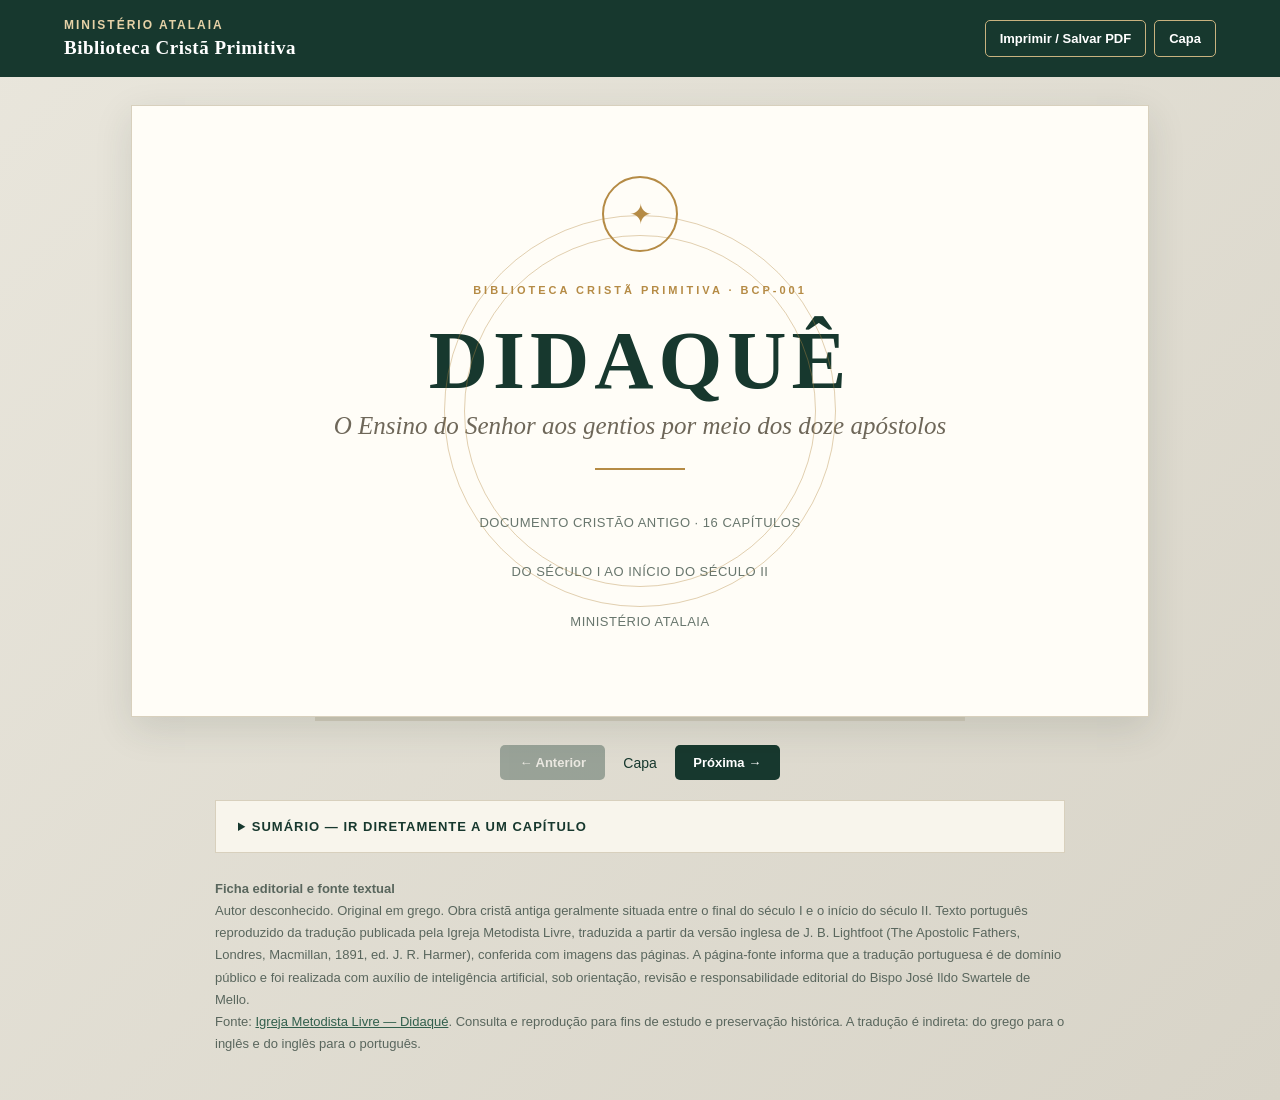
<file: flipbooks/BCP-001_Didaque_O_Ensino_dos_Doze_Apostolos.html>
<!DOCTYPE html>
<html lang="pt-BR">
<head>
<meta charset="UTF-8">
<meta name="viewport" content="width=device-width, initial-scale=1.0">
<meta name="theme-color" content="#172b25">
<title>BCP-001 — Didaquê | Biblioteca Cristã Primitiva</title>
<style>
:root{--ink:#1e2b25;--muted:#68766d;--gold:#b58b45;--paper:#fffdf7;--bg:#e9e6dc;--green:#17382e}
*{box-sizing:border-box}body{margin:0;background:linear-gradient(135deg,#e9e6dc,#d8d4c8);color:var(--ink);font-family:Georgia,'Times New Roman',serif}
header{background:var(--green);color:#fff;padding:18px 5vw;display:flex;justify-content:space-between;align-items:center;gap:16px;flex-wrap:wrap}
.brand{font:600 12px Arial,sans-serif;letter-spacing:2px;color:#e6d2a7}.brand b{display:block;font:700 19px Georgia,serif;letter-spacing:.5px;color:#fff;margin-top:5px}
.tools{display:flex;gap:8px;flex-wrap:wrap}.tools button,.nav button{border:1px solid #c8b27f;background:transparent;color:inherit;padding:10px 14px;border-radius:5px;cursor:pointer;font:600 13px Arial}
.tools button:hover{background:#ffffff18}
main{max-width:1050px;margin:28px auto;padding:0 16px}
.cover,.page{background:var(--paper);box-shadow:0 12px 35px #29372c20;border:1px solid #d8d0bd}
.cover{min-height:610px;padding:70px 9%;display:flex;flex-direction:column;justify-content:center;text-align:center;position:relative;overflow:hidden}
.cover:before,.cover:after{content:"";position:absolute;border:1px solid #b58b4566;border-radius:50%;width:390px;height:390px;left:50%;top:50%;transform:translate(-50%,-50%);pointer-events:none}
.cover:after{width:350px;height:350px}
.seal{width:76px;height:76px;border:2px solid var(--gold);border-radius:50%;display:grid;place-items:center;margin:0 auto 32px;color:var(--gold);font-size:28px}
.kicker{font:700 11px Arial,sans-serif;letter-spacing:3px;color:var(--gold);text-transform:uppercase}
h1{font-size:clamp(48px,9vw,82px);letter-spacing:5px;margin:18px 0 4px;color:var(--green)}
.subtitle{font-size:clamp(18px,3vw,25px);font-style:italic;color:#6e6759}
.rule{width:90px;height:2px;background:var(--gold);margin:28px auto}
.cover p{font:13px/1.8 Arial,sans-serif;color:var(--muted);letter-spacing:.5px}
.page{display:none;min-height:610px;padding:55px clamp(24px,7vw,82px) 42px;line-height:1.85;font-size:19px}
.page.active{display:block;animation:fade .25s ease}@keyframes fade{from{opacity:.5;transform:translateY(5px)}to{opacity:1;transform:none}}
.page h2{font-size:30px;color:var(--green);margin:0 0 8px}.page .eyebrow{font:700 11px Arial,sans-serif;letter-spacing:2px;color:var(--gold);text-transform:uppercase}
.page p{margin:0 0 16px}.page .verse{padding-left:18px;border-left:2px solid #d6bd88;margin:18px 0}
.page .poem{margin:14px 0 20px 22px;line-height:1.65;font-style:italic}
.page .pagefoot{margin-top:34px;border-top:1px solid #e3ddcf;padding-top:12px;font:12px Arial,sans-serif;color:#8a8b7d;display:flex;justify-content:space-between}
.nav{display:flex;align-items:center;justify-content:center;gap:18px;margin:20px auto;color:var(--green);font:14px Arial,sans-serif}
.nav button{background:var(--green);color:#fff;border:0;min-width:105px}.nav button:disabled{opacity:.35;cursor:not-allowed}
.progress{height:4px;background:#cfc9b9;max-width:650px;margin:0 auto 24px}.progress span{display:block;height:100%;width:0;background:var(--gold);transition:width .2s}
.toc{background:#f8f5ec;border:1px solid #d8d0bd;padding:18px 22px;margin:0 auto 20px;max-width:850px}
.toc summary{cursor:pointer;font:700 13px Arial,sans-serif;letter-spacing:1px;color:var(--green)}
.tocgrid{display:grid;grid-template-columns:repeat(auto-fit,minmax(150px,1fr));gap:7px;margin-top:14px}
.tocgrid button{background:#fff;border:1px solid #ddd4c2;padding:9px;text-align:left;border-radius:3px;cursor:pointer;color:var(--ink);font:13px Arial}
.tocgrid button:hover{border-color:var(--gold)}
.source{max-width:850px;margin:25px auto 45px;color:#59665d;font:13px/1.7 Arial,sans-serif}
.source a{color:#315f4c}
@media(max-width:600px){header{padding:14px}.cover{min-height:570px;padding:55px 8%}.page{padding:34px 23px;min-height:570px;font-size:17px}.page h2{font-size:25px}.nav{gap:8px}.nav button{min-width:85px;padding:10px 9px}}
@media print{body{background:white}.tools,.nav,.progress,.toc,header{display:none!important}main{margin:0;padding:0}.cover,.page{display:block!important;box-shadow:none;border:0;min-height:0;page-break-after:always;padding:25mm 20mm}.page{font-size:12pt}.pagefoot{display:none!important}}
</style>
</head>
<body>
<header><div class="brand">MINISTÉRIO ATALAIA<b>Biblioteca Cristã Primitiva</b></div>
<div class="tools"><button onclick="window.print()">Imprimir / Salvar PDF</button><button onclick="goCover()">Capa</button></div></header>
<main>
<section class="cover" id="cover">
<div class="seal">✦</div><div class="kicker">Biblioteca Cristã Primitiva · BCP-001</div>
<h1>DIDAQUÊ</h1><div class="subtitle">O Ensino do Senhor aos gentios por meio dos doze apóstolos</div>
<div class="rule"></div><p>DOCUMENTO CRISTÃO ANTIGO · 16 CAPÍTULOS</p><p>DO SÉCULO I AO INÍCIO DO SÉCULO II</p><p>MINISTÉRIO ATALAIA</p>
</section>
<div class="progress"><span id="bar"></span></div>
<div class="nav"><button id="prev" onclick="move(-1)">← Anterior</button><span id="counter">Capa</span><button id="next" onclick="move(1)">Próxima →</button></div>
<details class="toc"><summary>SUMÁRIO — IR DIRETAMENTE A UM CAPÍTULO</summary><div class="tocgrid" id="toc"></div></details>
<div id="pages">
<section class="page"><div class="eyebrow">Didaquê · Capítulo 1</div><h2>Os dois caminhos</h2>
<p>1. Há dois caminhos, um da vida e um da morte, e há grande diferença entre os dois caminhos. O caminho da vida é este. Primeiro: amarás o Deus que te criou; segundo: o teu próximo como a ti mesmo (Mt 22.37-39). E tudo o que não queres que te aconteça, também tu não o faças a outro.</p>
<p>Ora, o ensino destas palavras é este. Abençoem os que os amaldiçoam (Lc 6.28), orem pelos seus inimigos e jejuem pelos que os perseguem (Mt 5.44); pois que mérito há, se vocês amam os que os amam? Os gentios também não fazem o mesmo (Mt 5.46-47)? Vocês, porém, amem os que os odeiam (Lc 6.27), e não terão inimigo.</p>
<p>Abstém-te dos desejos carnais e corporais. Se alguém te der um tapa na face direita, oferece-lhe também a outra (Mt 5.39), e serás perfeito; se alguém te obrigar a andar uma milha, vai com ele duas (Mt 5.41); se alguém te tirar a capa, dá-lhe também a túnica (Lc 6.29); se alguém te tomar o que é teu, não o peças de volta (Lc 6.30), pois nem sequer és capaz disso.</p>
<p>Dá a todo o que te pedir e não peças de volta (Lc 6.30); pois o Pai deseja que se dê a todos dos seus próprios dons. Bem-aventurado o que dá segundo o mandamento, pois é inocente. Ai daquele que recebe; pois, se alguém recebe tendo necessidade, é inocente; mas quem não tem necessidade prestará contas de por que e para que recebeu; e, posto na prisão, será interrogado sobre o que fez, e não sairá dali enquanto não devolver o último centavo (Mt 5.26).</p>
<p>Mas também a esse respeito foi dito: Que a tua esmola sue nas tuas mãos, até que saibas a quem dar.</p></section>

<section class="page"><div class="eyebrow">Didaquê · Capítulo 2</div><h2>O segundo mandamento</h2>
<p>2. E este é o segundo mandamento do ensino. Não matarás, não adulterarás, não corromperás meninos, não praticarás a imoralidade sexual, não furtarás, não praticarás magia, não praticarás feitiçaria, não matarás a criança por aborto nem a matarás depois de nascida, não cobiçarás os bens do teu próximo, não cometerás perjúrio, não darás falso testemunho, não falarás mal de ninguém, não guardarás rancor, não terás duplicidade de pensamento nem de língua; pois a língua dupla é laço de morte.</p>
<p>A tua palavra não será falsa nem vazia, mas cumprida em obras. Não serás avarento, nem saqueador, nem hipócrita, nem de mau gênio, nem soberbo. Não tramarás o mal contra o teu próximo.</p>
<p>Não odiarás ninguém; mas a uns repreenderás, por outros orarás, e a outros amarás mais do que a tua própria vida.</p></section>

<section class="page"><div class="eyebrow">Didaquê · Capítulo 3</div><h2>Fugir do mal e praticar o bem</h2>
<p>3. Meu filho, foge de todo mal e de tudo o que se parece com ele. Não sejas irascível, pois a ira leva ao homicídio; nem ciumento, nem briguento, nem colérico; pois de todas essas coisas nascem os homicídios.</p>
<p>Meu filho, não sejas lascivo, pois a lascívia leva à imoralidade; nem de fala obscena, nem de olhar altivo; pois de todas essas coisas nascem os adultérios.</p>
<p>Meu filho, não pratiques agouros, pois isso leva à idolatria; nem sejas encantador, nem astrólogo, nem mago, nem queiras ver essas coisas; pois de todas elas nasce a idolatria.</p>
<p>Meu filho, não sejas mentiroso, pois a mentira leva ao furto; nem avarento, nem vaidoso; pois de todas essas coisas nascem os furtos.</p>
<p>Meu filho, não sejas murmurador, pois isso leva à blasfêmia; nem arrogante, nem de maus pensamentos; pois de todas essas coisas nascem as blasfêmias.</p>
<p>Mas sê manso, pois os mansos herdarão a terra (Sl 37.11; Mt 5.5). Sê paciente, misericordioso, sem malícia, tranquilo e bondoso, temendo sempre as palavras que ouviste.</p>
<p>Não exaltarás a ti mesmo, nem darás lugar ao atrevimento na tua alma. A tua alma não se unirá aos soberbos, mas andarás com os justos e humildes. Receberás como bens os acontecimentos que te sobrevierem, sabendo que nada acontece sem Deus.</p></section>

<section class="page"><div class="eyebrow">Didaquê · Capítulo 4</div><h2>Deveres na comunidade</h2>
<p>4. Meu filho, noite e dia te lembrarás daquele que te fala a palavra de Deus e o honrarás como ao Senhor; pois onde se fala do senhorio, ali está o Senhor. Além disso, buscarás dia após dia a presença dos santos, para encontrares descanso nas palavras deles.</p>
<p>Não provocarás divisão, mas pacificarás os que contendem; julgarás com justiça; não farás acepção de pessoas ao repreender as transgressões. Não ficarás em dúvida se uma coisa acontecerá ou não.</p>
<p>Não sejas encontrado estendendo as mãos para receber e recolhendo-as na hora de dar. Se tiveres algo que passe pelas tuas mãos, darás um resgate pelos teus pecados. Não hesitarás em dar, nem murmurarás ao dar; pois saberás quem é o bom pagador da tua recompensa.</p>
<p>Não te afastarás de quem passa necessidade, mas repartirás tudo com o teu irmão e não dirás que coisa alguma é tua. Pois, se vocês são participantes em comum do que é imperecível, quanto mais das coisas perecíveis?</p>
<p>Não retirarás a mão do teu filho ou da tua filha, mas desde a juventude lhes ensinarás o temor de Deus. Não darás ordens com amargura ao teu servo ou à tua serva, que esperam no mesmo Deus que tu, para que não deixem de temer o Deus que está acima de ambos; pois ele não vem chamar os homens fazendo acepção de pessoas, mas vem para aqueles que o Espírito preparou.</p>
<p>E vocês, servos, sejam submissos aos seus senhores, como a uma imagem de Deus, com pudor e temor.</p>
<p>Odiarás toda hipocrisia e tudo o que não agrada ao Senhor. Nunca abandonarás os mandamentos do Senhor, mas guardarás o que recebeste, sem nada lhe acrescentar nem tirar. Na igreja, confessarás as tuas transgressões e não irás à oração com má consciência. Este é o caminho da vida.</p></section>

<section class="page"><div class="eyebrow">Didaquê · Capítulo 5</div><h2>O caminho da morte</h2>
<p>5. Mas o caminho da morte é este.</p>
<p>Antes de tudo, é mau e cheio de maldição: homicídios, adultérios, desejos impuros, imoralidades, furtos, idolatrias, artes mágicas, feitiçarias, roubos, falsos testemunhos, hipocrisias, duplicidade de coração, traição, soberba, malícia, obstinação, avareza, linguagem obscena, ciúme, atrevimento, altivez, jactância; perseguidores dos bons, que odeiam a verdade, amam a mentira, não reconhecem a recompensa da justiça, não se apegam ao bem nem ao juízo justo, vigilantes não para o bem, mas para o mal; dos quais estão longe a mansidão e a paciência; que amam as coisas vãs, buscam recompensa, não se compadecem do pobre, não se afadigam pelo oprimido de fadigas, não reconhecem aquele que os criou; assassinos de crianças, corruptores das criaturas de Deus, que se afastam do necessitado, oprimem o aflito, advogados dos ricos, juízes injustos dos pobres, inteiramente pecadores.</p>
<p>Que vocês sejam livrados, meus filhos, de todas essas coisas.</p></section>

<section class="page"><div class="eyebrow">Didaquê · Capítulo 6</div><h2>Fidelidade ao ensino</h2>
<p>6. Cuidem para que ninguém os desvie deste caminho da justiça, pois esse tal te ensina à parte de Deus. Pois, se és capaz de carregar todo o jugo do Senhor, serás perfeito; mas, se não és capaz, faze o que puderes. Quanto à comida, suporta o que puderes; mas abstém-te de modo absoluto da carne sacrificada aos ídolos, pois é culto a deuses mortos.</p></section>

<section class="page"><div class="eyebrow">Didaquê · Capítulo 7</div><h2>Sobre o batismo</h2>
<p>7. Quanto ao batismo, batizem assim. Tendo primeiro exposto todas estas coisas, batizem em nome do Pai e do Filho e do Espírito Santo (Mt 28.19), em água viva (corrente). Mas, se não tiveres água viva, batiza em outra água; e, se não puderes em água fria, em água morna. Mas, se não tiveres nem uma nem outra, derrama água sobre a cabeça três vezes, em nome do Pai e do Filho e do Espírito Santo.</p>
<p>E, antes do batismo, jejuem o que batiza e o que é batizado, e alguns outros que puderem; e ordenarás ao que vai ser batizado que jejue um ou dois dias antes.</p></section>

<section class="page"><div class="eyebrow">Didaquê · Capítulo 8</div><h2>Jejum e oração</h2>
<p>8. E que os seus jejuns não sejam com os hipócritas, pois eles jejuam no segundo e no quinto dia da semana; mas vocês jejuem no quarto dia e no dia da preparação (o sexto).</p>
<p>Nem orem como os hipócritas, mas, como o Senhor ordenou no seu evangelho, orem assim:</p>
<div class="poem">Pai nosso, que estás no céu,<br>santificado seja o teu nome;<br>venha o teu Reino;<br>seja feita a tua vontade,<br>assim no céu como na terra;<br>o pão nosso de cada dia nos dá hoje;<br>e perdoa-nos a nossa dívida,<br>assim como nós também perdoamos aos nossos devedores;<br>e não nos deixes cair em tentação,<br>mas livra-nos do maligno;<br>pois teu é o poder e a glória para todo o sempre (Mt 6.9-13).</div>
<p>Orem assim três vezes por dia.</p></section>

<section class="page"><div class="eyebrow">Didaquê · Capítulo 9</div><h2>A ação de graças eucarística</h2>
<p>9. Quanto à ação de graças eucarística, deem graças assim. Primeiro, quanto ao cálice:</p>
<div class="poem">Nós te damos graças, ó nosso Pai,<br>pela santa videira de Davi, teu filho,<br>que nos deste a conhecer<br>por meio de Jesus, teu Filho;<br>tua é a glória para todo o sempre.</div>
<p>Depois, quanto ao pão partido:</p>
<div class="poem">Nós te damos graças, ó nosso Pai,<br>pela vida e pelo conhecimento<br>que nos deste a conhecer<br>por meio de Jesus, teu Filho;<br>tua é a glória para todo o sempre.<br>Assim como este pão partido estava disperso sobre os montes<br>e, reunido, tornou-se um só,<br>assim seja reunida a tua igreja<br>desde os confins da terra no teu reino;<br>pois tua é a glória e o poder,<br>por meio de Jesus Cristo, para todo o sempre.</div>
<p>Mas ninguém coma nem beba desta ação de graças eucarística, senão os que foram batizados em nome do Senhor; pois também a respeito disso o Senhor disse: Não deem aos cães o que é santo (Mt 7.6).</p></section>

<section class="page"><div class="eyebrow">Didaquê · Capítulo 10</div><h2>Ação de graças depois da refeição</h2>
<p>10. E, depois de saciados, deem graças assim:</p>
<div class="poem">Nós te damos graças, Pai santo,<br>pelo teu santo nome,<br>que fizeste habitar em nossos corações,<br>e pelo conhecimento, pela fé e pela imortalidade<br>que nos deste a conhecer<br>por meio de Jesus, teu Filho;<br>tua é a glória para todo o sempre.</div>
<p>Tu, Soberano Todo-Poderoso, criaste todas as coisas por causa do teu nome e deste aos homens comida e bebida para que as desfrutassem, a fim de que te rendessem graças; mas a nós concedeste comida e bebida espirituais e a vida eterna por meio do teu Filho.</p>
<p>Acima de tudo, nós te damos graças porque és poderoso; tua é a glória para todo o sempre.</p>
<div class="poem">Lembra-te, Senhor, da tua igreja,<br>para livrá-la de todo mal<br>e aperfeiçoá-la no teu amor;<br>e reúne-a dos quatro ventos,<br>a igreja que foi santificada,<br>no teu reino, que lhe preparaste;<br>pois teu é o poder e a glória para todo o sempre.</div>
<div class="poem">Venha a graça, e passe este mundo.<br>Hosana ao Deus de Davi.<br>Se alguém é santo, venha;<br>se alguém não é, arrependa-se.<br>Maranata. Amém.</div>
<p>Mas permitam aos profetas dar graças quanto quiserem.</p></section>

<section class="page"><div class="eyebrow">Didaquê · Capítulo 11</div><h2>Apóstolos e profetas</h2>
<p>11. Portanto, quem vier e lhes ensinar todas estas coisas que foram ditas acima, recebam-no; mas, se o próprio mestre se desviar e ensinar outra doutrina, para destruir esta, não o ouçam; mas, se for para aumentar a justiça e o conhecimento do Senhor, recebam-no como ao Senhor.</p>
<p>Quanto aos apóstolos e profetas, procedam segundo a ordem do evangelho. Todo apóstolo que vier a vocês seja recebido como o Senhor; mas não ficará mais de um só dia, ou, se houver necessidade, também um segundo; mas, se ficar três dias, é falso profeta.</p>
<p>E, quando partir, o apóstolo não receba nada além de pão, até encontrar abrigo; mas, se pedir dinheiro, é falso profeta.</p>
<p>E nenhum profeta que fala no Espírito vocês devem pôr à prova nem julgar; pois todo pecado será perdoado, mas este pecado não será perdoado (Mt 12.31).</p>
<p>Contudo, nem todo aquele que fala no Espírito é profeta, mas somente se tiver os costumes do Senhor. Pelos seus costumes, portanto, serão reconhecidos o falso profeta e o profeta.</p>
<p>E nenhum profeta que, no Espírito, mandar preparar uma mesa comerá dela; do contrário, é falso profeta. E todo profeta que ensina a verdade, se não pratica o que ensina, é falso profeta.</p>
<p>E todo profeta aprovado e verdadeiro, que faz algo como mistério visível que representa a igreja, mas não ensina vocês a fazer tudo o que ele mesmo faz, não será julgado por vocês; ele tem o seu julgamento diante de Deus; pois do mesmo modo fizeram também os profetas antigos.</p>
<p>E, se alguém disser no Espírito: Dê-me dinheiro ou qualquer outra coisa, não o ouçam; mas, se mandar dar em favor de outros que estão em necessidade, ninguém o julgue.</p></section>

<section class="page"><div class="eyebrow">Didaquê · Capítulo 12</div><h2>Acolhimento dos viajantes</h2>
<p>12. Mas todo aquele que vier em nome do Senhor seja recebido; e depois, tendo-o posto à prova, vocês o conhecerão, pois terão discernimento à direita e à esquerda.</p>
<p>Se quem chega é um viajante, ajudem-no quanto puderem; mas ele não ficará com vocês mais de dois ou três dias, se for necessário.</p>
<p>Mas, se quiser estabelecer-se entre vocês e for artesão, trabalhe e coma o seu pão. Mas, se não tiver ofício, providenciem, segundo a sabedoria de vocês, como viverá entre vocês como cristão, mas não na ociosidade.</p>
<p>Se não quiser fazer isso, está fazendo comércio de Cristo. Guardem-se de tais pessoas.</p></section>

<section class="page"><div class="eyebrow">Didaquê · Capítulo 13</div><h2>Sustento dos profetas e mestres</h2>
<p>13. Mas todo verdadeiro profeta que quiser estabelecer-se entre vocês é digno do seu alimento. Do mesmo modo, também o verdadeiro mestre é digno, como o trabalhador, do seu alimento (Mt 10.10).</p>
<p>Tomarás, pois, todas as primícias dos produtos do lagar e da eira, dos teus bois e das tuas ovelhas, e as darás como primícias aos profetas; pois eles são os seus sumos sacerdotes. Mas, se vocês não tiverem profeta, deem-nas aos pobres.</p>
<p>Se fizeres pão, toma as primícias e dá segundo o mandamento. Do mesmo modo, quando abrires uma jarra de vinho ou de azeite, toma as primícias e dá aos profetas; e também do dinheiro, das roupas e de todo bem, toma as primícias, como te parecer bem, e dá segundo o mandamento.</p></section>

<section class="page"><div class="eyebrow">Didaquê · Capítulo 14</div><h2>A reunião no dia do Senhor</h2>
<p>14. E no dia do Senhor reúnam-se, partam o pão e deem graças, depois de confessarem as suas transgressões, para que o sacrifício de vocês seja puro.</p>
<p>E ninguém que tenha desavença com o seu companheiro se junte à assembleia de vocês, até que se reconciliem, para que o sacrifício de vocês não seja profanado; pois este é o sacrifício de que o Senhor falou: Em todo lugar e em todo tempo, ofereçam-me um sacrifício puro; porque eu sou grande Rei, diz o Senhor, e o meu nome é admirável entre as nações (Ml 1.11, 14).</p></section>

<section class="page"><div class="eyebrow">Didaquê · Capítulo 15</div><h2>Bispos, diáconos e correção fraterna</h2>
<p>15. Escolham, pois, para si bispos e diáconos dignos do Senhor, homens mansos, que não amem o dinheiro, verdadeiros e aprovados; pois também eles prestam a vocês o serviço dos profetas e mestres. Portanto, não os desprezem; pois eles são, entre vocês, os honrados, juntamente com os profetas e mestres.</p>
<p>E repreendam-se uns aos outros, não com ira, mas em paz, como encontram no evangelho; e ninguém fale com quem tiver ofendido o seu próximo, nem ouça uma palavra de vocês, até que se arrependa. Quanto às suas orações, às suas esmolas e a todas as suas ações, façam-nas como encontram no evangelho de nosso Senhor.</p></section>

<section class="page"><div class="eyebrow">Didaquê · Capítulo 16</div><h2>Vigilância e a vinda do Senhor</h2>
<p>16. Vigiem pela vida de vocês; que as suas lâmpadas não se apaguem e os seus lombos não estejam descingidos (Lc 12.35), mas estejam preparados; pois vocês não sabem a hora em que vem o nosso Senhor (Mt 24.42). E reúnam-se com frequência, buscando o que convém às suas almas; pois todo o tempo da fé de vocês de nada lhes aproveitará, se não forem aperfeiçoados no último tempo.</p>
<p>Pois nos últimos dias os falsos profetas e os corruptores se multiplicarão, as ovelhas se transformarão em lobos, e o amor se transformará em ódio. Pois, aumentando a iniquidade, odiarão uns aos outros, perseguirão e trairão (Mt 24.10-12). E então o enganador do mundo aparecerá como filho de Deus, e fará sinais e prodígios, e a terra será entregue nas suas mãos, e ele cometerá iniquidades que nunca houve desde o princípio do mundo.</p>
<p>Então toda a humanidade criada virá ao fogo da prova, e muitos se escandalizarão e perecerão; mas os que perseverarem na sua fé serão salvos pela própria Maldição.</p>
<p>E então aparecerão os sinais da verdade: primeiro, o sinal de uma abertura no céu; depois, o sinal do som de trombeta; e, em terceiro lugar, a ressurreição dos mortos; não de todos, porém, mas como foi dito: Virá o Senhor, e todos os santos com ele (Zc 14.5). Então o mundo verá o Senhor vindo sobre as nuvens do céu (Mt 24.30).</p></section>
</div>
<div class="source">
<strong>Ficha editorial e fonte textual</strong><br>
Autor desconhecido. Original em grego. Obra cristã antiga geralmente situada entre o final do século I e o início do século II. Texto português reproduzido da tradução publicada pela Igreja Metodista Livre, traduzida a partir da versão inglesa de J. B. Lightfoot (The Apostolic Fathers, Londres, Macmillan, 1891, ed. J. R. Harmer), conferida com imagens das páginas. A página-fonte informa que a tradução portuguesa é de domínio público e foi realizada com auxílio de inteligência artificial, sob orientação, revisão e responsabilidade editorial do Bispo José Ildo Swartele de Mello.<br>
Fonte: <a href="https://metodistalivre.org.br/pais-apostolicos-didaque/" target="_blank" rel="noopener">Igreja Metodista Livre — Didaqué</a>. Consulta e reprodução para fins de estudo e preservação histórica. A tradução é indireta: do grego para o inglês e do inglês para o português.
</div>
</main>
<script>
const cover=document.getElementById('cover'), pages=[...document.querySelectorAll('.page')], total=pages.length;
let current=-1;
const titles=['Os dois caminhos','O segundo mandamento','Fugir do mal e praticar o bem','Deveres na comunidade','O caminho da morte','Fidelidade ao ensino','Sobre o batismo','Jejum e oração','A ação de graças eucarística','Ação de graças depois da refeição','Apóstolos e profetas','Acolhimento dos viajantes','Sustento dos profetas e mestres','A reunião no dia do Senhor','Bispos, diáconos e correção fraterna','Vigilância e a vinda do Senhor'];
const toc=document.getElementById('toc');
titles.forEach((t,i)=>{const b=document.createElement('button');b.textContent=`${String(i+1).padStart(2,'0')} · ${t}`;b.onclick=()=>show(i);toc.appendChild(b)});
function show(n){current=n;cover.style.display=n===-1?'flex':'none';pages.forEach((p,i)=>p.classList.toggle('active',i===n));document.getElementById('counter').textContent=n===-1?'Capa':`Capítulo ${n+1} de ${total}`;document.getElementById('prev').disabled=n===-1;document.getElementById('next').disabled=n===total-1;document.getElementById('next').textContent=n===total-1?'Fim':'Próxima →';document.getElementById('bar').style.width=(n<0?0:(n+1)/total*100)+'%';window.scrollTo({top:0,behavior:'smooth'})}
function move(d){if(current===-1&&d>0)show(0);else show(Math.max(-1,Math.min(total-1,current+d)))}
function goCover(){show(-1)}
document.addEventListener('keydown',e=>{if(e.key==='ArrowRight')move(1);if(e.key==='ArrowLeft')move(-1)});
show(-1);
</script>
</body></html>
</file>
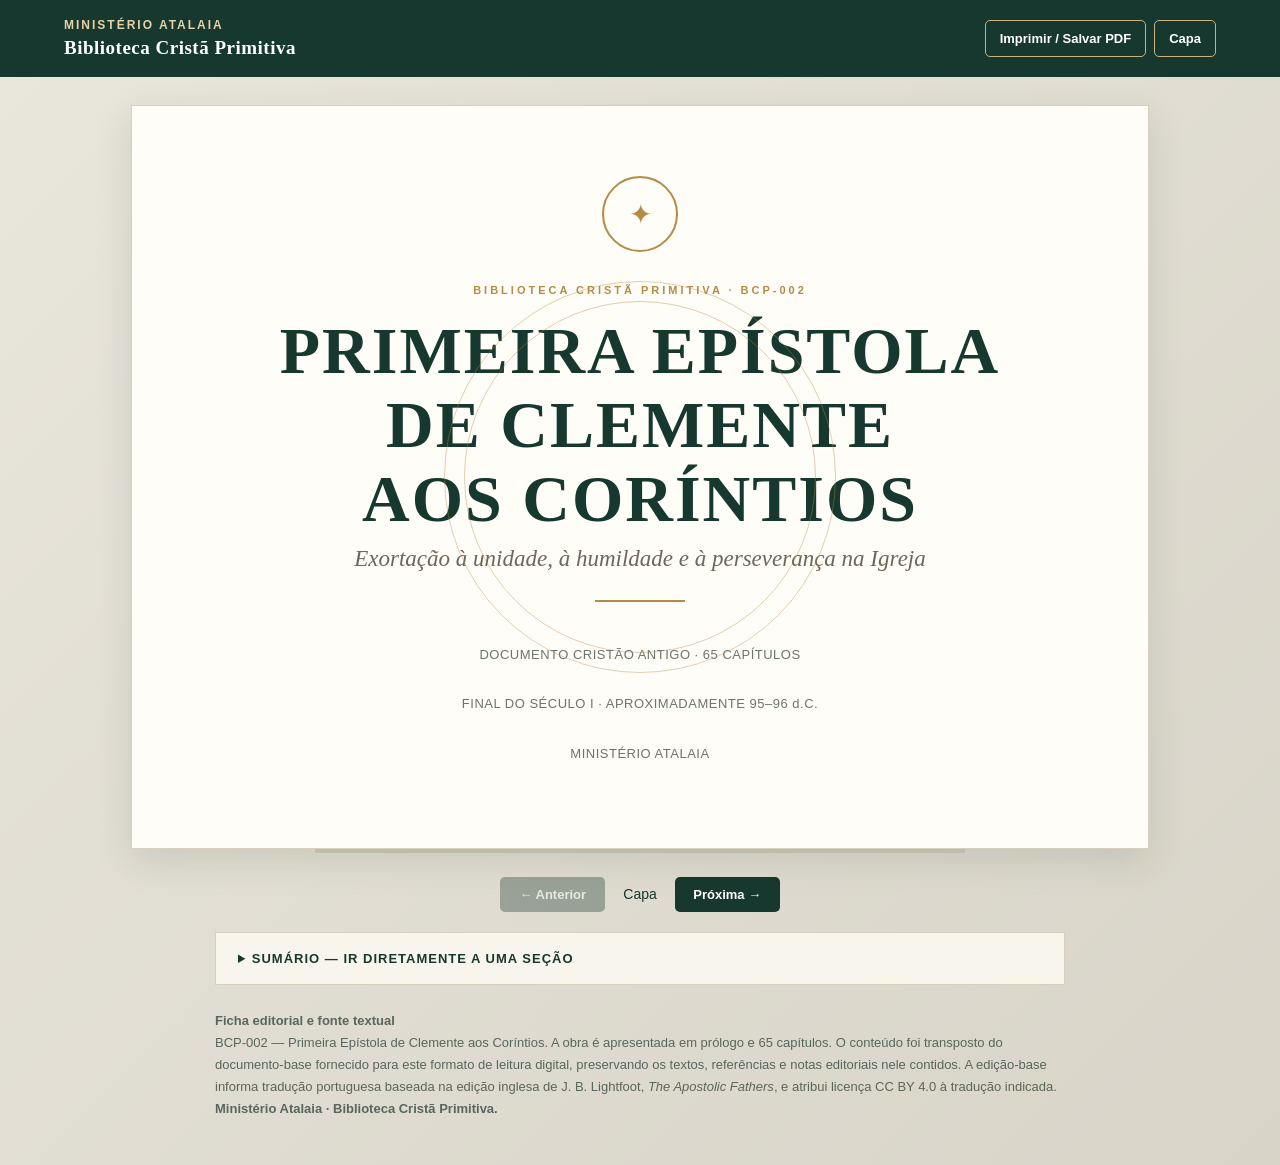
<file: flipbooks/BCP-002_Primeira_Epistola_de_Clemente.html>
<!DOCTYPE html>
<html lang="pt-BR">
<head>
<meta charset="UTF-8">
<meta name="viewport" content="width=device-width, initial-scale=1.0">
<meta name="theme-color" content="#172b25">
<title>BCP-002 — Primeira Epístola de Clemente aos Coríntios | Biblioteca Cristã Primitiva</title>
<style>
:root{--ink:#1e2b25;--muted:#68766d;--gold:#b58b45;--paper:#fffdf7;--bg:#e9e6dc;--green:#17382e}
*{box-sizing:border-box}body{margin:0;background:linear-gradient(135deg,#e9e6dc,#d8d4c8);color:var(--ink);font-family:Georgia,'Times New Roman',serif}
header{background:var(--green);color:#fff;padding:18px 5vw;display:flex;justify-content:space-between;align-items:center;gap:16px;flex-wrap:wrap}
.brand{font:600 12px Arial,sans-serif;letter-spacing:2px;color:#e6d2a7}.brand b{display:block;font:700 19px Georgia,serif;letter-spacing:.5px;color:#fff;margin-top:5px}
.tools{display:flex;gap:8px;flex-wrap:wrap}.tools button,.nav button{border:1px solid #c8b27f;background:transparent;color:inherit;padding:10px 14px;border-radius:5px;cursor:pointer;font:600 13px Arial}
.tools button:hover{background:#ffffff18}
main{max-width:1050px;margin:28px auto;padding:0 16px}
.cover,.page{background:var(--paper);box-shadow:0 12px 35px #29372c20;border:1px solid #d8d0bd}
.cover{min-height:610px;padding:70px 9%;display:flex;flex-direction:column;justify-content:center;text-align:center;position:relative;overflow:hidden}
.cover:before,.cover:after{content:"";position:absolute;border:1px solid #b58b4566;border-radius:50%;width:390px;height:390px;left:50%;top:50%;transform:translate(-50%,-50%);pointer-events:none}
.cover:after{width:350px;height:350px}
.seal{width:76px;height:76px;border:2px solid var(--gold);border-radius:50%;display:grid;place-items:center;margin:0 auto 32px;color:var(--gold);font-size:28px}
.kicker{font:700 11px Arial,sans-serif;letter-spacing:3px;color:var(--gold);text-transform:uppercase}
h1{font-size:clamp(34px,7vw,66px);letter-spacing:2px;line-height:1.12;margin:18px 0 10px;color:var(--green)}
.subtitle{font-size:clamp(17px,2.8vw,23px);font-style:italic;color:#6e6759}
.rule{width:90px;height:2px;background:var(--gold);margin:28px auto}
.cover p{font:13px/1.8 Arial,sans-serif;color:var(--muted);letter-spacing:.5px}
.page{display:none;min-height:610px;padding:55px clamp(24px,7vw,82px) 42px;line-height:1.85;font-size:18px}
.page.active{display:block;animation:fade .25s ease}@keyframes fade{from{opacity:.5;transform:translateY(5px)}to{opacity:1;transform:none}}
.page h2{font-size:30px;line-height:1.25;color:var(--green);margin:0 0 18px}.page h3{font-size:20px;color:#6e6759;font-weight:normal;font-style:italic;margin:0 0 20px}
.page .eyebrow{font:700 11px Arial,sans-serif;letter-spacing:2px;color:var(--gold);text-transform:uppercase;margin-bottom:10px}
.page p{margin:0 0 16px}.page .note{background:#f8f5ec;border-left:2px solid #d6bd88;padding:10px 14px;font-size:.92em;color:#59665d}
.page .pagefoot{margin-top:34px;border-top:1px solid #e3ddcf;padding-top:12px;font:12px Arial,sans-serif;color:#8a8b7d;display:flex;justify-content:space-between}
.nav{display:flex;align-items:center;justify-content:center;gap:18px;margin:20px auto;color:var(--green);font:14px Arial,sans-serif}
.nav button{background:var(--green);color:#fff;border:0;min-width:105px}.nav button:disabled{opacity:.35;cursor:not-allowed}
.progress{height:4px;background:#cfc9b9;max-width:650px;margin:0 auto 24px}.progress span{display:block;height:100%;width:0;background:var(--gold);transition:width .2s}
.toc{background:#f8f5ec;border:1px solid #d8d0bd;padding:18px 22px;margin:0 auto 20px;max-width:850px}
.toc summary{cursor:pointer;font:700 13px Arial,sans-serif;letter-spacing:1px;color:var(--green)}
.tocgrid{display:grid;grid-template-columns:repeat(auto-fit,minmax(190px,1fr));gap:7px;margin-top:14px}
.tocgrid button{background:#fff;border:1px solid #ddd4c2;padding:9px;text-align:left;border-radius:3px;cursor:pointer;color:var(--ink);font:13px Arial}
.tocgrid button:hover{border-color:var(--gold)}
.source{max-width:850px;margin:25px auto 45px;color:#59665d;font:13px/1.7 Arial,sans-serif}
.source a{color:#315f4c}
@media(max-width:600px){header{padding:14px}.cover{min-height:570px;padding:55px 8%}.page{padding:34px 23px;min-height:570px;font-size:17px}.page h2{font-size:25px}.nav{gap:8px}.nav button{min-width:85px;padding:10px 9px}}
@media print{body{background:white}.tools,.nav,.progress,.toc,header{display:none!important}main{margin:0;padding:0}.cover,.page{display:block!important;box-shadow:none;border:0;min-height:0;page-break-after:always;padding:25mm 20mm}.page{font-size:12pt}.pagefoot{display:none!important}}
</style>
</head>
<body>
<header><div class="brand">MINISTÉRIO ATALAIA<b>Biblioteca Cristã Primitiva</b></div>
<div class="tools"><button onclick="window.print()">Imprimir / Salvar PDF</button><button onclick="goCover()">Capa</button></div></header>
<main>
<section class="cover" id="cover">
<div class="seal">✦</div><div class="kicker">Biblioteca Cristã Primitiva · BCP-002</div>
<h1>PRIMEIRA EPÍSTOLA<br>DE CLEMENTE<br>AOS CORÍNTIOS</h1>
<div class="subtitle">Exortação à unidade, à humildade e à perseverança na Igreja</div>
<div class="rule"></div><p>DOCUMENTO CRISTÃO ANTIGO · 65 CAPÍTULOS</p><p>FINAL DO SÉCULO I · APROXIMADAMENTE 95–96 d.C.</p><p>MINISTÉRIO ATALAIA</p>
</section>
<div class="progress"><span id="bar"></span></div>
<div class="nav"><button id="prev" onclick="move(-1)">← Anterior</button><span id="counter">Capa</span><button id="next" onclick="move(1)">Próxima →</button></div>
<details class="toc"><summary>SUMÁRIO — IR DIRETAMENTE A UMA SEÇÃO</summary><div class="tocgrid" id="toc"></div></details>
<div id="pages">

<section class="page">
  <div class="eyebrow">BCP-002 · Apresentação</div>
  <h2>Prólogo</h2>
  <h3>Saudação da Igreja de Roma à Igreja de Corinto</h3>
  <p>A Igreja de Deus que peregrina em Roma, à Igreja de Deus que peregrina em Corinto, aos chamados e santificados pela vontade de Deus por meio de nosso Senhor Jesus Cristo. A graça e a paz de Deus Todo-Poderoso, por meio de Jesus Cristo, vos sejam multiplicadas.</p>
  <p>Identificação histórica</p><p>● Autor tradicional: Clemente de Roma. ● Data aproximada: 95–96 d.C. ● Destinatários: Igreja de Corinto. ● Idioma original: Grego. ● Natureza: Carta cristã da literatura patrística.</p><p>Fonte e crédito da tradução: Didasteia, tradução portuguesa baseada na edição inglesa de J. B. Lightfoot, The Apostolic Fathers. Licença CC BY 4.0.</p><p>Consultar a edição integral no Didasteia.</p>
  <div class="pagefoot"><span>Biblioteca Cristã Primitiva</span><span>BCP-002</span></div>
</section>


<section class="page">
  <div class="eyebrow">Primeira Epístola de Clemente · Capítulo 1</div>
  <h2>A antiga condição da Igreja de Corinto</h2>
  <p>Por causa das calamidades e reveses súbitos e sucessivos que nos sobrevieram, irmãos, julgamos ter sido um tanto lentos em atender às questões disputadas entre vós, caríssimos, e à sedição detestável e ímpia, tão alheia e estranha aos eleitos de Deus, que umas poucas pessoas temerárias e obstinadas acenderam a tal ponto de loucura que o vosso nome, outrora venerado, famoso e amado por todos os homens, foi gravemente injuriado.</p><p>Pois quem, tendo estado entre vós, não aprovou a vossa fé tão virtuosa e firme? Quem não admirou a vossa piedade sóbria e moderada em Cristo? Quem não divulgou a vossa magnífica disposição para a hospitalidade? Quem não vos felicitou pelo vosso conhecimento perfeito e seguro?</p><p>Pois fazíeis tudo sem acepção de pessoas e andáveis segundo as ordenanças de Deus, submetendo-vos aos vossos chefes e prestando aos anciãos que estão entre vós a honra que lhes é devida.</p><p>Aos jovens recomendáveis pensamentos moderados e dignos; e às mulheres ordenáveis que cumprissem todos os seus deveres com consciência irrepreensível, digna e pura, amando os seus maridos como convém; e lhes ensináveis a manter-se na regra da obediência e a governar com dignidade os assuntos da casa, com toda a discrição.</p><p class="note"><strong>Referência histórica:</strong> Clemente de Roma, Primeira Epístola aos Coríntios, capítulo 1.</p><p class="note"><strong>Fonte da tradução:</strong> Didasteia, baseada em J. B. Lightfoot, The Apostolic Fathers. Licença CC BY 4.0.</p>
  <div class="pagefoot"><span>Ministério Atalaia · BCP-002</span><span>Capítulo 1</span></div>
</section>
<section class="page">
  <div class="eyebrow">Primeira Epístola de Clemente · Capítulo 2</div>
  <h2>A antiga virtude da comunidade</h2>
  <p>Vós éreis todos humildes de espírito e livres de arrogância, mais dispostos a obedecer do que a ordenar, mais alegres em dar do que em receber. Contentáveis-vos com as provisões que Deus vos concedia e guardáveis cuidadosamente as palavras de Cristo em vosso coração.</p><p>A sua paixão estava diante dos vossos olhos. Assim, uma paz profunda e gloriosa havia sido concedida a todos, juntamente com um desejo insaciável de fazer o bem. Uma abundante efusão do Espírito Santo estava sobre todos vós.</p><p>Cheios de santa determinação, estendíeis as mãos para o Deus Todo-Poderoso, suplicando-lhe misericórdia caso tivésseis cometido alguma falta involuntária.</p><p>Dia e noite, lutáveis por toda a comunidade dos irmãos, para que o número dos seus escolhidos fosse preservado com misericórdia e consciência tranquila.</p><p>Éreis sinceros e simples uns para com os outros, sem guardar ressentimentos. Toda rebelião e toda divisão eram abomináveis para vós.</p><p>Choráveis pelas faltas dos vossos próximos, considerando as suas deficiências como se fossem vossas.</p><p>Não vos arrependíeis de fazer o bem, mas estáveis prontos para toda boa obra.</p><p>Adornados por uma vida virtuosa e honrada, realizáveis todas as coisas no temor de Deus. Os mandamentos e os ensinamentos do Senhor estavam escritos nas tábuas do vosso coração.</p><p class="note"><strong>Nota editorial</strong> : texto em português apresentado em redação de leitura, não como transcrição literal certificada de uma tradução específica.</p><p>Referência: 1 Clemente, capítulo 2.</p>
  <div class="pagefoot"><span>Ministério Atalaia · BCP-002</span><span>Capítulo 2</span></div>
</section>
<section class="page">
  <div class="eyebrow">Primeira Epístola de Clemente · Capítulo 3</div>
  <h2>O triste estado da Igreja de Corinto após o surgimento da inveja e da rivalidade</h2>
  <p>Toda honra e felicidade vos haviam sido concedidas. Então se cumpriu aquilo que está escrito:</p><p>“Meu amado comeu, bebeu, cresceu e engordou, e deu coices.”</p><p>Por isso surgiram a rivalidade e a inveja, as contendas e as divisões, as perseguições e a desordem, a guerra e o cativeiro.</p><p>Assim, os indignos se levantaram contra os honrados; os de pouca reputação contra os respeitados; os insensatos contra os sábios; e os jovens contra os mais velhos.</p><p>Por essa razão, a justiça e a paz se afastaram de vós. Cada um abandonou o temor de Deus e se tornou enfraquecido na fé; já não caminhava segundo os mandamentos estabelecidos por Ele, nem vivia de maneira digna de Cristo.</p><p>Em vez disso, cada um passou a seguir os desejos perversos do próprio coração, alimentando uma inveja injusta e ímpia, pela qual também a morte entrou no mundo.</p><p>Referência bíblica mencionada: Deuteronômio 32:15; Sabedoria 2:24.</p><p class="note"><strong>Ensinamento central:</strong> A inveja e a rivalidade destroem a comunhão. Quando o orgulho toma o lugar da humildade, a paz e a justiça deixam de governar a comunidade cristã.</p><p>Texto em português organizado em redação de leitura, com base no texto antigo de 1 Clemente. Não é transcrição literal de uma edição portuguesa específica.</p><p class="note"><strong>Fonte de conferência:</strong> 1 Clemente — Capítulo 3.</p><p>Ad Fontes Library+1</p>
  <div class="pagefoot"><span>Ministério Atalaia · BCP-002</span><span>Capítulo 3</span></div>
</section>
<section class="page">
  <div class="eyebrow">Primeira Epístola de Clemente · Capítulo 4</div>
  <h2>Os exemplos da inveja nos tempos antigos</h2>
  <p>Pois assim está escrito: E aconteceu, depois de alguns dias, que Caim ofereceu a Deus um sacrifício dos frutos da terra, e Abel também ofereceu dos primogênitos das ovelhas e da sua gordura.</p><p>E Deus olhou para Abel e para os seus dons, mas para Caim e para os seus sacrifícios não atentou.</p><p>E Caim entristeceu-se muito, e o seu rosto decaiu.</p><p>E Deus disse a Caim: Por que estás tão triste e por que decaiu o teu rosto? Se ofereceste corretamente, mas não repartiste corretamente, não pecaste? Fica em paz.</p><p>Para ti se voltará o seu desejo, e tu o dominarás.</p><p>E Caim disse a Abel, seu irmão: Vamos à planície. E aconteceu que, estando eles na planície, Caim se levantou contra Abel, seu irmão, e o matou.</p><p>Vedes, irmãos: o ciúme e a inveja produziram um fratricídio.</p><p>Por causa do ciúme, nosso pai Jacó fugiu da presença de Esaú, seu irmão.</p><p>O ciúme fez José ser perseguido até a morte e chegar à escravidão.</p><p>O ciúme obrigou Moisés a fugir da presença do faraó, rei do Egito, quando um homem do seu próprio povo lhe disse: Quem te constituiu juiz ou árbitro sobre nós? Queres matar-me, como ontem mataste o egípcio?</p><p>Por causa do ciúme, Aarão e Maria tiveram de ficar fora do acampamento.</p><p>O ciúme fez Datã e Abirão descerem vivos à morada dos mortos, porque se sublevaram contra Moisés, o servo de Deus.</p><p>Por causa do ciúme, Davi foi invejado não só pelos filisteus, mas também perseguido por Saul, rei de Israel.</p><p class="note"><strong>Ensinamento central:</strong> A inveja não é um sentimento inofensivo. Quando alimentada, pode transformar-se em rivalidade, perseguição e até violência. Clemente usa exemplos das Escrituras para advertir a Igreja contra esse mal.</p><p>Fonte: Didasteia, 1 Clemente, capítulo 4. Tradução baseada em J. B. Lightfoot, sob licença CC BY 4.0. Consultar texto e licença da edição.</p>
  <div class="pagefoot"><span>Ministério Atalaia · BCP-002</span><span>Capítulo 4</span></div>
</section>
<section class="page">
  <div class="eyebrow">Primeira Epístola de Clemente · Capítulo 5</div>
  <h2>Os exemplos dos apóstolos Pedro e Paulo</h2>
  <p>Deixando agora os exemplos dos tempos antigos, aproximemo-nos daqueles que viveram mais perto de nós. Consideremos os nobres exemplos pertencentes à nossa própria geração.</p><p>Por causa da inveja e do ciúme, os maiores e mais justos pilares da Igreja foram perseguidos e chegaram até à morte.</p><p>Consideremos os bons apóstolos:</p><p>Pedro, que, por causa de uma inveja injusta, suportou não apenas um ou dois, mas numerosos sofrimentos. Depois de dar testemunho da sua fé, partiu para o lugar de glória que lhe estava preparado.</p><p>Paulo, por causa da inveja e das contendas, apresentou por seu exemplo o prêmio da perseverança.</p><p>Depois de ter sido preso sete vezes, obrigado a fugir, apedrejado e de ter anunciado o Evangelho tanto no Oriente como no Ocidente, alcançou a nobre recompensa da sua fé.</p><p>Ensinou a justiça ao mundo inteiro e chegou aos limites extremos do Ocidente. Depois de dar testemunho diante das autoridades, deixou este mundo e foi para o lugar santo, tornando-se um notável exemplo de perseverança.</p><p>Vede como, em pouco tempo, o fruto da perseverança amadurece.</p><p>Ensinamento central</p><p>Clemente apresenta Pedro e Paulo como exemplos de fidelidade a Cristo diante das perseguições. A verdadeira fé não é demonstrada apenas em tempos de tranquilidade, mas também na perseverança diante do sofrimento.</p><p>Referência: 1 Clemente 5:1–6.</p><p class="note"><strong>Fonte de conferência:</strong> J. B. Lightfoot, The Apostolic Fathers, tradução histórica em domínio público. Texto apresentado em português em redação de leitura.</p>
  <div class="pagefoot"><span>Ministério Atalaia · BCP-002</span><span>Capítulo 5</span></div>
</section>
<section class="page">
  <div class="eyebrow">Primeira Epístola de Clemente · Capítulo 6</div>
  <h2>Outros exemplos de perseguição e fidelidade</h2>
  <p>A estes homens de vida santa juntou-se uma grande multidão dos eleitos, os quais, tendo suportado muitas afrontas e tormentos, por causa da inveja deram entre nós um exemplo extraordinário de perseverança.</p><p>Por causa da inveja, mulheres foram perseguidas e, depois de sofrerem insultos cruéis e indignos, como as Danaides e Dirces, alcançaram com segurança o objetivo da corrida da fé e receberam uma nobre recompensa, embora fossem frágeis em seu corpo.</p><p>A inveja afastou esposas de seus maridos e alterou aquela declaração de nosso pai Adão:</p><p>&quot;Esta é agora osso dos meus ossos e carne da minha carne.&quot;</p><p>A inveja e a contenda derrubaram grandes cidades e arrancaram povos inteiros de seus lugares.</p><p>Ensinamento central</p><p>Clemente mostra que a inveja não destrói apenas relacionamentos individuais. Ela pode atingir famílias, comunidades e até nações inteiras.</p><p>O testemunho daqueles que sofreram perseguições demonstra que a fidelidade a Deus deve permanecer firme mesmo diante das maiores dificuldades.</p><p>Referência: 1 Clemente 6:1–4. Texto em português em redação de leitura, baseado na tradução histórica de J. B. Lightfoot.</p><p>Fonte para conferência: 1 Clemente — Capítulo 6, CCEL.</p><p>Christian Classics Ethereal Library+1</p>
  <div class="pagefoot"><span>Ministério Atalaia · BCP-002</span><span>Capítulo 6</span></div>
</section>
<section class="page">
  <div class="eyebrow">Primeira Epístola de Clemente · Capítulo 7</div>
  <h2>O chamado ao arrependimento</h2>
  <p>Amados irmãos, escrevemos estas coisas não apenas para vos advertir, mas também para recordar a nós mesmos. Pois estamos na mesma arena, e a mesma luta está diante de todos nós.</p><p>Portanto, abandonemos os cuidados inúteis e vãos e aproximemo-nos da gloriosa e venerável regra da nossa santa vocação.</p><p>Voltemos nossa atenção para aquilo que é bom, agradável e aceitável aos olhos daquele que nos criou.</p><p>Fixemos os nossos olhos no sangue de Cristo e compreendamos quão precioso ele é diante de Deus. Esse sangue, derramado para nossa salvação, abriu ao mundo inteiro o caminho da graça do arrependimento.</p><p>Voltemos nossa atenção para todas as gerações passadas e aprendamos que, de geração em geração, o Senhor concedeu oportunidade de arrependimento a todos aqueles que desejavam voltar-se para Ele.</p><p>Noé pregou o arrependimento, e todos os que lhe deram ouvidos foram salvos.</p><p>Jonas anunciou a destruição aos habitantes de Nínive. Entretanto, eles se arrependeram de seus pecados, buscaram a Deus em oração e alcançaram a salvação, embora fossem estrangeiros em relação à aliança de Deus.</p><p>Ensinamento central</p><p>O arrependimento não é apenas reconhecer que pecamos. É voltar-se para Deus, abandonar o caminho errado e buscar sua misericórdia.</p><p>Clemente recorda que Deus, ao longo das gerações, sempre concedeu oportunidade para que os homens se arrependessem.</p><p class="note"><strong>Referências bíblicas</strong> : Gênesis 7; Jonas 3; 1 Pedro 3:20; 2 Pedro 2:5.</p><p>Texto em português em redação de leitura, baseado na tradução histórica de J. B. Lightfoot. Não é transcrição literal de uma edição portuguesa.</p><p class="note"><strong>Fonte de conferência:</strong> Christian Classics Ethereal Library — Chapter VII.</p><p>Christian Classics Ethereal Library+1</p>
  <div class="pagefoot"><span>Ministério Atalaia · BCP-002</span><span>Capítulo 7</span></div>
</section>
<section class="page">
  <div class="eyebrow">Primeira Epístola de Clemente · Capítulo 8</div>
  <h2>A continuação sobre o arrependimento</h2>
  <p>Os ministros da graça de Deus falaram, por meio do Espírito Santo, a respeito do arrependimento. E o próprio Senhor de todas as coisas declarou, com juramento, a respeito dele:</p><p>“Tão certo como eu vivo, diz o Senhor, não desejo a morte do pecador, mas antes que ele se arrependa.”</p><p>E acrescentou esta declaração de misericórdia:</p><p>“Arrepende-te, ó casa de Israel, da tua iniquidade.”</p><p>Diz também aos filhos do seu povo:</p><p>Ainda que os vossos pecados alcancem da terra até o céu, e sejam mais vermelhos que o escarlate e mais escuros que o pano de saco, se vos voltardes para mim de todo o coração e disserdes: “Pai!”, eu vos ouvirei como a um povo santo.</p><p>E em outro lugar declara:</p><p>“Lavai-vos e purificai-vos. Tirai de diante dos meus olhos a maldade das vossas almas. Deixai de praticar o mal e aprendei a fazer o bem. Buscai a justiça, socorrei os oprimidos, fazei justiça ao órfão e defendei a causa da viúva.</p><p>Vinde, pois, e arrazoemos, diz o Senhor. Ainda que os vossos pecados sejam como o carmesim, tornar-se-ão brancos como a neve; ainda que sejam vermelhos como o escarlate, tornar-se-ão como a lã.</p><p>Se quiserdes e me ouvirdes, comereis o melhor desta terra. Mas, se recusardes e não escutardes, sereis consumidos pela espada, porque a boca do Senhor falou.”</p><p>Assim, desejando que todos os seus amados participassem do arrependimento, Deus estabeleceu essas promessas por sua vontade todo-poderosa.</p><p>Ensinamento central</p><p>Deus não deseja a destruição do pecador, mas seu arrependimento. A misericórdia divina oferece oportunidade de mudança, mas exige uma resposta sincera: abandonar o mal, praticar a justiça e voltar-se para Deus de todo o coração.</p><p class="note"><strong>Referências bíblicas</strong> : Ezequiel 18:30; Ezequiel 33:11; Isaías 1:16-20.</p><p>Texto em português em redação de leitura, baseado no texto grego e em traduções históricas. Não é transcrição literal de uma edição portuguesa específica.</p><p>Fontes de conferência:</p><p>Christian Classics Ethereal Library+2</p>
  <div class="pagefoot"><span>Ministério Atalaia · BCP-002</span><span>Capítulo 8</span></div>
</section>
<section class="page">
  <div class="eyebrow">Primeira Epístola de Clemente · Capítulo 9</div>
  <h2>Exemplos dos santos</h2>
  <p>Portanto, obedeçamos à vontade excelente e gloriosa de Deus. Implorando sua misericórdia e bondade, aproximemo-nos dele com humildade e voltemo-nos para sua compaixão.</p><p>Abandonemos todo trabalho inútil, as contendas e a inveja que conduzem à morte.</p><p>Fixemos atentamente os nossos olhos naqueles que serviram perfeitamente à sua gloriosa vontade.</p><p>Consideremos Enoque, que foi encontrado justo por causa de sua obediência. Por isso, foi trasladado, e não se encontrou nele a morte.</p><p>Consideremos também Noé. Encontrado fiel, anunciou ao mundo uma nova geração por meio de seu ministério; e o Senhor preservou, por intermédio dele, os animais que entraram juntos na arca.</p><p>Assim, Clemente apresenta esses homens como exemplos de obediência, fidelidade e confiança em Deus.</p><p>Ensinamento central</p><p>A Igreja deve abandonar a inveja e as disputas e voltar-se para Deus. A vida de Enoque e Noé demonstra que a fidelidade e a obediência são caminhos dignos de serem imitados.</p><p class="note"><strong>Referências bíblicas</strong> : Gênesis 5:24; Gênesis 6–9; Hebreus 11:5,7.</p><p>Texto em português em redação de leitura, baseado no texto de 1 Clemente. Não é transcrição literal de uma edição portuguesa específica.</p><p>Fontes de conferência: 1 Clemente — Ad Fontes Library · Texto grego — Capítulo 9.</p><p>Ad Fontes Library+1</p>
  <div class="pagefoot"><span>Ministério Atalaia · BCP-002</span><span>Capítulo 9</span></div>
</section>
<section class="page">
  <div class="eyebrow">Primeira Epístola de Clemente · Capítulo 10</div>
  <h2>Abraão, o amigo de Deus</h2>
  <p>Abraão, chamado amigo de Deus, foi considerado fiel porque obedeceu às palavras do Senhor.</p><p>Por meio da obediência, deixou sua terra, seus parentes e a casa de seu pai, para que, abandonando uma pequena região, uma família limitada e uma casa humilde, pudesse receber as promessas de Deus.</p><p>Pois o Senhor lhe disse:</p><p>«Sai da tua terra, do meio dos teus parentes e da casa de teu pai, e vai para a terra que eu te mostrarei.</p><p>Farei de ti uma grande nação, abençoar-te-ei e tornarei grande o teu nome, e tu serás uma bênção.</p><p>Abençoarei os que te abençoarem e amaldiçoarei os que te amaldiçoarem; e em ti serão benditas todas as famílias da terra.»</p><p>E novamente, quando Abraão se separou de Ló, Deus lhe disse:</p><p>«Levanta os teus olhos e olha desde o lugar onde estás, para o norte, para o sul, para o oriente e para o ocidente. Toda a terra que vês darei a ti e à tua descendência para sempre.</p><p>Farei a tua descendência como o pó da terra. Se alguém puder contar o pó da terra, também poderá contar a tua descendência.»</p><p>E ainda disse a Escritura:</p><p>Deus conduziu Abraão para fora e lhe disse:</p><p>«Olha para o céu e conta as estrelas, se és capaz de contá-las. Assim será a tua descendência.»</p><p>E Abraão creu em Deus, e isso lhe foi atribuído como justiça.</p><p>Por causa de sua fé e hospitalidade, recebeu um filho em sua velhice. E, demonstrando obediência, ofereceu esse filho em sacrifício a Deus sobre um dos montes que o Senhor lhe havia indicado.</p><p>Ensinamento central</p><p>Abraão é apresentado como exemplo de fé, hospitalidade e obediência. Sua confiança em Deus foi demonstrada não apenas por palavras, mas por atitudes concretas.</p><p class="note"><strong>Referências bíblicas</strong> : Gênesis 12:1-3; 13:14-16; 15:5-6; 22:1-18; Tiago 2:23.</p><p>Texto em português em redação de leitura, baseado na tradução histórica de J. B. Lightfoot. Não é transcrição literal de uma edição portuguesa específica.</p><p>Fontes de conferência:</p><p>Ad Fontes Library+2</p>
  <div class="pagefoot"><span>Ministério Atalaia · BCP-002</span><span>Capítulo 10</span></div>
</section>
<section class="page">
  <div class="eyebrow">Primeira Epístola de Clemente · Capítulo 11</div>
  <h2>Ló e sua esposa</h2>
  <p>Por causa de sua hospitalidade e piedade, Ló foi salvo de Sodoma, quando toda a região ao redor foi castigada pelo fogo e pelo enxofre.</p><p>Assim, o Senhor demonstrou claramente que não abandona aqueles que depositam nele sua esperança, mas reserva punição e sofrimento para aqueles que se desviam de seus caminhos.</p><p>A esposa de Ló saiu da cidade com ele, mas tinha uma disposição diferente e não permaneceu em concordância com a orientação recebida. Por isso, tornou-se um sinal: foi transformada em uma coluna de sal até os nossos dias.</p><p>Isso aconteceu para que todos compreendessem que aqueles que têm o coração dividido e duvidam do poder de Deus atraem julgamento sobre si mesmos e se tornam advertência para todas as gerações.</p><p>Ensinamento central</p><p>Clemente utiliza o exemplo de Ló para ensinar sobre hospitalidade, piedade, confiança e perseverança.</p><p>A esposa de Ló é apresentada como advertência contra a instabilidade e a falta de confiança naquilo que Deus ordena.</p><p class="note"><strong>Referências bíblicas</strong> : Gênesis 19:1-26; 2 Pedro 2:6-9; Lucas 17:32.</p><p>Texto em português em redação de leitura, baseado no texto antigo. Não é transcrição literal de uma edição portuguesa específica.</p><p>Fontes históricas para conferência: 1 Clemente — Capítulo 11, Wikisource · J. B. Lightfoot — Apostolic Fathers.</p><p>Wikisource, the free online library+1</p>
  <div class="pagefoot"><span>Ministério Atalaia · BCP-002</span><span>Capítulo 11</span></div>
</section>
<section class="page">
  <div class="eyebrow">Primeira Epístola de Clemente · Capítulo 12</div>
  <h2>A fé e a hospitalidade de Raabe</h2>
  <p>Por causa de sua fé e hospitalidade, Raabe, a prostituta, foi salva.</p><p>Quando Josué, filho de Num, enviou os espias a Jericó, o rei daquela terra soube que eles haviam chegado para investigar o território. Então enviou homens para capturá-los, a fim de que fossem mortos quando fossem encontrados.</p><p>Entretanto, Raabe recebeu os espias com hospitalidade e os escondeu no terraço de sua casa, debaixo de hastes de linho.</p><p>Quando os mensageiros do rei chegaram e disseram:</p><p>— Os espias de nossa terra entraram em tua casa. Entrega-os, pois assim ordena o rei.</p><p>Ela respondeu:</p><p>— Os homens que procurais realmente vieram até mim, mas partiram rapidamente e seguiram seu caminho.</p><p>Assim, não revelou o esconderijo dos espias e indicou aos perseguidores outro caminho.</p><p>Depois, disse aos homens:</p><p>— Sei com certeza que o Senhor, vosso Deus, entregará esta cidade em vossas mãos, pois o medo de vós tomou conta de seus habitantes. Portanto, quando conquistardes a cidade, preservai a mim e à casa de meu pai.</p><p>Eles responderam:</p><p>— Assim será, conforme pediste. Quando perceberes que estamos chegando, reúne toda a tua família debaixo do teu teto, e todos serão preservados. Mas aqueles que forem encontrados fora da casa perecerão.</p><p>Também lhe deram um sinal: ela deveria pendurar na janela de sua casa um cordão vermelho, para que fosse reconhecida e protegida.</p><p>Clemente interpreta esse sinal como uma figura da redenção pelo sangue do Senhor, concedida a todos os que creem e esperam em Deus.</p><p>Vedes, amados, que naquela mulher não havia somente fé, mas também uma figura profética.</p><p>Ensinamento central</p><p>Raabe demonstra que a fé verdadeira se manifesta em atitudes. Sua hospitalidade, coragem e confiança no Deus de Israel tornaram-se exemplos para a Igreja.</p><p>Clemente também interpreta o cordão vermelho como símbolo da redenção pelo sangue de Cristo.</p><p class="note"><strong>Referências bíblicas</strong> : Josué 2:1-21; Josué 6:22-25; Hebreus 11:31; Tiago 2:25.</p><p>Texto em português em redação de leitura, baseado no texto histórico de 1 Clemente. Não é transcrição literal de uma edição portuguesa específica.</p><p>Fontes de conferência:</p><p>● Christian Classics Ethereal Library — Capítulo 12 ● Ad Fontes Library — Primeiro Clemente</p>
  <div class="pagefoot"><span>Ministério Atalaia · BCP-002</span><span>Capítulo 12</span></div>
</section>
<section class="page">
  <div class="eyebrow">Primeira Epístola de Clemente · Capítulo 13</div>
  <h2>Exortação à humildade</h2>
  <p>Portanto, irmãos, sejamos humildes de coração, abandonando toda arrogância, orgulho, insensatez e ira. Pratiquemos aquilo que está escrito.</p><p>Pois o Espírito Santo declara:</p><p>“Não se glorie o sábio na sua sabedoria, nem o forte na sua força, nem o rico nas suas riquezas; mas aquele que se gloria, glorie-se no Senhor, buscando-o e praticando o juízo e a justiça.”</p><p>Lembremo-nos especialmente das palavras do Senhor Jesus, que ensinou a mansidão, a paciência e a longanimidade.</p><p>Pois Ele disse:</p><p>“Sede misericordiosos, para que alcanceis misericórdia; perdoai, para que também vos seja perdoado. Assim como fizerdes, assim vos será feito. Assim como derdes, assim vos será dado. Assim como julgardes, assim sereis julgados. Assim como demonstrardes bondade, assim também vos será demonstrada bondade. Com a medida com que medirdes, também sereis medidos.”</p><p>Firmemo-nos, portanto, neste mandamento e nestes ensinamentos, para que caminhemos em obediência às suas santas palavras, com humildade de coração.</p><p>Pois a palavra santa declara:</p><p>“A quem contemplarei, senão àquele que é humilde, pacífico e que teme as minhas palavras?”</p><p>Ensinamento central</p><p>Clemente ensina que a humildade deve substituir o orgulho, a ira e a arrogância. O cristão deve demonstrar sua fé por meio da misericórdia, do perdão, da bondade e da obediência às palavras de Jesus.</p><p class="note"><strong>Referências bíblicas</strong> : Jeremias 9:23-24; Mateus 5:7; Mateus 6:14-15; Mateus 7:1-2; Isaías 66:2.</p><p>Texto em português em redação de leitura, baseado na tradução histórica de J. B. Lightfoot. Não é transcrição literal de uma edição portuguesa específica.</p><p>Fontes de conferência: 1 Clemente 13 — Wikisource · J. B. Lightfoot — Christian Classics Ethereal Library.</p><p>Wikisource, the free online library+1</p>
  <div class="pagefoot"><span>Ministério Atalaia · BCP-002</span><span>Capítulo 13</span></div>
</section>
<section class="page">
  <div class="eyebrow">Primeira Epístola de Clemente · Capítulo 14</div>
  <h2>Devemos obedecer a Deus, e não aos autores das divisões</h2>
  <p>É justo e santo, irmãos, que obedeçamos antes a Deus do que seguirmos aqueles que, por orgulho e insubordinação, se colocaram como líderes de uma rivalidade detestável.</p><p>Pois não sofreremos um prejuízo pequeno, mas um grande perigo, se nos entregarmos imprudentemente à vontade de homens que promovem contendas e divisões, procurando afastar-nos daquilo que é correto.</p><p>Sejamos bondosos uns para com os outros, seguindo o exemplo da misericórdia e da benignidade daquele que nos criou.</p><p>Pois está escrito:</p><p>“Os bons habitarão a terra, e os inocentes permanecerão nela; mas os transgressores serão exterminados da terra.”</p><p>E novamente está escrito:</p><p>“Vi o ímpio grandemente exaltado, elevado como os cedros do Líbano. Passei, e eis que já não estava ali; procurei o seu lugar, mas não o encontrei. Conserva a inocência e observa a retidão, pois haverá um futuro de paz para o homem pacífico.”</p><p>Ensinamento central</p><p>A fidelidade a Deus deve estar acima da submissão a pessoas que promovem orgulho, rivalidade e divisões.</p><p>Clemente adverte que a Igreja não deve seguir líderes que conduzem os irmãos à discórdia, mas cultivar bondade, justiça e paz.</p><p class="note"><strong>Referências bíblicas</strong> : Atos 5:29; Provérbios 2:21-22; Salmo 37:35-37.</p><p>Texto em português em redação de leitura, baseado na tradução histórica de J. B. Lightfoot. Não é transcrição literal de uma edição portuguesa específica.</p><p class="note"><strong>Fonte de conferência:</strong> J. B. Lightfoot — 1 Clemente, capítulo 14.</p><p>Ad Fontes Library+1</p>
  <div class="pagefoot"><span>Ministério Atalaia · BCP-002</span><span>Capítulo 14</span></div>
</section>
<section class="page">
  <div class="eyebrow">Primeira Epístola de Clemente · Capítulo 15</div>
  <h2>A verdadeira paz e a sinceridade do coração</h2>
  <p>Portanto, apeguemo-nos àqueles que praticam a paz com piedade, e não àqueles que desejam a paz apenas de maneira fingida.</p><p>Pois está escrito:</p><p>“Este povo honra-me com os lábios, mas o seu coração está longe de mim.”</p><p>E também:</p><p>“Eles o bendiziam com a boca, mas o amaldiçoavam em seu coração.”</p><p>E ainda:</p><p>“Amavam-no com a boca e mentiam-lhe com a língua; seu coração não era firme para com ele, nem permaneciam fiéis à sua aliança.”</p><p>Por essa razão, sejam silenciados os lábios enganadores que falam injustamente contra o justo.</p><p>E novamente está escrito:</p><p>“Que o Senhor destrua todos os lábios enganadores e a língua que profere arrogâncias; aqueles que dizem: Engrandeceremos nossa língua; nossos lábios nos pertencem. Quem é senhor sobre nós?”</p><p>E o Senhor declara:</p><p>“Por causa da aflição dos necessitados e do gemido dos pobres, agora me levantarei, diz o Senhor. Porei em segurança aquele que por ela suspira.”</p><p>Ensinamento central</p><p>A verdadeira paz não pode existir onde há falsidade, hipocrisia e maldade escondida no coração.</p><p>Clemente ensina que a sinceridade diante de Deus deve acompanhar nossas palavras e atitudes. Não basta falar de paz; é necessário praticá-la com piedade e verdade.</p><p class="note"><strong>Referências bíblicas</strong> : Isaías 29:13; Salmo 12:2-5; Mateus 15:8.</p><p>Texto em português em redação de leitura, baseado na tradução histórica de J. B. Lightfoot. Não é transcrição literal de uma edição portuguesa específica.</p><p>Fonte histórica: J. B. Lightfoot, The Apostolic Fathers, 1 Clemente, capítulo 15.</p><p>Christian Classics Ethereal Library+1</p>
  <div class="pagefoot"><span>Ministério Atalaia · BCP-002</span><span>Capítulo 15</span></div>
</section>
<section class="page">
  <div class="eyebrow">Primeira Epístola de Clemente · Capítulo 16</div>
  <h2>Cristo como exemplo de humildade</h2>
  <p>Cristo pertence aos humildes de coração, e não àqueles que se exaltam sobre o seu rebanho.</p><p>Nosso Senhor Jesus Cristo, o cetro da majestade de Deus, não veio com ostentação de arrogância ou orgulho, embora pudesse ter vindo dessa maneira. Pelo contrário, veio em humildade, conforme o Espírito Santo havia anunciado a seu respeito.</p><p>Pois está escrito:</p><p>“Senhor, quem creu em nossa pregação? E a quem foi revelado o braço do Senhor?”</p><p>Ele foi anunciado diante de Deus como uma criança, como uma raiz que nasce em terra seca. Não havia nele aparência majestosa nem esplendor exterior.</p><p>Nós o vimos, mas sua aparência não era atraente, nem possuía a beleza que os homens costumam admirar. Sua figura era desprezada e considerada inferior à dos homens.</p><p>Era um homem sujeito ao sofrimento, familiarizado com a dor e acostumado a suportar aflições. Seu rosto foi desprezado e dele os homens esconderam o olhar. Foi humilhado e considerado sem importância.</p><p>Ele carregou nossas iniquidades e sofreu por nossa causa. Nós, porém, pensávamos que estava sendo castigado por suas próprias dores e aflições.</p><p>Mas ele foi ferido por causa das nossas transgressões e esmagado por causa das nossas iniquidades. O castigo que nos trouxe a paz estava sobre ele, e pelas suas feridas fomos sarados.</p><p>Todos nós andávamos desgarrados como ovelhas; cada um seguia o seu próprio caminho. Mas o Senhor fez cair sobre ele a iniquidade de todos nós.</p><p>Ele foi oprimido e humilhado, mas não abriu a sua boca. Como cordeiro levado ao matadouro e como ovelha diante dos seus tosquiadores, permaneceu em silêncio.</p><p>Foi retirado da terra dos viventes e ferido por causa da transgressão do povo.</p><p>Embora não tivesse cometido injustiça, nem houvesse engano em sua boca, foi contado entre os transgressores e entregou sua vida à morte.</p><p>Vede, amados irmãos, o exemplo que nos foi concedido!</p><p>Se o Senhor demonstrou tamanha humildade, o que devemos fazer nós, que por meio dele fomos colocados sob o jugo de sua graça?</p><p>Ensinamento central</p><p>Jesus Cristo é o maior exemplo de humildade. Mesmo possuindo majestade e autoridade, não veio com arrogância, mas em condição humilde, suportando sofrimento por amor à humanidade.</p><p>Clemente utiliza Isaías 53 para ensinar que a Igreja deve abandonar o orgulho e imitar a humildade de Cristo.</p><p class="note"><strong>Referências bíblicas</strong> : Isaías 52:13–53:12; Salmo 22:6-8; Filipenses 2:5-8; 1 Pedro 2:21-24.</p><p>Texto em português em redação de leitura, baseado na tradução histórica de J. B. Lightfoot. Não é transcrição literal de uma edição portuguesa específica.</p><p>Fontes de conferência:</p><p>● J. B. Lightfoot — 1 Clemente, capítulo 16 ● Patristics.info — Clemente de Roma ● First Clement — edição acadêmica</p>
  <div class="pagefoot"><span>Ministério Atalaia · BCP-002</span><span>Capítulo 16</span></div>
</section>
<section class="page">
  <div class="eyebrow">Primeira Epístola de Clemente · Capítulo 17</div>
  <h2>Os exemplos de humildade dos homens santos</h2>
  <p>Sejamos também imitadores daqueles que andavam vestidos de peles de cabras e ovelhas, anunciando a vinda de Cristo. Referimo-nos a Elias, Eliseu e também a Ezequiel, aos profetas e a outros homens que receberam bom testemunho.</p><p>Abraão recebeu um testemunho extraordinário e foi chamado amigo de Deus. Entretanto, contemplando a glória divina, demonstrou humildade ao declarar:</p><p>“Sou pó e cinza.”</p><p>Também a respeito de Jó está escrito que era um homem justo, íntegro, verdadeiro, que temia a Deus e se afastava do mal.</p><p>Apesar de sua justiça, Jó reconhecia sua própria fragilidade e humildade diante do Senhor.</p><p>Moisés foi considerado fiel em toda a casa de Deus. Por meio de seu ministério, Deus julgou o Egito com pragas e sofrimentos.</p><p>Embora tivesse recebido grande honra, Moisés não pronunciou palavras de orgulho. Quando Deus o chamou junto à sarça, respondeu:</p><p>“Quem sou eu para que me envies?”</p><p>E também declarou:</p><p>“Sou fraco na fala e lento na língua.”</p><p>Vemos, portanto, que os homens que receberam grandes responsabilidades diante de Deus não se exaltaram por causa delas. Pelo contrário, reconheceram sua pequenez diante do Senhor.</p><p>Ensinamento central</p><p>A verdadeira grandeza espiritual não está na exaltação pessoal, mas na humildade diante de Deus.</p><p>Clemente apresenta Abraão, Jó e Moisés como exemplos de homens que, mesmo recebendo reconhecimento e grandes responsabilidades, não abandonaram a humildade.</p><p class="note"><strong>Referências bíblicas</strong> : Gênesis 18:27; Jó 1:1; Êxodo 3:11; Êxodo 4:10.</p><p>Texto em português em redação de leitura, baseado no texto histórico de 1 Clemente 17. Não é transcrição literal de uma edição portuguesa específica.</p><p>Fontes de conferência:</p><p>● J. B. Lightfoot — Primeira Epístola de Clemente, capítulo 17 ● Wikisource — 1 Clemente, tradução Lightfoot</p>
  <div class="pagefoot"><span>Ministério Atalaia · BCP-002</span><span>Capítulo 17</span></div>
</section>
<section class="page">
  <div class="eyebrow">Primeira Epístola de Clemente · Capítulo 18</div>
  <h2>O exemplo de humildade do rei Davi</h2>
  <p>Mas que diremos a respeito de Davi, que recebeu um testemunho tão extraordinário?</p><p>A quem o Senhor disse:</p><p>“Encontrei um homem segundo o meu coração, Davi, filho de Jessé. Com misericórdia eterna eu o ungi.”</p><p>Entretanto, também Davi declarou a Deus:</p><p>**“Tem misericórdia de mim, ó Deus, segundo a tua grande misericórdia; e, segundo a multidão das tuas compaixões, apaga a minha transgressão. Lava-me completamente da minha iniquidade e purifica-me do meu pecado.</p><p>Pois reconheço as minhas transgressões, e o meu pecado está sempre diante de mim.</p><p>Contra ti, somente contra ti, pequei e fiz o que é mau diante dos teus olhos, para que sejas reconhecido como justo em tuas palavras e prevaleças quando fores julgado.</p><p>Pois fui concebido em iniquidade, e em pecado minha mãe me gerou.</p><p>Tu desejas a verdade no íntimo do coração e me ensinas a sabedoria no mais profundo do meu ser.</p><p>Purifica-me com hissopo, e ficarei limpo; lava-me, e ficarei mais branco do que a neve.</p><p>Faze-me ouvir alegria e contentamento, para que os ossos que esmagaste possam exultar.</p><p>Esconde o teu rosto dos meus pecados e apaga todas as minhas iniquidades.</p><p>Cria em mim, ó Deus, um coração puro e renova dentro de mim um espírito firme.</p><p>Não me expulses da tua presença, nem retires de mim o teu Espírito Santo.</p><p>Restitui-me a alegria da tua salvação e sustenta-me com um espírito voluntário.”**</p><p>Ensinamento central</p><p>Davi, apesar de ter sido escolhido e ungido por Deus, reconheceu seu pecado e buscou misericórdia.</p><p>Clemente utiliza seu exemplo para ensinar que a verdadeira humildade inclui reconhecer as próprias falhas, arrepender-se sinceramente e buscar a restauração diante de Deus.</p><p>Referência bíblica: Salmo 51:1-12; Atos 13:22.</p><p>Texto em português em redação de leitura, com trechos do Salmo 51. Não é transcrição literal de uma edição portuguesa específica de 1 Clemente.</p><p class="note"><strong>Fonte de conferência:</strong> J. B. Lightfoot — Primeira Epístola de Clemente, capítulo 18.</p>
  <div class="pagefoot"><span>Ministério Atalaia · BCP-002</span><span>Capítulo 18</span></div>
</section>
<section class="page">
  <div class="eyebrow">Primeira Epístola de Clemente · Capítulo 19</div>
  <h2>O exemplo de humildade e paz dos santos</h2>
  <p>Assim, a humildade e a submissão de tantos homens, que receberam um testemunho tão excelente, tornaram-se para nós não apenas exemplos de obediência, mas também de justiça.</p><p>Portanto, irmãos, devemos seguir esses exemplos, pois está escrito:</p><p>“Apegai-vos aos santos, porque aqueles que se apegam a eles serão santificados.”</p><p>E novamente está escrito:</p><p>“Com o homem inocente serás inocente, e com o escolhido serás escolhido; mas com o perverso serás perverso.”</p><p>Apeguemo-nos, portanto, aos inocentes e justos, pois eles são os eleitos de Deus.</p><p>Por que existem entre vós contendas, ira, divisões, disputas e guerras?</p><p>Não temos todos o mesmo Deus, o mesmo Cristo e o mesmo Espírito de graça derramado sobre nós? Não temos todos uma mesma vocação em Cristo?</p><p>Por que dividimos e despedaçamos os membros de Cristo? Por que nos levantamos contra nosso próprio corpo e chegamos a tal insensatez que nos esquecemos de que somos membros uns dos outros?</p><p>Lembrai-vos das palavras de Jesus, nosso Senhor:</p><p>“Ai daquele homem! Melhor lhe seria que nunca tivesse nascido do que fazer tropeçar um dos meus escolhidos. Melhor lhe seria que uma pedra de moinho fosse colocada ao redor de seu pescoço e ele fosse lançado ao mar, do que desviar um dos meus pequeninos.”</p><p>Ensinamento central</p><p>A Igreja é chamada a viver em unidade, humildade e paz. A divisão entre irmãos representa uma ferida no próprio corpo de Cristo.</p><p>Clemente adverte que ninguém deve provocar a queda espiritual de outro, mas todos devem buscar a edificação e a comunhão.</p><p class="note"><strong>Referências bíblicas</strong> : Salmo 18:25-26; Levítico 19:2; 1 Coríntios 12:12-27; Mateus 18:6.</p><p>Texto em português em redação de leitura, baseado no texto antigo de 1 Clemente. Não é transcrição literal de uma edição portuguesa específica.</p>
  <div class="pagefoot"><span>Ministério Atalaia · BCP-002</span><span>Capítulo 19</span></div>
</section>
<section class="page">
  <div class="eyebrow">Primeira Epístola de Clemente · Capítulo 20</div>
  <h2>A harmonia da criação de Deus</h2>
  <p>Os céus, movidos pela providência de Deus, permanecem em paz e obedecem às suas leis.</p><p>O dia e a noite percorrem o caminho que Ele determinou, sem impedir um ao outro. O sol, a lua e os coros das estrelas movem-se em harmonia, conforme suas ordens, dentro dos limites que lhes foram estabelecidos.</p><p>A terra, no tempo apropriado, produz alimento abundante para os seres humanos, para os animais e para todas as criaturas que nela vivem, sem resistência e sem alterar aquilo que foi determinado por Deus.</p><p>As profundezas insondáveis dos abismos e as regiões inacessíveis do mundo são governadas pelas mesmas leis.</p><p>A imensidão do mar, reunida pelas águas, não ultrapassa os limites que lhe foram impostos, mas permanece exatamente onde Deus ordenou.</p><p>Pois Ele disse:</p><p>“Até aqui chegarás, e não ultrapassarás; aqui se quebrarão as tuas ondas orgulhosas.”</p><p>O oceano, que o ser humano não consegue atravessar por suas próprias forças, e os mundos que existem além dele são igualmente conduzidos pelas mesmas determinações do Senhor.</p><p>As estações da primavera, do verão, do outono e do inverno sucedem-se em paz, umas às outras.</p><p>Os ventos cumprem suas tarefas nos tempos determinados, sem perturbação. As fontes inesgotáveis, criadas para o sustento e a saúde dos seres vivos, oferecem continuamente suas águas.</p><p>Até os menores seres vivos encontram-se unidos em harmonia e paz.</p><p>O grande Criador e Senhor de todas as coisas ordenou que tudo isso existisse em paz e harmonia, concedendo abundância a todos e fazendo o bem a todas as criaturas, mas especialmente a nós, que buscamos refúgio em sua misericórdia por meio de Jesus Cristo.</p><p>Ensinamento central</p><p>Clemente utiliza a ordem da criação como exemplo para ensinar a unidade da Igreja.</p><p>Se os elementos da natureza obedecem às determinações do Criador e permanecem em harmonia, quanto mais os cristãos devem viver em paz, respeito e cooperação uns com os outros.</p><p class="note"><strong>Referências bíblicas</strong> : Jó 38:8-11; Salmo 104; Jeremias 5:22; Colossenses 1:16-17.</p><p>Texto em português em redação de leitura, baseado no texto histórico de 1 Clemente 20. Não é transcrição literal de uma edição portuguesa específica.</p><p class="note"><strong>Fonte de conferência:</strong> J. B. Lightfoot — Primeira Epístola de Clemente, capítulo 20.</p>
  <div class="pagefoot"><span>Ministério Atalaia · BCP-002</span><span>Capítulo 20</span></div>
</section>
<section class="page">
  <div class="eyebrow">Primeira Epístola de Clemente · Capítulo 21</div>
  <h2>Devemos obedecer a Deus e honrar os que governam com justiça</h2>
  <p>Tomemos cuidado para que aqueles que são bons não se tornem motivo de escândalo por causa de nossas atitudes. Fujamos de toda maledicência e de toda palavra impura.</p><p>Que nossa obediência aos governantes e às autoridades seja exercida com respeito e temor de Deus, sem abandonar aquilo que é justo e agradável aos seus olhos.</p><p>Honremos os mais velhos e eduquemos os jovens no temor de Deus. Orientemos nossas mulheres para que pratiquem o bem e demonstrem uma disposição pura, amando seus maridos com fidelidade.</p><p>Ensinem elas a cultivar a modéstia e a mansidão, governando os assuntos de sua casa com dignidade e vivendo em santidade.</p><p>Que nossos filhos sejam educados na disciplina de Cristo e aprendam o valor da humildade diante de Deus.</p><p>Que todos participem das boas obras, pois somente aqueles que vivem em santidade podem encontrar descanso na presença do Senhor.</p><p>Não sejamos arrogantes, nem confiemos demasiadamente em nossas próprias capacidades. Lembremo-nos de que tudo o que possuímos vem de Deus.</p><p>Por isso, não nos deixemos dominar pelo orgulho, mas vivamos com temor, responsabilidade e consciência diante daquele que conhece nossos pensamentos e nossas intenções.</p><p>Ensinamento central</p><p>A vida cristã deve refletir respeito, responsabilidade, pureza e humildade em todos os relacionamentos: na família, na comunidade e diante das autoridades.</p><p>Clemente chama a Igreja a viver de maneira digna, evitando palavras e atitudes que prejudiquem o testemunho cristão.</p><p class="note"><strong>Referências bíblicas</strong> : Romanos 13:1-7; Efésios 5:21-33; Efésios 6:1-4; 1 Pedro 2:17.</p><p>Texto em português em redação de leitura, não uma transcrição literal. O capítulo original contém exortações e referências que devem ser conferidas na edição crítica.</p><p class="note"><strong>Fonte de conferência:</strong> J. B. Lightfoot — Primeira Epístola de Clemente.</p>
  <div class="pagefoot"><span>Ministério Atalaia · BCP-002</span><span>Capítulo 21</span></div>
</section>
<section class="page">
  <div class="eyebrow">Primeira Epístola de Clemente · Capítulo 22</div>
  <h2>A promessa de Deus e a necessidade de vigilância</h2>
  <p>Todas essas coisas são confirmadas pela fé que temos em Cristo. Pois o próprio Senhor, por meio do Espírito Santo, nos chama a viver com vigilância e atenção.</p><p>Ele diz:</p><p>“Vinde, filhos, ouvi-me; eu vos ensinarei o temor do Senhor. Quem é o homem que deseja a vida e ama ver dias felizes? Guarda a tua língua do mal e os teus lábios de falarem engano. Afasta-te do mal e pratica o bem; procura a paz e segue-a.”</p><p>O olhar do Senhor está sobre os justos, e seus ouvidos estão atentos às suas orações. Mas sua face se volta contra aqueles que praticam o mal.</p><p>Assim, a misericórdia de Deus está disponível aos que o buscam com sinceridade.</p><p>Cristo é o caminho da nossa salvação. Ele é o sumo sacerdote das nossas ofertas e o protetor e auxiliador da nossa fraqueza.</p><p>Por meio dele, podemos contemplar as alturas dos céus, compreender a grandeza da criação e reconhecer a sabedoria de Deus.</p><p>Por isso, permaneçamos firmes na esperança que recebemos, confiando naquele que nos chamou e que jamais abandona os que lhe pertencem.</p><p>Ensinamento central</p><p>A vigilância cristã exige domínio da língua, afastamento do mal, prática do bem e busca constante pela paz.</p><p>Clemente apresenta Cristo como mediador e auxílio para os que confiam em Deus.</p><p class="note"><strong>Referências bíblicas</strong> : Salmo 34:11-16; Hebreus 4:14-16; Hebreus 7:25; 1 Pedro 3:10-12.</p><p>Texto em português em redação de leitura, baseado no tema e nas passagens de 1 Clemente 22. Não é transcrição literal de uma edição portuguesa específica.</p>
  <div class="pagefoot"><span>Ministério Atalaia · BCP-002</span><span>Capítulo 22</span></div>
</section>
<section class="page">
  <div class="eyebrow">Primeira Epístola de Clemente · Capítulo 23</div>
  <h2>A promessa de Deus é verdadeira, mesmo quando alguns duvidam</h2>
  <p>Estejamos atentos para que a Palavra de Deus não se torne motivo de zombaria por causa da nossa falta de fé.</p><p>Alguns dizem: “Já ouvimos essas promessas desde os nossos antepassados, mas nada aconteceu. O tempo passa, e as coisas continuam como sempre foram.”</p><p>Mas não devemos permitir que pensamentos assim enfraqueçam nossa esperança.</p><p>Deus é fiel em suas promessas. Ele não mente nem falha em cumprir aquilo que anunciou. Seus planos se realizam no tempo determinado por sua vontade.</p><p>Por isso, não sejamos como aqueles que duvidam e perdem a esperança. Não nos deixemos enganar pela demora aparente, nem abandonemos a confiança no Senhor.</p><p>Lembremo-nos de que todas as coisas estão diante de Deus. O tempo humano não limita sua ação, e sua Palavra permanece verdadeira.</p><p>Assim, devemos permanecer firmes, vivendo em santidade e aguardando com fé o cumprimento de suas promessas.</p><p>Ensinamento central</p><p>A aparente demora no cumprimento das promessas de Deus não deve produzir incredulidade. O cristão é chamado a perseverar, confiando na fidelidade do Senhor.</p><p class="note"><strong>Referências bíblicas</strong> : Habacuque 2:3; Números 23:19; 2 Pedro 3:3-9; Hebreus 10:23.</p><p class="note"><strong>Nota editorial</strong> : redação de leitura baseada no tema de 1 Clemente 23. Não é tradução literal. O capítulo original também utiliza exemplos e palavras proféticas para advertir contra a incredulidade.</p>
  <div class="pagefoot"><span>Ministério Atalaia · BCP-002</span><span>Capítulo 23</span></div>
</section>
<section class="page">
  <div class="eyebrow">Primeira Epístola de Clemente · Capítulo 24</div>
  <h2>A ressurreição é confirmada pela criação</h2>
  <p>Consideremos, amados irmãos, como o Senhor nos demonstra continuamente a realidade da ressurreição futura.</p><p>Tomemos como exemplo a ressurreição que acontece na natureza.</p><p>O dia e a noite nos mostram como a vida segue um ciclo estabelecido pelo Criador. A noite chega, o dia termina e, depois, a luz retorna, trazendo novamente a atividade e o movimento.</p><p>Observemos também as sementes lançadas à terra. Quando uma semente cai no solo, aparentemente desaparece e se decompõe. Entretanto, no tempo determinado, surge dela uma nova vida.</p><p>A semente que foi enterrada não permanece na mesma condição em que foi lançada. Ela passa por uma transformação e produz uma planta, que cresce e dá fruto.</p><p>Assim, Deus nos oferece, por meio da própria criação, exemplos que nos ajudam a compreender a esperança da ressurreição.</p><p>Se o Senhor demonstra seu poder ao transformar aquilo que parece perdido em uma nova forma de vida, quanto mais podemos confiar que ele é poderoso para ressuscitar os mortos!</p><p>Portanto, não devemos considerar impossível aquilo que Deus prometeu. Aquele que criou todas as coisas também tem poder para conceder vida novamente aos que morreram.</p><p>Ensinamento central</p><p>A criação oferece exemplos que apontam para o poder de Deus sobre a vida e a morte. A esperança cristã na ressurreição está fundamentada na fidelidade e no poder do Criador.</p><p class="note"><strong>Referências bíblicas</strong> : João 12:24; 1 Coríntios 15:35-44; 1 Coríntios 15:42-44; 1 Tessalonicenses 4:13-18.</p><p class="note"><strong>Nota editorial</strong> : redação de leitura baseada em 1 Clemente 24. O capítulo original utiliza especialmente a imagem da semente e o ciclo da natureza como exemplos da ressurreição.</p>
  <div class="pagefoot"><span>Ministério Atalaia · BCP-002</span><span>Capítulo 24</span></div>
</section>
<section class="page">
  <div class="eyebrow">Primeira Epístola de Clemente · Capítulo 25</div>
  <h2>A fênix: uma antiga imagem da renovação da vida</h2>
  <p>Consideremos também um exemplo extraordinário que, segundo a tradição antiga, demonstra a possibilidade da renovação da vida.</p><p>Existe uma ave chamada fênix, que vive, conforme se dizia, muitos séculos. Quando se aproxima o momento de sua morte, ela constrói um ninho com especiarias e outros materiais aromáticos.</p><p>Ali, segundo a narrativa, chega ao fim de sua vida. Depois, de seus restos surge uma nova fênix, que cresce e se desenvolve.</p><p>Quando a nova ave alcança a força necessária, recolhe os restos da anterior e os transporta até a cidade de Heliópolis, no Egito. Ali, diante do altar do Sol, deposita-os.</p><p>Os sacerdotes examinam os registros e verificam que o retorno da ave acontece no período anunciado.</p><p>Clemente utiliza essa antiga narrativa para ilustrar a esperança da ressurreição e mostrar que Deus pode realizar aquilo que parece impossível aos seres humanos.</p><p>A fênix, nesse argumento, é apresentada como uma figura da renovação da vida. Se até mesmo as tradições sobre a natureza podem despertar nossa admiração, muito maior deve ser nossa confiança no poder do Deus verdadeiro.</p><p>Ensinamento central</p><p>Clemente recorre à tradição da fênix como ilustração da esperança na ressurreição. O objetivo é despertar a confiança no poder de Deus para conceder vida novamente.</p><p class="note"><strong>Referências bíblicas</strong> : Jó 14:7-9; Isaías 40:31; 1 Coríntios 15:42-44; 1 Pedro 1:3.</p><p>Nota histórica importante: a narrativa da fênix pertence à tradição antiga e não deve ser tratada como fato zoológico comprovado nem como doutrina bíblica. Clemente a utiliza como ilustração retórica em 1 Clemente 25.</p>
  <div class="pagefoot"><span>Ministério Atalaia · BCP-002</span><span>Capítulo 25</span></div>
</section>
<section class="page">
  <div class="eyebrow">Primeira Epístola de Clemente · Capítulo 26</div>
  <h2>Deus é poderoso para ressuscitar os mortos</h2>
  <p>Consideremos, amados irmãos, que o Deus Todo-Poderoso nos demonstra continuamente a realidade da ressurreição futura.</p><p>Ele é aquele que criou todas as coisas e estabeleceu as leis que governam o universo. Nada está além de seu poder.</p><p>Por isso, devemos reconhecer que aquele que realizou maravilhas desde o princípio também pode conceder vida aos que morreram.</p><p>Lembremo-nos das palavras das Escrituras, que nos ensinam que Deus é poderoso para levantar os mortos.</p><p>O Senhor não está limitado pelas condições humanas. Aquilo que parece impossível aos nossos olhos não representa dificuldade para o Criador.</p><p>A ressurreição, portanto, não deve ser recebida como uma esperança vazia, mas como uma promessa que encontra fundamento no poder e na fidelidade de Deus.</p><p>Permaneçamos firmes nessa esperança, sabendo que o Senhor não abandona aqueles que lhe pertencem.</p><p>Ensinamento central</p><p>A ressurreição é possível porque Deus é Todo-Poderoso. O Criador da vida tem autoridade para restaurá-la, e a esperança cristã repousa em seu poder.</p><p class="note"><strong>Referências bíblicas</strong> : Salmo 30:3; Ezequiel 37:1-14; João 11:25-26; 1 Coríntios 6:14.</p><p class="note"><strong>Nota editorial</strong> : redação de leitura baseada em 1 Clemente 26. O capítulo original cita especialmente a confiança de Jó na ação de Deus e a esperança de que ele levantará os mortos.</p>
  <div class="pagefoot"><span>Ministério Atalaia · BCP-002</span><span>Capítulo 26</span></div>
</section>
<section class="page">
  <div class="eyebrow">Primeira Epístola de Clemente · Capítulo 27</div>
  <h2>A Palavra de Deus permanece verdadeira</h2>
  <p>Consideremos, amados irmãos, a fidelidade daquele que nos criou.</p><p>O Senhor é verdadeiro em todas as suas palavras e justo em todas as suas obras. Nada pode impedir o cumprimento de seus propósitos.</p><p>Quem poderá resistir à sua vontade? Quem poderá escapar de seu poder?</p><p>Ele realiza todas as coisas quando deseja e da maneira que determina. Nada está oculto aos seus olhos, e nenhum pensamento lhe é desconhecido.</p><p>Por isso, não devemos duvidar de suas promessas nem permitir que a incredulidade domine nosso coração.</p><p>As Escrituras nos ensinam que Deus não é homem para mentir, nem filho do homem para mudar de opinião. Quando promete, cumpre; quando anuncia, realiza.</p><p>Seus planos não dependem da força humana, e sua Palavra não perde sua validade com a passagem do tempo.</p><p>Portanto, permaneçamos firmes na fé, confiando naquele que é fiel e cujo poder permanece para sempre.</p><p>Ensinamento central</p><p>A fidelidade de Deus é fundamento da esperança cristã. Sua Palavra é verdadeira, seus propósitos permanecem e seu poder não encontra limites.</p><p class="note"><strong>Referências bíblicas</strong> : Números 23:19; Salmo 33:4; Isaías 46:9-10; Hebreus 6:17-18.</p><p class="note"><strong>Nota editorial</strong> : redação de leitura baseada em 1 Clemente 27. O capítulo original enfatiza a verdade, a autoridade e o poder de Deus, utilizando também perguntas retóricas para destacar sua soberania.</p>
  <div class="pagefoot"><span>Ministério Atalaia · BCP-002</span><span>Capítulo 27</span></div>
</section>
<section class="page">
  <div class="eyebrow">Primeira Epístola de Clemente · Capítulo 28</div>
  <h2>Ninguém pode esconder-se de Deus</h2>
  <p>Amados irmãos, aproximemo-nos de Deus com reverência e sinceridade, abandonando toda hipocrisia e toda intenção maligna.</p><p>Lembremo-nos de que nada pode permanecer escondido diante dos olhos do Senhor.</p><p>Não existe lugar onde alguém possa se esconder de sua presença. Nem mesmo os pensamentos mais secretos estão fora do seu conhecimento.</p><p>As Escrituras nos ensinam:</p><p>“Para onde me ausentarei do teu Espírito? Para onde fugirei da tua presença?”</p><p>Se subirmos aos céus, ali Deus estará. Se descermos às profundezas, também ali sua presença nos alcançará.</p><p>Se tomarmos as asas da alvorada e habitarmos nos extremos dos mares, ainda assim sua mão nos conduzirá.</p><p>Portanto, não vivamos como se nossas atitudes pudessem escapar ao conhecimento do Senhor.</p><p>Ele conhece nossas palavras, nossas obras e as intenções do nosso coração.</p><p>Que essa verdade nos conduza à santidade, à humildade e ao arrependimento sincero.</p><p>Não nos aproximemos de Deus apenas com palavras, mas com um coração verdadeiro, disposto a obedecer-lhe.</p><p>Ensinamento central</p><p>Deus conhece todas as coisas. Sua presença alcança todos os lugares, e ninguém pode esconder dele seus pensamentos ou suas atitudes.</p><p>A consciência dessa verdade deve produzir uma vida de sinceridade, temor e santidade.</p><p class="note"><strong>Referências bíblicas</strong> : Salmo 139:1-12; Jeremias 23:23-24; Hebreus 4:13.</p><p class="note"><strong>Nota editorial</strong> : redação de leitura baseada em 1 Clemente 28. O capítulo original utiliza principalmente a linguagem do Salmo 139 para advertir contra a tentativa de esconder-se de Deus.</p>
  <div class="pagefoot"><span>Ministério Atalaia · BCP-002</span><span>Capítulo 28</span></div>
</section>
<section class="page">
  <div class="eyebrow">Primeira Epístola de Clemente · Capítulo 29</div>
  <h2>Aproximemo-nos de Deus em santidade e pureza</h2>
  <p>Aproximemo-nos de Deus, irmãos, com santidade e pureza de coração, levantando para ele nossas mãos sem ira e sem contendas.</p><p>Amemos aquele que nos criou e nos chamou para a vida, pois ele é a fonte de toda justiça e bondade.</p><p>Não sejamos divididos em nosso interior, nem permitamos que a maldade encontre lugar em nossos pensamentos.</p><p>O Senhor deseja que seu povo viva em sinceridade, afastando-se da injustiça e buscando aquilo que é bom.</p><p>Por isso, abandonemos tudo o que desagrada a Deus e caminhemos segundo sua vontade.</p><p>Não coloquemos nossa confiança na aparência exterior, mas na transformação do coração.</p><p>Que nossa fé seja demonstrada por uma vida de obediência, amor e santidade.</p><p>Aproximemo-nos, portanto, do Deus santo com reverência, sabendo que ele conhece o íntimo de cada pessoa e deseja encontrar em nós um coração verdadeiramente dedicado a ele.</p><p>Ensinamento central</p><p>A aproximação de Deus exige pureza interior, sinceridade e abandono das contendas. A verdadeira devoção não se limita às aparências: ela se manifesta em uma vida transformada.</p><p class="note"><strong>Referências bíblicas</strong> : 1 Timóteo 2:8; Tiago 4:8; Salmo 24:3-4; 1 Pedro 1:15-16.</p><p class="note"><strong>Nota editorial</strong> : redação de leitura baseada em 1 Clemente 29. O capítulo original apresenta a santidade e a pureza como características daqueles que pertencem ao povo de Deus.</p>
  <div class="pagefoot"><span>Ministério Atalaia · BCP-002</span><span>Capítulo 29</span></div>
</section>
<section class="page">
  <div class="eyebrow">Primeira Epístola de Clemente · Capítulo 30</div>
  <h2>Abandonemos o orgulho e pratiquemos a humildade</h2>
  <p>Já que somos participantes de uma vocação santa, devemos praticar tudo aquilo que conduz à santidade.</p><p>Fujamos da maledicência, da impureza e de toda espécie de orgulho. Não nos entreguemos à arrogância, nem permitamos que a soberba governe nossas atitudes.</p><p>É melhor ser pequeno aos olhos dos homens, mas aprovado diante de Deus, do que ocupar uma posição elevada e viver dominado pela vaidade.</p><p>Procuremos agradar àqueles que possuem autoridade sobre nós, praticando a justiça e a verdade.</p><p>Sejamos bondosos uns com os outros, evitando palavras ofensivas e comportamentos que produzam divisão.</p><p>Que nossas atitudes sejam marcadas pela mansidão, pela humildade e pelo amor fraternal.</p><p>Lembremo-nos de que Deus conhece nossas obras e não se deixa impressionar pelas aparências.</p><p>Por isso, não busquemos reconhecimento humano, mas vivamos de maneira digna diante daquele que sonda os corações.</p><p>Ensinamento central</p><p>A humildade é uma característica essencial da vida cristã. O reconhecimento humano não deve ser nosso objetivo; devemos buscar a aprovação de Deus por meio da justiça, da bondade e do amor.</p><p class="note"><strong>Referências bíblicas</strong> : Provérbios 16:18; Mateus 23:12; Romanos 12:10; Tiago 4:6.</p><p class="note"><strong>Nota editorial</strong> : redação de leitura baseada em 1 Clemente 30. O capítulo original relaciona a santidade à humildade, à mansidão, à obediência e à prática da justiça.</p>
  <div class="pagefoot"><span>Ministério Atalaia · BCP-002</span><span>Capítulo 30</span></div>
</section>
<section class="page">
  <div class="eyebrow">Primeira Epístola de Clemente · Capítulo 31</div>
  <h2>A bênção de Deus e o exemplo de Abraão</h2>
  <p>Consideremos aqueles que receberam as bênçãos de Deus e observemos por quais caminhos alcançaram seu favor.</p><p>Tomemos como exemplo Abraão, nosso pai na fé.</p><p>Ele foi considerado justo não por suas próprias realizações, mas por causa de sua fé. Quando Deus o chamou, Abraão obedeceu e saiu de sua terra, deixando para trás sua parentela e sua antiga morada.</p><p>O Senhor prometeu que faria dele uma grande nação e que sua descendência seria numerosa como as estrelas do céu.</p><p>Abraão confiou na promessa divina, mesmo quando ainda não podia contemplar seu cumprimento.</p><p>Sua vida nos ensina que a bênção de Deus está relacionada à fé e à obediência. Aquele que confia no Senhor deve estar disposto a seguir sua direção, mesmo quando não conhece todos os caminhos.</p><p>Assim, não devemos procurar a aprovação divina por meio do orgulho ou da exaltação pessoal. Devemos seguir o exemplo daqueles que confiaram em Deus e permaneceram fiéis à sua palavra.</p><p>Ensinamento central</p><p>Abraão é apresentado como exemplo de fé e obediência. A confiança em Deus deve ser acompanhada de disposição para obedecer ao seu chamado.</p><p class="note"><strong>Referências bíblicas</strong> : Gênesis 12:1-4; Gênesis 15:5-6; Romanos 4:1-3; Hebreus 11:8-10.</p><p class="note"><strong>Nota editorial</strong> : redação de leitura baseada em 1 Clemente 31. O capítulo original também menciona a hospitalidade de Abraão e a escolha de Ló, relacionando a bênção divina à fé e à humildade.</p>
  <div class="pagefoot"><span>Ministério Atalaia · BCP-002</span><span>Capítulo 31</span></div>
</section>
<section class="page">
  <div class="eyebrow">Primeira Epístola de Clemente · Capítulo 32</div>
  <h2>A justificação pela fé e a bênção concedida por Deus</h2>
  <p>Por causa de sua fé e hospitalidade, Abraão recebeu a promessa de que sua descendência seria grandemente abençoada.</p><p>Entretanto, não foi por suas próprias obras que ele alcançou a aprovação de Deus, mas pela fé. Assim também os que foram chamados por Deus em Jesus Cristo são justificados não por suas próprias realizações, mas pela fé.</p><p>Todos nós recebemos essa bênção por meio da vontade divina, não por mérito próprio.</p><p>Por isso, não devemos nos gloriar em nós mesmos, nem atribuir à nossa capacidade aquilo que recebemos pela graça de Deus.</p><p>A Escritura declara que Abraão creu em Deus, e isso lhe foi atribuído como justiça.</p><p>Seus descendentes também receberam as promessas, pois Deus é fiel àquilo que estabeleceu.</p><p>Portanto, permaneçamos unidos na fé e reconheçamos que nossa esperança não está em nossas próprias forças, mas naquele que nos chamou e nos concedeu sua graça.</p><p>Que ninguém se exalte acima do seu irmão, como se fosse superior por suas realizações. Todos dependemos da misericórdia de Deus.</p><p>Ensinamento central</p><p>A aprovação diante de Deus não é motivo para orgulho humano. A fé e a graça divina devem conduzir o cristão à gratidão, à humildade e à comunhão com os irmãos.</p><p class="note"><strong>Referências bíblicas</strong> : Gênesis 15:6; Romanos 4:1-5; Gálatas 3:6-9; Efésios 2:8-9.</p><p class="note"><strong>Nota editorial</strong> : redação de leitura baseada em 1 Clemente 32. O capítulo original destaca a justificação pela fé, a eleição divina e a bênção concedida por meio de Jesus Cristo. Não é uma transcrição literal.</p>
  <div class="pagefoot"><span>Ministério Atalaia · BCP-002</span><span>Capítulo 32</span></div>
</section>
<section class="page">
  <div class="eyebrow">Primeira Epístola de Clemente · Capítulo 33</div>
  <h2>Deus criou todas as coisas e deseja que pratiquemos o bem</h2>
  <p>Que devemos fazer, irmãos? Deveríamos abandonar a prática do bem e deixar de lado o amor? De maneira nenhuma!</p><p>O Senhor deseja que pratiquemos boas obras com dedicação e alegria. Ele próprio se alegra com suas criaturas e demonstra sua bondade em todas as coisas.</p><p>Deus formou os céus e a terra, estabeleceu os mares e tudo o que neles existe. Criou o ser humano à sua imagem e semelhança, concedendo-lhe inteligência e capacidade para reconhecer o bem.</p><p>Ele nos chamou à existência e nos concedeu a vida. Portanto, não devemos permanecer ociosos nem negligenciar as boas obras.</p><p>Que cada um trabalhe com dedicação, utilizando os dons que recebeu para servir ao próximo e honrar a Deus.</p><p>Não sejamos negligentes, nem permitamos que o orgulho nos faça esquecer de onde viemos. Tudo o que temos procede do Criador.</p><p>Se fomos chamados por Deus para uma vida santa, devemos demonstrar essa vocação por meio de nossas atitudes.</p><p>Pratiquemos o bem com perseverança, pois fomos criados para viver em comunhão com Deus e uns com os outros.</p><p>Ensinamento central</p><p>A fé deve produzir uma vida ativa na prática do bem. Deus é o Criador de todas as coisas e concedeu ao ser humano a responsabilidade de viver de maneira digna diante dele.</p><p class="note"><strong>Referências bíblicas</strong> : Gênesis 1:26-31; Efésios 2:10; Gálatas 6:9-10; Tito 2:14.</p><p class="note"><strong>Nota editorial</strong> : redação de leitura baseada em 1 Clemente 33. O capítulo original enfatiza a criação do ser humano, a bondade de Deus e a necessidade de não negligenciar as boas obras.</p>
  <div class="pagefoot"><span>Ministério Atalaia · BCP-002</span><span>Capítulo 33</span></div>
</section>
<section class="page">
  <div class="eyebrow">Primeira Epístola de Clemente · Capítulo 34</div>
  <h2>A grandeza da recompensa preparada para os que servem a Deus</h2>
  <p>Devemos reconhecer a grandeza dos dons que Deus nos concedeu e considerar com atenção a recompensa preparada para aqueles que o servem com fidelidade.</p><p>Os trabalhadores que realizam suas tarefas com dedicação recebem o fruto de seu esforço. Assim também aqueles que servem ao Senhor com perseverança aguardam a recompensa prometida.</p><p>Não sejamos preguiçosos nem negligentes na prática do bem. Trabalhemos com zelo, mantendo nossos corações preparados para cumprir a vontade de Deus.</p><p>O Senhor nos chama a servi-lo com alegria e sinceridade. Não devemos realizar nossas obras buscando reconhecimento humano, mas com o desejo de agradar àquele que conhece todas as coisas.</p><p>Consideremos também a grandeza dos céus e a ordem estabelecida pelo Criador. O sol, a lua e as estrelas seguem os caminhos determinados por Deus, cumprindo suas funções sem desviar-se de sua ordem.</p><p>Se até mesmo a criação obedece às determinações do Senhor, quanto mais nós, que fomos chamados para conhecê-lo, devemos permanecer fiéis à sua vontade!</p><p>Por isso, sirvamos a Deus com perseverança, humildade e dedicação, aguardando com esperança aquilo que ele prometeu aos que o amam.</p><p>Ensinamento central</p><p>A vida cristã exige dedicação e perseverança. Assim como a criação cumpre a ordem estabelecida pelo Criador, os servos de Deus devem cumprir fielmente sua vocação.</p><p class="note"><strong>Referências bíblicas</strong> : 1 Coríntios 3:8; Gálatas 6:9; Colossenses 3:23-24; 2 Timóteo 4:7-8.</p><p class="note"><strong>Nota editorial</strong> : redação de leitura baseada em 1 Clemente 34. O capítulo original destaca a ordem dos céus, a perseverança no serviço e a recompensa prometida por Deus.</p>
  <div class="pagefoot"><span>Ministério Atalaia · BCP-002</span><span>Capítulo 34</span></div>
</section>
<section class="page">
  <div class="eyebrow">Primeira Epístola de Clemente · Capítulo 35</div>
  <h2>Os dons de Deus e a grandeza da salvação</h2>
  <p>Quão grandes e maravilhosos são os dons de Deus, amados irmãos!</p><p>A vida, a imortalidade, o esplendor da justiça, a verdade e a fé são bênçãos que o Senhor concede aos que o buscam.</p><p>Por isso, devemos procurar sinceramente essas coisas, para que nossa participação nos dons divinos seja abundante.</p><p>Consideremos como são grandiosas as bênçãos que Deus preparou para aqueles que permanecem fiéis.</p><p>Mas quem poderá compreender plenamente a grandeza dessas dádivas? Quem será capaz de descrever a beleza daquilo que Deus preparou?</p><p>Os olhos humanos não conseguem contemplar tudo o que o Senhor reservou para os que o amam.</p><p>Portanto, aproximemo-nos dele com humildade, abandonando a injustiça e buscando a verdade.</p><p>Que nossa vida seja marcada pela fé, pela justiça e pela perseverança. Não desprezemos os dons que recebemos, mas vivamos de maneira digna daquele que nos chamou.</p><p>Ensinamento central</p><p>Os dons de Deus são grandiosos e devem despertar em nós gratidão, fé e perseverança. A esperança da salvação nos chama a abandonar a injustiça e buscar uma vida de santidade.</p><p class="note"><strong>Referências bíblicas</strong> : Isaías 64:4; 1 Coríntios 2:9; Efésios 1:18; 1 Pedro 1:3-5.</p><p class="note"><strong>Nota editorial</strong> : redação de leitura baseada em 1 Clemente 35. O capítulo original apresenta uma relação de bênçãos divinas e exorta os cristãos a buscá-las com diligência.</p>
  <div class="pagefoot"><span>Ministério Atalaia · BCP-002</span><span>Capítulo 35</span></div>
</section>
<section class="page">
  <div class="eyebrow">Primeira Epístola de Clemente · Capítulo 36</div>
  <h2>Jesus Cristo, nosso caminho e sumo sacerdote</h2>
  <p>Este é o caminho, amados irmãos, pelo qual encontramos a salvação: Jesus Cristo, o sumo sacerdote das nossas ofertas e aquele que nos auxilia em nossas fraquezas.</p><p>Por meio dele, contemplamos a grandeza de Deus e recebemos a luz do conhecimento divino.</p><p>Ele é o resplendor da majestade de Deus, superior aos anjos, pois recebeu um nome muito mais excelente do que o deles.</p><p>As Escrituras dizem a respeito do Filho:</p><p>“Tu és meu Filho; hoje te gerei.”</p><p>E também:</p><p>“Assenta-te à minha direita, até que eu ponha os teus inimigos por estrado dos teus pés.”</p><p>Os anjos são servos enviados para cumprir a vontade de Deus, mas Cristo ocupa uma posição superior a todos eles.</p><p>Ele é o mediador da nossa salvação, o caminho pelo qual nos aproximamos do Pai.</p><p>Por meio dele, encontramos reconciliação, auxílio e esperança. Nele está nossa confiança, pois sua autoridade permanece acima de toda criatura.</p><p>Portanto, permaneçamos unidos a Cristo, reconhecendo sua grandeza e seguindo o caminho que ele nos abriu.</p><p>Ensinamento central</p><p>Jesus Cristo é apresentado como o caminho da salvação, o sumo sacerdote e aquele que está acima dos anjos. Nossa esperança e nossa aproximação de Deus acontecem por meio dele.</p><p class="note"><strong>Referências bíblicas</strong> : Salmo 110:1; Salmo 2:7; Hebreus 1:3-14; Hebreus 4:14-16; Hebreus 7:25.</p><p class="note"><strong>Nota editorial</strong> : redação de leitura baseada em 1 Clemente 36. O capítulo original utiliza especialmente passagens dos Salmos e a linguagem da Epístola aos Hebreus para exaltar a posição de Jesus Cristo.</p>
  <div class="pagefoot"><span>Ministério Atalaia · BCP-002</span><span>Capítulo 36</span></div>
</section>
<section class="page">
  <div class="eyebrow">Primeira Epístola de Clemente · Capítulo 37</div>
  <h2>A Igreja como um exército organizado sob o comando de Cristo</h2>
  <p>Consideremos os soldados que estão a serviço de nossos governantes. Quão disciplinados são aqueles que recebem ordens!</p><p>Nem todos ocupam a mesma posição, nem todos exercem a mesma função. Existem comandantes, oficiais e soldados, e cada um cumpre sua responsabilidade.</p><p>Os grandes não podem existir sem os pequenos, nem os pequenos sem os grandes. Todos estão unidos por uma necessidade comum, e cada um contribui para a realização da missão.</p><p>Tomemos também o exemplo do nosso próprio corpo. A cabeça não pode existir sem os pés, assim como os pés não podem existir sem a cabeça. Até mesmo os membros mais simples possuem sua função e trabalham em harmonia para o bem de todo o corpo.</p><p>Assim também devemos compreender nossa convivência na Igreja.</p><p>Cada pessoa recebeu uma responsabilidade e deve cumpri-la com humildade, sem desprezar os outros e sem desejar ocupar uma posição que não lhe foi confiada.</p><p>Que todos trabalhem em unidade, respeitando suas funções e servindo uns aos outros.</p><p>Pois nossa missão não é competir por posições, mas permanecer unidos sob a autoridade de Jesus Cristo.</p><p>Ensinamento central</p><p>A Igreja precisa de unidade, disciplina e cooperação. Cada membro possui uma função, e nenhum deve desprezar o outro. A harmonia nasce quando todos servem com humildade.</p><p class="note"><strong>Referências bíblicas</strong> : Romanos 12:4-5; 1 Coríntios 12:12-27; Efésios 4:15-16; Colossenses 3:23-24.</p><p class="note"><strong>Nota editorial</strong> : redação de leitura baseada em 1 Clemente 37. O capítulo original utiliza a organização militar e o funcionamento do corpo humano para ensinar a importância da ordem e da cooperação.</p>
  <div class="pagefoot"><span>Ministério Atalaia · BCP-002</span><span>Capítulo 37</span></div>
</section>
<section class="page">
  <div class="eyebrow">Primeira Epístola de Clemente · Capítulo 38</div>
  <h2>Cada um deve servir ao próximo segundo os dons que recebeu</h2>
  <p>Que cada um de nós, irmãos, agrade a Deus em sua própria função, vivendo com boa consciência e respeitando a responsabilidade que recebeu.</p><p>Não desprezemos os dons concedidos aos outros, nem invejemos aqueles que receberam responsabilidades diferentes das nossas.</p><p>O forte deve cuidar do fraco, e o fraco deve respeitar o forte. O rico deve ajudar o necessitado, e o necessitado deve agradecer a Deus por aqueles que o auxiliam.</p><p>O sábio deve demonstrar sua sabedoria não por meio de palavras arrogantes, mas por suas boas obras. O humilde não deve buscar reconhecimento, mas permanecer fiel em sua simplicidade.</p><p>Aquele que é puro não deve exaltar-se, pois sabe que sua pureza é sustentada pela graça de Deus.</p><p>Consideremos, irmãos, que todos dependemos uns dos outros. Ninguém recebeu seus dons para viver exclusivamente para si mesmo.</p><p>Que cada pessoa utilize aquilo que recebeu para o benefício da comunidade, servindo com amor e responsabilidade.</p><p>Assim, haverá unidade entre nós, e cada membro contribuirá para o fortalecimento de todo o corpo.</p><p>Ensinamento central</p><p>Os dons e as capacidades devem ser utilizados para servir, não para produzir orgulho ou competição. A comunidade cristã cresce quando seus membros cuidam uns dos outros.</p><p class="note"><strong>Referências bíblicas</strong> : Romanos 12:6-8; 1 Coríntios 12:21-26; Gálatas 6:2; 1 Pedro 4:10.</p><p class="note"><strong>Nota editorial</strong> : redação de leitura baseada em 1 Clemente 38. O capítulo original exorta cada pessoa a permanecer em sua função, sem arrogância, e a reconhecer a necessidade mútua entre os membros da comunidade.</p>
  <div class="pagefoot"><span>Ministério Atalaia · BCP-002</span><span>Capítulo 38</span></div>
</section>
<section class="page">
  <div class="eyebrow">Primeira Epístola de Clemente · Capítulo 39</div>
  <h2>A fragilidade humana diante da grandeza de Deus</h2>
  <p>Os insensatos zombam dos sábios e procuram exaltar a si mesmos. Mas consideremos, irmãos, quem somos nós diante de Deus.</p><p>Quem é capaz de compreender plenamente a grandeza do Criador? Quem pode medir a profundidade de sua sabedoria ou conhecer todos os seus pensamentos?</p><p>Os céus anunciam sua majestade, e toda a criação testemunha seu poder.</p><p>O Senhor conhece todas as coisas, desde o princípio até o fim. Nada escapa à sua sabedoria, e ninguém pode comparar sua grandeza à capacidade humana.</p><p>Por isso, não devemos permitir que o orgulho domine nosso coração.</p><p>Somos criaturas frágeis, dependentes da misericórdia daquele que nos concedeu a vida. Nossa sabedoria é limitada, nosso conhecimento é incompleto e nossas forças são passageiras.</p><p>Portanto, abandonemos a arrogância e aprendamos a caminhar com humildade diante de Deus.</p><p>Que nossa confiança não esteja em nós mesmos, mas naquele que governa todas as coisas com justiça e sabedoria.</p><p>Ensinamento central</p><p>A grandeza de Deus revela a limitação humana. Reconhecer nossa fragilidade deve nos conduzir à humildade, à reverência e à dependência do Criador.</p><p class="note"><strong>Referências bíblicas</strong> : Jó 38:1-18; Salmo 8:3-4; Isaías 40:25-28; Romanos 11:33-36.</p><p class="note"><strong>Nota editorial</strong> : redação de leitura baseada em 1 Clemente 39. O capítulo original questiona a arrogância humana e utiliza perguntas sobre a criação para destacar a sabedoria incomparável de Deus.</p>
  <div class="pagefoot"><span>Ministério Atalaia · BCP-002</span><span>Capítulo 39</span></div>
</section>
<section class="page">
  <div class="eyebrow">Primeira Epístola de Clemente · Capítulo 40</div>
  <h2>A ordem estabelecida por Deus no culto e no serviço</h2>
  <p>Devemos realizar todas as coisas com ordem, amados irmãos, e cumprir aquilo que o Senhor determinou para cada tempo e ocasião.</p><p>As ofertas e os serviços religiosos não eram realizados de qualquer maneira. Havia lugares determinados, momentos estabelecidos e pessoas designadas para cada responsabilidade.</p><p>Na antiga aliança, o serviço do culto possuía suas próprias determinações. O sumo sacerdote tinha suas funções, os sacerdotes desempenhavam suas responsabilidades e os levitas exerciam o serviço que lhes havia sido confiado.</p><p>Cada coisa acontecia conforme as instruções estabelecidas por Deus.</p><p>O próprio Senhor determinou onde e como deveriam ser realizadas as ofertas e os sacrifícios. Nada deveria ser feito de maneira desordenada ou segundo a vontade particular de cada pessoa.</p><p>Essas determinações nos ensinam a importância de respeitar a ordem e a responsabilidade no serviço a Deus.</p><p>Portanto, irmãos, cada um deve cumprir fielmente aquilo que lhe foi confiado, sem ultrapassar sua responsabilidade nem desprezar a função dos outros.</p><p>Que tudo seja realizado com reverência, respeito e obediência ao Senhor.</p><p>Ensinamento central</p><p>O serviço a Deus deve ser realizado com ordem, reverência e responsabilidade. Cada pessoa precisa respeitar a função que lhe foi confiada, evitando a desorganização e a disputa por posições.</p><p class="note"><strong>Referências bíblicas</strong> : Êxodo 28:1; Levítico 1:1-9; Números 3:5-10; 1 Coríntios 14:40.</p><p class="note"><strong>Nota editorial</strong> : redação de leitura baseada em 1 Clemente 40. O capítulo original apresenta a organização do culto judaico como exemplo da ordem estabelecida por Deus.</p>
  <div class="pagefoot"><span>Ministério Atalaia · BCP-002</span><span>Capítulo 40</span></div>
</section>
<section class="page">
  <div class="eyebrow">Primeira Epístola de Clemente · Capítulo 41</div>
  <h2>Cada serviço deve ser realizado no tempo e no lugar determinados</h2>
  <p>Cada um de nós, irmãos, deve agradar a Deus em sua própria função, vivendo com boa consciência e respeitando as determinações estabelecidas pelo Senhor.</p><p>As ofertas contínuas não eram realizadas em qualquer lugar, nem em qualquer momento. Havia um lugar determinado e um tempo estabelecido para cada serviço.</p><p>Aqueles que apresentavam suas ofertas deveriam fazê-lo conforme as instruções recebidas. O serviço dos sacerdotes também obedecia às determinações divinas.</p><p>O sumo sacerdote possuía suas responsabilidades, os sacerdotes tinham suas funções específicas e os levitas exerciam o serviço que lhes havia sido confiado.</p><p>Aquele que não pertencia à ordem sacerdotal não deveria tomar para si uma função que não lhe havia sido concedida.</p><p>Tudo isso demonstrava que Deus não é Deus de desordem, mas de ordem.</p><p>Assim também devemos agir na comunidade cristã: respeitando as responsabilidades, honrando aqueles que foram encarregados de servir e evitando toda disputa por posições.</p><p>Que cada um permaneça fiel àquilo que recebeu, realizando seu trabalho com humildade e dedicação.</p><p>Ensinamento central</p><p>O serviço religioso exige respeito à ordem e às responsabilidades estabelecidas. A fidelidade de cada pessoa à sua função contribui para a harmonia de toda a comunidade.</p><p class="note"><strong>Referências bíblicas</strong> : Números 16:1-11; Números 18:1-7; 1 Coríntios 14:33,40.</p><p class="note"><strong>Nota editorial</strong> : redação de leitura baseada em 1 Clemente 41. O capítulo original reforça a ordem do culto e a necessidade de respeitar as determinações relativas às ofertas e aos serviços sacerdotais.</p>
  <div class="pagefoot"><span>Ministério Atalaia · BCP-002</span><span>Capítulo 41</span></div>
</section>
<section class="page">
  <div class="eyebrow">Primeira Epístola de Clemente · Capítulo 42</div>
  <h2>Os apóstolos receberam sua missão de Jesus Cristo</h2>
  <p>Os apóstolos receberam o Evangelho para nós da parte do Senhor Jesus Cristo. Jesus Cristo foi enviado por Deus, e os apóstolos foram enviados por Cristo.</p><p>Portanto, a missão deles procedia da vontade de Deus.</p><p>Depois de receberem as instruções do Senhor e serem fortalecidos pela ressurreição de Jesus Cristo, saíram anunciando o Reino de Deus.</p><p>Pregaram por cidades e regiões, proclamando a mensagem de que o Reino de Deus estava próximo.</p><p>Depois de anunciarem o Evangelho e estabelecerem os primeiros convertidos, designaram homens aprovados pelo Espírito Santo para exercerem o ministério de bispos e diáconos.</p><p>Isso não aconteceu de maneira improvisada, pois os apóstolos já haviam recebido do Senhor a orientação de que, após sua partida, outros homens comprovados deveriam continuar o serviço.</p><p>Assim, a Igreja recebeu uma estrutura de serviço e liderança desde seus primeiros dias.</p><p>Os apóstolos estabeleceram essas responsabilidades e também providenciaram que, quando os primeiros ministros chegassem ao fim de sua jornada, outros homens aprovados pudessem continuar o trabalho.</p><p>Dessa maneira, o ministério não deveria depender de disputas pessoais, mas permanecer fundamentado na missão recebida de Cristo.</p><p>Ensinamento central</p><p>A missão apostólica tem sua origem em Jesus Cristo, enviado pelo Pai. Os apóstolos estabeleceram lideranças para que o serviço da Igreja continuasse com responsabilidade, aprovação e ordem.</p><p class="note"><strong>Referências bíblicas</strong> : Mateus 28:18-20; João 20:21; Atos 1:8; Atos 14:23; 1 Timóteo 3:1-13.</p><p class="note"><strong>Nota editorial</strong> : redação de leitura baseada em 1 Clemente 42. O capítulo original descreve a origem da missão apostólica e a designação de bispos e diáconos. Clemente também afirma que essa organização foi prevista pelos apóstolos.</p>
  <div class="pagefoot"><span>Ministério Atalaia · BCP-002</span><span>Capítulo 42</span></div>
</section>
<section class="page">
  <div class="eyebrow">Primeira Epístola de Clemente · Capítulo 43</div>
  <h2>Moisés e a escolha dos responsáveis pelo serviço</h2>
  <p>Também na antiguidade, Moisés recebeu de Deus a determinação de organizar o serviço religioso com ordem e responsabilidade.</p><p>Quando surgiu uma disputa entre os israelitas a respeito de quem deveria exercer o sacerdócio, Moisés não tomou uma decisão baseada em preferências pessoais.</p><p>Ele ordenou que os líderes das tribos apresentassem suas varas, cada uma identificada com o nome de sua tribo. A vara de Arão foi colocada entre elas.</p><p>No dia seguinte, quando Moisés entrou na tenda do testemunho, encontrou a vara de Arão não apenas brotada, mas também produzindo flores e amêndoas.</p><p>Assim, Deus demonstrou claramente quem havia escolhido para exercer aquela responsabilidade.</p><p>A vara foi guardada como testemunho, para que o povo não continuasse questionando a escolha divina.</p><p>Dessa maneira, a comunidade aprendeu que o serviço sagrado não deveria ser conquistado por ambição, rivalidade ou imposição humana.</p><p>A escolha deveria respeitar a vontade de Deus.</p><p>Portanto, irmãos, não devemos alimentar disputas por posições na Igreja. A responsabilidade espiritual exige humildade, reconhecimento e fidelidade.</p><p>Ensinamento central</p><p>O serviço a Deus não deve ser motivado pela ambição pessoal. A história de Arão demonstra a importância de respeitar a escolha divina e evitar disputas por autoridade.</p><p class="note"><strong>Referências bíblicas</strong> : Números 16:1-35; Números 17:1-11; Hebreus 5:4.</p><p class="note"><strong>Nota editorial</strong> : redação de leitura baseada em 1 Clemente 43. O capítulo original utiliza o episódio da vara de Arão para demonstrar como Deus confirmou a escolha daquele que deveria exercer o sacerdócio.</p>
  <div class="pagefoot"><span>Ministério Atalaia · BCP-002</span><span>Capítulo 43</span></div>
</section>
<section class="page">
  <div class="eyebrow">Primeira Epístola de Clemente · Capítulo 44</div>
  <h2>A continuidade do ministério e a responsabilidade dos líderes</h2>
  <p>Nossos apóstolos também conheciam, por meio de Jesus Cristo, que haveria disputas a respeito da responsabilidade do ministério episcopal.</p><p>Por essa razão, estabeleceram uma orientação para que, depois de sua partida, outros homens aprovados assumissem o serviço.</p><p>Assim, aqueles que foram designados pelos apóstolos, ou posteriormente por outros homens reconhecidos e aprovados pela comunidade, não deveriam ser afastados de suas funções de maneira injusta.</p><p>Os ministros que serviram fielmente ao rebanho de Cristo, com humildade, honestidade e dedicação, devem receber reconhecimento pelo trabalho realizado.</p><p>Não seria justo que homens que exerceram seu ministério de maneira irrepreensível fossem removidos simplesmente por causa de rivalidades ou interesses pessoais.</p><p>Aqueles que foram estabelecidos no serviço e cumpriram suas responsabilidades com fidelidade devem permanecer respeitados.</p><p>Entretanto, existem também aqueles que serviram de maneira inadequada e causaram danos à comunidade. Esses casos exigem discernimento e responsabilidade.</p><p>Portanto, irmãos, devemos agir com justiça, preservando a ordem estabelecida e evitando que a inveja destrua o trabalho daqueles que servem fielmente.</p><p>Ensinamento central</p><p>A liderança cristã deve ser tratada com justiça e responsabilidade. Ministros fiéis não devem ser afastados por inveja, rivalidade ou interesses particulares. A comunidade precisa preservar a ordem e reconhecer o serviço realizado com fidelidade.</p><p class="note"><strong>Referências bíblicas</strong> : Atos 20:28; 1 Timóteo 5:17-19; Tito 1:5-9; 1 Pedro 5:1-4.</p><p class="note"><strong>Nota editorial</strong> : redação de leitura baseada em 1 Clemente 44. Este é um capítulo importante para a história da organização e da sucessão ministerial nas primeiras comunidades cristãs. Clemente defende a continuidade do ministério e a proteção dos líderes que serviram irrepreensivelmente.</p>
  <div class="pagefoot"><span>Ministério Atalaia · BCP-002</span><span>Capítulo 44</span></div>
</section>
<section class="page">
  <div class="eyebrow">Primeira Epístola de Clemente · Capítulo 45</div>
  <h2>As Escrituras confirmam a verdade e condenam a injustiça</h2>
  <p>Irmãos, sejamos diligentes nas boas obras e procuremos aquilo que é agradável diante de Deus.</p><p>Voltemos nossos olhos para as Escrituras, que são verdadeiras e foram concedidas pelo Espírito Santo.</p><p>Sabemos que nada de injusto ou contrário à vontade de Deus está registrado nelas.</p><p>Em lugar algum encontramos pessoas justas sendo rejeitadas por aqueles que vivem corretamente. Pelo contrário, os justos foram perseguidos pelos ímpios.</p><p>Vejamos os exemplos dos homens que permaneceram fiéis ao Senhor.</p><p>Daniel foi lançado na cova dos leões, mas Deus o protegeu. Ananias, Azarias e Misael foram lançados na fornalha ardente porque se recusaram a abandonar sua fidelidade ao Deus verdadeiro.</p><p>Entretanto, permaneceram firmes, e o Senhor os livrou.</p><p>Esses acontecimentos demonstram que a fidelidade a Deus pode trazer perseguição, mas jamais deve ser abandonada por medo dos homens.</p><p>Portanto, não sejamos daqueles que perseguem os justos, mas daqueles que permanecem fiéis à verdade.</p><p>Não afastemos os homens que servem corretamente, nem permitamos que a inveja e a injustiça prevaleçam na comunidade.</p><p>Ensinamento central</p><p>As Escrituras testemunham a fidelidade dos justos e mostram que a perseguição não deve levar ao abandono da fé. A comunidade cristã deve defender a verdade e rejeitar a injustiça.</p><p class="note"><strong>Referências bíblicas</strong> : Daniel 3:1-30; Daniel 6:1-28; Mateus 5:10-12; 2 Timóteo 3:12.</p><p class="note"><strong>Nota editorial</strong> : redação de leitura baseada em 1 Clemente 45. O capítulo original recorda exemplos bíblicos de perseguição e fidelidade, destacando a autoridade das Escrituras e a necessidade de permanecer firme na verdade.</p>
  <div class="pagefoot"><span>Ministério Atalaia · BCP-002</span><span>Capítulo 45</span></div>
</section>
<section class="page">
  <div class="eyebrow">Primeira Epístola de Clemente · Capítulo 46</div>
  <h2>A divisão entre irmãos é uma ferida no corpo de Cristo</h2>
  <p>Por que existem entre nós disputas, contendas, divisões, ira e conflitos?</p><p>Não temos todos o mesmo Deus? Não temos o mesmo Cristo? Não recebemos o mesmo Espírito da graça? Não fomos chamados para a mesma vocação em Cristo?</p><p>Por que permitimos que nossos membros se dividam e se revoltem contra o próprio corpo?</p><p>Lembremo-nos das palavras do Senhor Jesus, que ensinou que aqueles que provocam divisões e escândalos devem ser afastados do caminho do mal.</p><p>A divisão não é algo pequeno. Ela fere a comunhão e enfraquece o testemunho da Igreja.</p><p>Vejamos o exemplo de Paulo, que escreveu aos coríntios quando ainda eram uma comunidade espiritual e cheia de zelo. Entretanto, também os advertiu por causa das divisões que haviam surgido entre eles.</p><p>Alguns diziam: “Eu sou de Paulo”; outros: “Eu sou de Apolo”; outros: “Eu sou de Cefas”. E havia também aqueles que afirmavam pertencer a Cristo.</p><p>Mas Cristo não está dividido. Nenhum apóstolo foi crucificado em nosso lugar, nem fomos batizados em nome de homens.</p><p>A Igreja pertence a Jesus Cristo.</p><p>Portanto, abandonemos as rivalidades e não permitamos que preferências pessoais destruam aquilo que Deus deseja manter unido.</p><p>Ensinamento central</p><p>A divisão entre irmãos contradiz a unidade que existe em Cristo. A Igreja não pertence a líderes humanos, mas ao Senhor. Por isso, disputas, orgulho e facções devem ser rejeitados.</p><p class="note"><strong>Referências bíblicas</strong> : 1 Coríntios 1:10-13; 1 Coríntios 3:3-9; João 17:20-23; Efésios 4:3-6.</p><p class="note"><strong>Nota editorial</strong> : redação de leitura baseada em 1 Clemente 46. O capítulo original retoma diretamente a repreensão de Paulo à Igreja de Corinto e condena as divisões e disputas entre os cristãos.</p>
  <div class="pagefoot"><span>Ministério Atalaia · BCP-002</span><span>Capítulo 46</span></div>
</section>
<section class="page">
  <div class="eyebrow">Primeira Epístola de Clemente · Capítulo 47</div>
  <h2>A antiga divisão de Corinto e a necessidade de arrependimento</h2>
  <p>Tomai em vossas mãos a carta do bem-aventurado apóstolo Paulo.</p><p>O que ele vos escreveu no princípio de sua pregação? Certamente, sob a inspiração do Espírito Santo, falou a respeito de si mesmo, de Cefas e de Apolo, porque já naquele tempo existiam divisões entre vós.</p><p>Mas aquela divisão era menos grave, pois as vossas preferências estavam relacionadas aos apóstolos e a homens reconhecidos por sua fidelidade.</p><p>Agora, porém, a situação se tornou muito mais séria. Pessoas que não possuem a mesma autoridade espiritual estão promovendo conflitos e colocando em risco a paz da comunidade.</p><p>É vergonhoso que uma igreja tão antiga e reconhecida permita que a inveja e a rivalidade dominem seu comportamento.</p><p>Lembrai-vos de que os primeiros irmãos vos elogiavam por vossa fé, hospitalidade e amor fraternal.</p><p>Onde está agora aquela disposição? Onde está a antiga bondade? Onde está a generosidade e a hospitalidade que demonstráveis?</p><p>É necessário reconhecer o erro e voltar ao caminho da paz.</p><p>Não permitais que a divisão destrua o testemunho que construístes ao longo dos anos.</p><p>Ensinamento central</p><p>Uma comunidade cristã não deve permitir que conflitos internos destruam sua história de fidelidade. O arrependimento exige reconhecer os erros e recuperar a comunhão, a humildade e o amor fraternal.</p><p class="note"><strong>Referências bíblicas</strong> : 1 Coríntios 1:10-12; 2 Coríntios 13:11; Filipenses 2:1-4; Colossenses 3:13-15.</p><p class="note"><strong>Nota editorial</strong> : redação de leitura baseada em 1 Clemente 47. Clemente recorda a primeira carta de Paulo aos coríntios e contrasta as antigas divisões com a crise mais grave que motivou sua própria carta.</p>
  <div class="pagefoot"><span>Ministério Atalaia · BCP-002</span><span>Capítulo 47</span></div>
</section>
<section class="page">
  <div class="eyebrow">Primeira Epístola de Clemente · Capítulo 48</div>
  <h2>Voltemos à unidade e abandonemos as disputas</h2>
  <p>Apressemos-nos a pôr fim às nossas divisões e reconciliemo-nos com Deus.</p><p>Ajoelhemo-nos diante do Senhor, suplicando sua misericórdia, para que ele nos conceda novamente a comunhão e a paz.</p><p>Abramos os olhos do nosso coração e aprendamos aquilo que é agradável diante de Deus.</p><p>Não permitamos que o orgulho, a arrogância, a ira e a inveja governem nossas atitudes.</p><p>É melhor ser pequeno e respeitado dentro do rebanho de Cristo do que ocupar uma posição elevada e ser rejeitado por causa da arrogância.</p><p>Que o exemplo de Cristo nos ensine a viver em humildade.</p><p>Sejamos unidos em pensamento e propósito, procurando aquilo que promove a paz.</p><p>Não procuremos vencer nossos irmãos em discussões, mas vencer o mal por meio do amor.</p><p>A comunidade que abandona as disputas e busca a reconciliação demonstra que compreendeu o verdadeiro caminho de Cristo.</p><p>Portanto, irmãos, retornemos à antiga comunhão, para que o nome do Senhor seja glorificado entre nós.</p><p>Ensinamento central</p><p>A unidade cristã exige humildade, arrependimento e disposição para a reconciliação. A paz deve ser mais importante do que a vitória em disputas pessoais.</p><p class="note"><strong>Referências bíblicas</strong> : Romanos 12:16-21; Filipenses 2:2-5; Efésios 4:1-3; Colossenses 3:12-15.</p><p class="note"><strong>Nota editorial</strong> : redação de leitura baseada em 1 Clemente 48. O capítulo original insiste na reconciliação, na unidade de pensamento e na rejeição da arrogância e da inveja.</p>
  <div class="pagefoot"><span>Ministério Atalaia · BCP-002</span><span>Capítulo 48</span></div>
</section>
<section class="page">
  <div class="eyebrow">Primeira Epístola de Clemente · Capítulo 49</div>
  <h2>O amor é o fundamento da vida cristã</h2>
  <p>Aquele que possui o amor de Cristo deve cumprir os seus mandamentos.</p><p>Quem poderá explicar a grandeza do amor de Deus? Quem será capaz de descrever sua beleza e sua perfeição?</p><p>O amor nos une a Deus, cobre uma multidão de pecados e suporta todas as coisas. Nele não existe arrogância, nem orgulho, nem divisão.</p><p>O amor não provoca disputas, não se entrega à rebeldia e não faz distinção injusta entre as pessoas. Ele conduz à harmonia e à comunhão.</p><p>Por meio do amor, todos os escolhidos de Deus foram aperfeiçoados. Sem o amor, nada é agradável diante do Senhor.</p><p>Foi pelo amor que Jesus Cristo nos chamou. Por causa do amor que demonstrou por nós, entregou sua própria vida, conforme a vontade de Deus.</p><p>Assim, irmãos, devemos seguir seu exemplo e amar uns aos outros com sinceridade.</p><p>Não amemos apenas com palavras, mas com atitudes verdadeiras, demonstrando paciência, misericórdia e dedicação.</p><p>Ensinamento central</p><p>O amor de Cristo é o fundamento da comunhão cristã. Ele rejeita o orgulho, a inveja e as divisões, conduzindo os irmãos à unidade, à paciência e ao serviço mútuo.</p><p class="note"><strong>Referências bíblicas</strong> : João 13:34-35; 1 Coríntios 13:1-13; Colossenses 3:14; 1 Pedro 4:8.</p><p class="note"><strong>Nota editorial</strong> : redação de leitura baseada em 1 Clemente 49. O capítulo original apresenta uma das mais belas exortações antigas sobre o amor, destacando sua relação com Jesus Cristo e com a vida da comunidade.</p>
  <div class="pagefoot"><span>Ministério Atalaia · BCP-002</span><span>Capítulo 49</span></div>
</section>
<section class="page">
  <div class="eyebrow">Primeira Epístola de Clemente · Capítulo 50</div>
  <h2>O amor conduz ao perdão e à esperança da salvação</h2>
  <p>Irmãos, consideremos quantas maravilhas o amor realiza. Ele é tão grande e tão precioso diante de Deus que não podemos descrevê-lo plenamente.</p><p>O amor nos une a Deus. O amor cobre uma multidão de pecados. O amor suporta todas as coisas e permanece paciente. Não existe arrogância no amor, nem orgulho, nem divisão. O amor não provoca contendas, mas conduz à concórdia.</p><p>Foi pelo amor que o Senhor nos atraiu para si. Por causa do amor que teve por nós, Jesus Cristo, nosso Senhor, entregou sua própria vida. Ele derramou seu sangue por nós, conforme a vontade de Deus, oferecendo a todos o caminho do arrependimento.</p><p>Portanto, irmãos, pratiquemos o amor. Que nossos corações estejam unidos, para que sejamos encontrados entre aqueles que Deus escolheu e aperfeiçoou no amor.</p><p>Bem-aventurados aqueles que vivem no amor de Deus! Por meio dele, encontrarão a graça do Senhor e serão recebidos entre os que pertencem a ele.</p><p class="note"><strong>Ensinamento central:</strong> O amor verdadeiro promove a unidade, suporta as fraquezas, conduz ao perdão e manifesta a obra de Deus na vida dos cristãos.</p><p class="note"><strong>Referências bíblicas</strong> relacionadas: 1 Coríntios 13:4-7; 1 Pedro 4:8; João 15:13; Efésios 5:2.</p><p class="note"><strong>Nota editorial</strong> : redação de leitura em português, baseada no conteúdo do capítulo 50 da Primeira Epístola de Clemente; não é uma transcrição literal de uma tradução específica.</p>
  <div class="pagefoot"><span>Ministério Atalaia · BCP-002</span><span>Capítulo 50</span></div>
</section>
<section class="page">
  <div class="eyebrow">Primeira Epístola de Clemente · Capítulo 51</div>
  <h2>Confissão dos pecados e arrependimento</h2>
  <p>Irmãos, peçamos perdão por todas as nossas transgressões e por tudo aquilo que fizemos por influência do adversário. Aqueles que se tornaram líderes da rebelião e da divisão devem considerar a esperança que temos em comum.</p><p>É melhor que reconheçam humildemente suas faltas do que endureçam o coração e se levantem contra a comunidade de Deus.</p><p>Quem existe entre vocês que seja verdadeiramente nobre, misericordioso e cheio de amor? Que se levante e diga:</p><p>“Se por minha causa surgiram divisões, conflitos e contendas, eu me retiro e vou para onde desejarem. Farei tudo o que a comunidade determinar, desde que o rebanho de Cristo permaneça em paz, juntamente com os presbíteros estabelecidos.”</p><p>Aquele que agir assim alcançará grande honra em Cristo.</p><p>Pois é melhor que alguém seja pequeno e humilde, mas pertença ao rebanho de Cristo, do que parecer importante e causar a destruição da esperança do povo de Deus.</p><p class="note"><strong>Ensinamento central:</strong> O verdadeiro arrependimento exige humildade e disposição para abandonar o orgulho, mesmo quando isso significa abrir mão de posições pessoais em favor da paz da Igreja.</p><p class="note"><strong>Referências bíblicas</strong> relacionadas: Mateus 5:9; Filipenses 2:3-4; Tiago 3:16-18.</p><p class="note"><strong>Nota editorial</strong> : redação de leitura em português, baseada no conteúdo do capítulo 51 da Primeira Epístola de Clemente; não é uma transcrição literal de uma tradução específica.</p>
  <div class="pagefoot"><span>Ministério Atalaia · BCP-002</span><span>Capítulo 51</span></div>
</section>
<section class="page">
  <div class="eyebrow">Primeira Epístola de Clemente · Capítulo 52</div>
  <h2>A grandeza da misericórdia de Deus</h2>
  <p>Irmãos, quem poderá compreender plenamente o amor de Deus? Quem será capaz de explicar a grandeza de sua misericórdia?</p><p>Contemplemos os exemplos daqueles que serviram ao Senhor com fidelidade. Eles reconheceram suas próprias limitações, confessaram suas faltas e buscaram a misericórdia divina.</p><p>O próprio Davi, homem segundo o coração de Deus, reconheceu seu pecado e suplicou ao Senhor que tivesse compaixão dele. Não confiou em sua própria justiça, mas na bondade e na misericórdia daquele que perdoa os que se arrependem.</p><p>Assim também nós devemos reconhecer nossas transgressões. Não devemos esconder nossos pecados nem justificar nossas atitudes, mas apresentar-nos diante de Deus com um coração humilde.</p><p>A misericórdia do Senhor é grande, e sua compaixão alcança aqueles que se voltam para ele com sinceridade.</p><p class="note"><strong>Ensinamento central:</strong> A misericórdia de Deus é motivo de esperança para o pecador arrependido. A humildade e a confissão são caminhos para buscar o perdão do Senhor.</p><p class="note"><strong>Referências bíblicas</strong> relacionadas: Salmo 51:1-4; Salmo 103:8-12; 1 João 1:9.</p><p class="note"><strong>Nota editorial</strong> : esta é uma redação temática de leitura, não uma transcrição literal. O capítulo 52 de Clemente trata especificamente dos exemplos de Moisés e de sua intercessão pelo povo, tema que deve ser preservado na revisão textual.</p>
  <div class="pagefoot"><span>Ministério Atalaia · BCP-002</span><span>Capítulo 52</span></div>
</section>
<section class="page">
  <div class="eyebrow">Primeira Epístola de Clemente · Capítulo 53</div>
  <h2>Moisés intercede pelo povo</h2>
  <p>Irmãos, recordemos o exemplo de Moisés, servo fiel de Deus.</p><p>Quando o povo de Israel se rebelou e fabricou um bezerro de ouro, afastando-se do Senhor, Deus anunciou a Moisés que aquele povo havia se corrompido.</p><p>Moisés, porém, não permaneceu indiferente. Intercedeu pelo povo e suplicou a Deus que não o destruísse. Pediu que o Senhor se lembrasse de suas promessas feitas a Abraão, Isaque e Jacó.</p><p>Em sua oração, Moisés demonstrou tamanho amor pelo povo que chegou a pedir que seu próprio nome fosse apagado do livro de Deus, caso o Senhor não perdoasse aquela transgressão.</p><p>Que grande exemplo de dedicação! Moisés preferiu sofrer pelo povo a contemplar sua destruição.</p><p>Assim também nós devemos interceder uns pelos outros. Não devemos alimentar divisões, mas buscar a reconciliação, colocando o bem da comunidade acima dos interesses pessoais.</p><p class="note"><strong>Ensinamento central:</strong> A verdadeira liderança é marcada pela intercessão, pelo amor ao povo e pela disposição de buscar a reconciliação diante de Deus.</p><p class="note"><strong>Referências bíblicas</strong> : Êxodo 32:7-14; Êxodo 32:30-32; Deuteronômio 9:18-20.</p><p class="note"><strong>Nota editorial</strong> : redação de leitura baseada no capítulo 53 da Primeira Epístola de Clemente. O episódio de Moisés é apresentado a partir da narrativa bíblica de Êxodo.</p>
  <div class="pagefoot"><span>Ministério Atalaia · BCP-002</span><span>Capítulo 53</span></div>
</section>
<section class="page">
  <div class="eyebrow">Primeira Epístola de Clemente · Capítulo 54</div>
  <h2>A humildade capaz de restaurar a paz</h2>
  <p>Irmãos, quem entre vocês possui amor, compaixão e espírito de bondade? Que diga: se por minha causa surgiram conflitos, divisões e disputas, estou disposto a partir e ir para onde vocês desejarem, desde que o rebanho de Cristo permaneça em paz.</p><p>Aquele que assim agir demonstrará grande humildade e não buscará seus próprios interesses, mas o bem de toda a comunidade.</p><p>Pois é melhor que alguém seja pequeno aos olhos dos homens, mas fiel a Cristo, do que ocupar uma posição de destaque e provocar a destruição da paz entre os irmãos.</p><p>Também aqueles que são inocentes na disputa devem estar dispostos a suportar dificuldades, quando isso contribuir para a reconciliação.</p><p>Lembremo-nos dos exemplos de pessoas que entregaram a própria vida para libertar outros. Houve aqueles que, movidos pelo amor, aceitaram até mesmo a escravidão para que seus irmãos pudessem ser libertados.</p><p>Esses exemplos nos ensinam que o amor verdadeiro não procura vantagens pessoais. Ele se manifesta no sacrifício, na humildade e na disposição de servir.</p><p class="note"><strong>Ensinamento central:</strong> A paz da Igreja deve estar acima do orgulho e dos interesses individuais. O amor cristão está disposto a sacrificar vantagens pessoais para preservar a comunhão.</p><p class="note"><strong>Referências bíblicas</strong> relacionadas: Filipenses 2:3-8; Romanos 12:10-18; João 15:13.</p><p class="note"><strong>Nota editorial</strong> : redação de leitura baseada no capítulo 54 da Primeira Epístola de Clemente. O capítulo também apresenta exemplos de pessoas que se ofereceram para servir e sofrer em favor de outras.</p>
  <div class="pagefoot"><span>Ministério Atalaia · BCP-002</span><span>Capítulo 54</span></div>
</section>
<section class="page">
  <div class="eyebrow">Primeira Epístola de Clemente · Capítulo 55</div>
  <h2>Exemplos de sacrifício e generosidade</h2>
  <p>Irmãos, também entre os povos que não conhecem plenamente a Deus encontramos exemplos de generosidade e coragem que merecem nossa consideração.</p><p>Muitas mulheres, fortalecidas pela graça divina, realizaram atos extraordinários. Algumas, ao presenciarem perseguições e sofrimentos, entregaram-se voluntariamente ao perigo para salvar outras pessoas.</p><p>Outros, movidos pelo amor, abandonaram seus próprios interesses e aceitaram grandes sacrifícios em favor de seus irmãos.</p><p>Recordemos também os exemplos daqueles que se ofereceram para servir aos necessitados e daqueles que suportaram sofrimentos para que outros fossem libertados.</p><p>Essas atitudes demonstram que a generosidade não consiste apenas em palavras, mas em ações concretas.</p><p>Portanto, pratiquemos também nós a misericórdia. Ajudemos os necessitados, acolhamos os que sofrem e não permitamos que o egoísmo domine nosso coração.</p><p>O amor verdadeiro se revela quando estamos dispostos a servir sem esperar recompensa humana.</p><p class="note"><strong>Ensinamento central:</strong> A fé deve produzir generosidade, misericórdia e disposição para o sacrifício em favor do próximo.</p><p class="note"><strong>Referências bíblicas</strong> relacionadas: Romanos 12:13; Gálatas 6:2; Hebreus 13:16; 1 João 3:16-18.</p><p class="note"><strong>Nota editorial</strong> : redação de leitura baseada no capítulo 55 da Primeira Epístola de Clemente. O capítulo menciona exemplos de mulheres, Ester e Judite, além de outros testemunhos de generosidade e coragem.</p>
  <div class="pagefoot"><span>Ministério Atalaia · BCP-002</span><span>Capítulo 55</span></div>
</section>
<section class="page">
  <div class="eyebrow">Primeira Epístola de Clemente · Capítulo 56</div>
  <h2>Corrijam-se uns aos outros com amor e oração</h2>
  <p>Irmãos, oremos também por aqueles que caíram em pecado, para que lhes sejam concedidos humildade e mansidão, e para que se submetam não à nossa vontade, mas à vontade de Deus.</p><p>Recebamos a correção uns dos outros. Não devemos nos indignar quando alguém nos adverte, pois a disciplina e a repreensão podem conduzir à restauração.</p><p>Que nossas palavras sejam acompanhadas de amor, para que ninguém seja destruído pela dureza de nosso coração.</p><p>Lembremo-nos de que a correção feita com justiça pode produzir arrependimento e conduzir à salvação.</p><p>Portanto, intercedamos pelos que estão em conflito. Peçamos ao Senhor que lhes conceda paz, reconciliação e perseverança.</p><p>Que nossas orações sejam sinceras e que não desistamos daqueles que precisam de restauração.</p><p>Deus, que conhece todas as coisas, sabe que desejamos viver em paz e permanecer unidos em sua vontade.</p><p class="note"><strong>Ensinamento central:</strong> A correção cristã deve ser acompanhada de amor, oração e humildade. O objetivo não é humilhar o irmão, mas conduzi-lo ao arrependimento e à restauração.</p><p class="note"><strong>Referências bíblicas</strong> relacionadas: Gálatas 6:1-2; Tiago 5:19-20; 2 Tessalonicenses 3:15; Mateus 18:15.</p><p class="note"><strong>Nota editorial</strong> : redação de leitura baseada no capítulo 56 da Primeira Epístola de Clemente. O capítulo também contém uma exortação à submissão e à oração pelos que se afastaram da paz.</p>
  <div class="pagefoot"><span>Ministério Atalaia · BCP-002</span><span>Capítulo 56</span></div>
</section>
<section class="page">
  <div class="eyebrow">Primeira Epístola de Clemente · Capítulo 57</div>
  <h2>Submissão, arrependimento e restauração</h2>
  <p>Portanto, vocês que deram início à divisão, submetam-se aos presbíteros e recebam a disciplina que conduz ao arrependimento.</p><p>Dobrem os joelhos do coração e aprendam a obedecer, abandonando a arrogância e a presunção.</p><p>É melhor reconhecer humildemente os próprios erros do que permanecer endurecido e resistir à correção.</p><p>Sejam ensináveis e estejam dispostos a abandonar aquilo que provocou a discórdia. Voltem à comunhão com os irmãos, para que o nome de Cristo não seja motivo de vergonha entre os povos.</p><p>A Palavra de Deus nos ensina que ele resiste aos orgulhosos, mas concede graça aos humildes.</p><p>Não permitam que a rebeldia destrua aquilo que foi construído com trabalho, fé e amor.</p><p>Que cada um procure recuperar a paz, para que a Igreja permaneça firme na esperança que recebeu do Senhor.</p><p class="note"><strong>Ensinamento central:</strong> O arrependimento verdadeiro exige submissão, humildade e disposição para corrigir os erros. A restauração da comunhão deve ser buscada com sinceridade.</p><p class="note"><strong>Referências bíblicas</strong> relacionadas: Tiago 4:6-10; 1 Pedro 5:5-6; Hebreus 13:17.</p><p class="note"><strong>Nota editorial</strong> : redação de leitura baseada no capítulo 57 da Primeira Epístola de Clemente. O capítulo exorta especialmente os responsáveis pela sedição a se submeterem aos presbíteros e aceitarem a correção.</p>
  <div class="pagefoot"><span>Ministério Atalaia · BCP-002</span><span>Capítulo 57</span></div>
</section>
<section class="page">
  <div class="eyebrow">Primeira Epístola de Clemente · Capítulo 58</div>
  <h2>Que Deus seja nossa esperança e proteção</h2>
  <p>Que Deus, que tudo vê e governa, preserve o número daqueles que foram escolhidos em todo o mundo, por meio de seu amado Filho Jesus Cristo, em quem nos chamou das trevas para a luz, da ignorância para o conhecimento da glória de seu nome.</p><p>Concede-nos, Senhor, que depositemos nossa esperança em teu nome, fonte de toda a criação.</p><p>Abre os olhos do nosso coração, para que conheçamos aquele que é fiel e poderoso, elevado acima de toda a criação.</p><p>Tu és o único que pode realizar maravilhas. És o Criador e Senhor de todas as coisas.</p><p>Tu conheces as profundezas e contemplas as obras humanas. És o auxílio dos que estão em perigo e o Salvador dos desesperados.</p><p>Pedimos que fortaleças os fracos, consoles os abatidos e levantes aqueles que caíram.</p><p>Que todas as nações reconheçam que somente tu és Deus e que Jesus Cristo é teu Filho, por meio de quem nos revelaste teu caminho.</p><p class="note"><strong>Ensinamento central:</strong> Nossa esperança está em Deus, Criador e Senhor de todas as coisas. Ele é o auxílio dos fracos, o consolo dos abatidos e a salvação daqueles que confiam nele.</p><p class="note"><strong>Referências bíblicas</strong> relacionadas: João 17:3; Colossenses 1:13-16; Salmo 146:5-9; Isaías 40:28-31.</p><p class="note"><strong>Nota editorial</strong> : redação de leitura baseada no capítulo 58 da Primeira Epístola de Clemente. O texto original apresenta uma oração de confiança em Deus e de reconhecimento de seu poder.</p>
  <div class="pagefoot"><span>Ministério Atalaia · BCP-002</span><span>Capítulo 58</span></div>
</section>
<section class="page">
  <div class="eyebrow">Primeira Epístola de Clemente · Capítulo 59</div>
  <h2>A oração da Igreja ao Deus eterno</h2>
  <p>Senhor, tu és o nosso auxílio e a nossa proteção. Tu és o Deus eterno, digno de toda honra, glória e louvor.</p><p>Tu fizeste o mundo e tudo o que nele existe. És fiel em todas as gerações e permaneces para sempre.</p><p>Olha para nós, Senhor. Volta teu rosto para aqueles que te servem com sinceridade. Não consideres nossas faltas, mas concede-nos tua misericórdia.</p><p>Purifica nossos corações e concede-nos a graça de viver em santidade, justiça e paz.</p><p>Que todas as nações reconheçam que tu és o único Deus e que Jesus Cristo é teu Filho amado, por meio de quem nos chamaste das trevas para a luz.</p><p>Concede-nos que sejamos obedientes à tua vontade e perseverantes na esperança que recebemos.</p><p>Livra-nos das divisões, das disputas e de toda maldade. Dá-nos a unidade de coração e a paz que procedem de ti.</p><p>A ti seja a glória, agora e por todos os séculos.</p><p class="note"><strong>Ensinamento central:</strong> A Igreja deve buscar a misericórdia de Deus, a santidade e a unidade, reconhecendo Jesus Cristo como aquele por meio de quem recebemos a salvação.</p><p class="note"><strong>Referências bíblicas</strong> relacionadas: João 17:20-23; Efésios 2:13-18; 1 Pedro 2:9-10.</p><p class="note"><strong>Nota editorial</strong> : redação de leitura inspirada no capítulo 59 da Primeira Epístola de Clemente. O capítulo original contém uma oração extensa, com confissão, súplica e louvor, que deve ser preservada integralmente numa edição crítica.</p>
  <div class="pagefoot"><span>Ministério Atalaia · BCP-002</span><span>Capítulo 59</span></div>
</section>
<section class="page">
  <div class="eyebrow">Primeira Epístola de Clemente · Capítulo 60</div>
  <h2>O poder e a soberania do Criador</h2>
  <p>Senhor, tu és o Criador de todas as coisas e governas o universo com justiça e sabedoria.</p><p>Tu estabeleceste os céus e determinaste a ordem de todas as coisas. Por tua vontade, os mares receberam seus limites, e todas as criaturas obedecem às tuas determinações.</p><p>Tu conheces as profundezas e examinas os pensamentos dos seres humanos. Nada está escondido diante de ti.</p><p>Pedimos-te, Senhor, que sejas nosso auxílio e nossa proteção. Salva aqueles que estão em tribulação, levanta os abatidos e fortalece os fracos.</p><p>Concede paz ao mundo inteiro e livra-nos das divisões, das guerras e das contendas.</p><p>Que todos os povos reconheçam que tu és o único Deus e que Jesus Cristo é teu Filho amado, por meio de quem nos chamaste à vida e à esperança.</p><p>A ti pertencem a glória, a honra e o domínio para sempre.</p><p class="note"><strong>Ensinamento central:</strong> Deus é soberano sobre toda a criação. Por isso, a Igreja deve confiar nele, buscar sua proteção e orar pela paz de toda a humanidade.</p><p class="note"><strong>Referências bíblicas</strong> relacionadas: Gênesis 1:1; Salmo 24:1; Salmo 89:11; Colossenses 1:16-17.</p><p class="note"><strong>Nota editorial</strong> : redação de leitura temática. O capítulo 60 original desenvolve uma oração que exalta a soberania divina, a ordem da criação e o governo de Deus. Esta versão não deve ser considerada uma transcrição integral.</p>
  <div class="pagefoot"><span>Ministério Atalaia · BCP-002</span><span>Capítulo 60</span></div>
</section>
<section class="page">
  <div class="eyebrow">Primeira Epístola de Clemente · Capítulo 61</div>
  <h2>A oração pelos governantes e por todos os que exercem autoridade</h2>
  <p>Senhor, concede-nos que sejamos obedientes ao teu santo nome e que vivamos em paz, sem contendas ou divisões.</p><p>Tu, Senhor, deste às autoridades terrenas o poder de governar, para que reconheçamos que a ordem e a paz também dependem daqueles que exercem responsabilidades públicas.</p><p>Concede-lhes saúde, paz, harmonia e estabilidade, para que possam exercer com justiça a autoridade que receberam.</p><p>Dirige seus pensamentos segundo aquilo que é bom e agradável aos teus olhos, para que governem com justiça, sem violência ou corrupção.</p><p>Que eles reconheçam que a autoridade não deve servir ao orgulho pessoal, mas ao bem daqueles que estão sob seus cuidados.</p><p>Dá-nos, Senhor, que vivamos tranquilamente, praticando a piedade, a honestidade e a justiça.</p><p>A ti seja a glória e o louvor por meio de Jesus Cristo, de geração em geração e para sempre.</p><p class="note"><strong>Ensinamento central:</strong> A Igreja deve orar pelas autoridades, pedindo que governem com justiça e promovam a paz, reconhecendo que toda autoridade deve ser exercida com responsabilidade.</p><p class="note"><strong>Referências bíblicas</strong> relacionadas: 1 Timóteo 2:1-2; Romanos 13:1-4; Provérbios 21:1.</p><p class="note"><strong>Nota editorial</strong> : redação de leitura baseada no capítulo 61 da Primeira Epístola de Clemente. O texto original contém uma oração específica pelos governantes, pelas autoridades e por aqueles que exercem poder sobre a comunidade.</p>
  <div class="pagefoot"><span>Ministério Atalaia · BCP-002</span><span>Capítulo 61</span></div>
</section>
<section class="page">
  <div class="eyebrow">Primeira Epístola de Clemente · Capítulo 62</div>
  <h2>Resumo dos ensinamentos transmitidos nesta carta</h2>
  <p>Irmãos, escrevemos estas coisas a respeito da fé, do arrependimento, do amor, da justiça e da verdadeira piedade, para que vocês sejam fortalecidos no conhecimento da vontade de Deus.</p><p>Recordamos os ensinamentos que recebemos por meio das Escrituras e das palavras do Senhor Jesus Cristo.</p><p>Exortamos vocês a permanecerem firmes na esperança, praticarem a bondade e viverem em santidade.</p><p>Que ninguém despreze os mandamentos do Senhor. Que todos procurem a humildade, abandonem a inveja e rejeitem as divisões.</p><p>Lembrem-se dos exemplos dos homens e mulheres que serviram fielmente a Deus. Suas vidas demonstram que a perseverança, a obediência e a confiança no Senhor conduzem à verdadeira esperança.</p><p>Estas coisas não foram escritas apenas para serem ouvidas, mas para serem praticadas.</p><p>Portanto, recebam esta exortação com sinceridade e permaneçam firmes na fé que receberam.</p><p class="note"><strong>Ensinamento central:</strong> A fé cristã deve ser vivida por meio da obediência, do amor, da humildade e da perseverança. Conhecer os ensinamentos de Deus exige colocá-los em prática.</p><p class="note"><strong>Referências bíblicas</strong> relacionadas: Tiago 1:22; Filipenses 4:8-9; 2 Timóteo 3:16-17.</p><p class="note"><strong>Nota editorial</strong> : redação de leitura baseada no capítulo 62 da Primeira Epístola de Clemente. O capítulo original resume os ensinamentos apresentados e destaca a fidelidade às Escrituras e aos mandamentos do Senhor.</p>
  <div class="pagefoot"><span>Ministério Atalaia · BCP-002</span><span>Capítulo 62</span></div>
</section>
<section class="page">
  <div class="eyebrow">Primeira Epístola de Clemente · Capítulo 63</div>
  <h2>O pedido para receber a exortação e restaurar a paz</h2>
  <p>Irmãos, pedimos que recebam nossas palavras com atenção e disposição para obedecer.</p><p>Enviamos estas exortações não apenas para recordar aquilo que é correto, mas também para que vocês abandonem as divisões e retornem à gloriosa prática do amor fraternal.</p><p>É motivo de grande alegria quando uma comunidade vive em harmonia, quando seus membros permanecem unidos e quando todos procuram agradar ao Senhor.</p><p>Que vocês nos proporcionem essa alegria, submetendo-se àquilo que foi escrito com amor e sinceridade.</p><p>Enviem-nos rapidamente notícias da restauração da paz e da concórdia entre vocês.</p><p>Assim poderemos também nós nos alegrar pela ordem restabelecida em sua comunidade e louvar a Deus por sua misericórdia.</p><p class="note"><strong>Ensinamento central:</strong> A exortação cristã deve produzir transformação. A verdadeira resposta à Palavra de Deus é abandonar as divisões e restaurar a comunhão.</p><p class="note"><strong>Referências bíblicas</strong> relacionadas: Filipenses 2:1-2; Efésios 4:1-3; Colossenses 3:14-15.</p><p class="note"><strong>Nota editorial</strong> : redação de leitura baseada no capítulo 63 da Primeira Epístola de Clemente. Clemente pede que os coríntios recebam a carta e deem testemunho concreto da restauração da ordem na Igreja.</p>
  <div class="pagefoot"><span>Ministério Atalaia · BCP-002</span><span>Capítulo 63</span></div>
</section>
<section class="page">
  <div class="eyebrow">Primeira Epístola de Clemente · Capítulo 64</div>
  <h2>A bênção e a oração final</h2>
  <p>Que Deus, que tudo vê e governa, preserve o número daqueles que foram escolhidos em todo o mundo, por meio de seu amado Filho Jesus Cristo.</p><p>Por meio dele, Deus nos chamou das trevas para a luz, da ignorância para o conhecimento da glória de seu nome.</p><p>Senhor, aumenta nossa fé e fortalece nossa esperança. Concede-nos que permaneçamos firmes no teu caminho e que vivamos em santidade diante de ti.</p><p>Que tua misericórdia nos acompanhe e que tua paz esteja sobre todos os que invocam teu nome.</p><p>Que sejamos encontrados fiéis, unidos no amor e perseverantes na prática de tuas palavras.</p><p>A ti pertencem a glória, a honra e o domínio, por Jesus Cristo, agora e por todos os séculos.</p><p>Amém.</p><p class="note"><strong>Ensinamento central:</strong> A vida da Igreja deve permanecer firmada na graça de Deus, na fé em Jesus Cristo e na esperança da salvação.</p><p class="note"><strong>Referências bíblicas</strong> relacionadas: Efésios 2:8-10; 1 Pedro 2:9; Judas 24-25.</p><p class="note"><strong>Nota editorial</strong> : redação de leitura baseada no capítulo 64. A oração deste capítulo faz parte da conclusão litúrgica da carta.</p>
  <div class="pagefoot"><span>Ministério Atalaia · BCP-002</span><span>Capítulo 64</span></div>
</section>
<section class="page">
  <div class="eyebrow">Primeira Epístola de Clemente · Capítulo 65</div>
  <h2>Despedida e envio dos mensageiros</h2>
  <p>Enviamos nossos mensageiros, Cláudio Ephebo, Valério Bito e Fortunato, para que levem até vocês esta carta.</p><p>Por meio deles, esperamos receber notícias de que a paz e a concórdia foram restauradas entre vocês.</p><p>Que a graça de nosso Senhor Jesus Cristo esteja com todos vocês e com todos os que foram chamados por Deus em toda parte.</p><p>Que o Deus Todo-Poderoso, por meio de Jesus Cristo, conceda a vocês perseverança, fé, amor e unidade.</p><p>Que sua comunidade permaneça firme na verdade, livre das divisões e dedicada ao serviço do Senhor.</p><p>A ele seja a glória para sempre.</p><p>Amém.</p><p class="note"><strong>Ensinamento central:</strong> A carta termina com a esperança de reconciliação da Igreja de Corinto e com uma bênção para que os cristãos permaneçam na graça, na fé e na unidade.</p><p class="note"><strong>Referências bíblicas</strong> relacionadas: Romanos 15:5-6; 2 Coríntios 13:13; Efésios 4:3-6.</p><p class="note"><strong>Nota editorial</strong> importante: o capítulo 65 original identifica os mensageiros como Cláudio Ephebo, Valério Bito e Fortunato, conforme a tradição textual. Esta redação é uma adaptação de leitura, não uma tradução literal.</p>
  <div class="pagefoot"><span>Ministério Atalaia · BCP-002</span><span>Capítulo 65</span></div>
</section>
</div>
<div class="source">
<strong>Ficha editorial e fonte textual</strong><br>
BCP-002 — Primeira Epístola de Clemente aos Coríntios. A obra é apresentada em prólogo e 65 capítulos. O conteúdo foi transposto do documento-base fornecido para este formato de leitura digital, preservando os textos, referências e notas editoriais nele contidos. A edição-base informa tradução portuguesa baseada na edição inglesa de J. B. Lightfoot, <em>The Apostolic Fathers</em>, e atribui licença CC BY 4.0 à tradução indicada.<br>
<strong>Ministério Atalaia · Biblioteca Cristã Primitiva.</strong>
</div>
</main>
<script>
const cover=document.getElementById('cover'), pages=[...document.querySelectorAll('.page')], total=pages.length;
let current=-1;
const titles=['A antiga condição da Igreja de Corinto','A antiga virtude da comunidade','O triste estado da Igreja de Corinto após o surgimento da inveja e da rivalidade','Os exemplos da inveja nos tempos antigos','Os exemplos dos apóstolos Pedro e Paulo','Outros exemplos de perseguição e fidelidade','O chamado ao arrependimento','A continuação sobre o arrependimento','Exemplos dos santos','Abraão, o amigo de Deus','Ló e sua esposa','A fé e a hospitalidade de Raabe','Exortação à humildade','Devemos obedecer a Deus, e não aos autores das divisões','A verdadeira paz e a sinceridade do coração','Cristo como exemplo de humildade','Os exemplos de humildade dos homens santos','O exemplo de humildade do rei Davi','O exemplo de humildade e paz dos santos','A harmonia da criação de Deus','Devemos obedecer a Deus e honrar os que governam com justiça','A promessa de Deus e a necessidade de vigilância','A promessa de Deus é verdadeira, mesmo quando alguns duvidam','A ressurreição é confirmada pela criação','A fênix: uma antiga imagem da renovação da vida','Deus é poderoso para ressuscitar os mortos','A Palavra de Deus permanece verdadeira','Ninguém pode esconder-se de Deus','Aproximemo-nos de Deus em santidade e pureza','Abandonemos o orgulho e pratiquemos a humildade','A bênção de Deus e o exemplo de Abraão','A justificação pela fé e a bênção concedida por Deus','Deus criou todas as coisas e deseja que pratiquemos o bem','A grandeza da recompensa preparada para os que servem a Deus','Os dons de Deus e a grandeza da salvação','Jesus Cristo, nosso caminho e sumo sacerdote','A Igreja como um exército organizado sob o comando de Cristo','Cada um deve servir ao próximo segundo os dons que recebeu','A fragilidade humana diante da grandeza de Deus','A ordem estabelecida por Deus no culto e no serviço','Cada serviço deve ser realizado no tempo e no lugar determinados','Os apóstolos receberam sua missão de Jesus Cristo','Moisés e a escolha dos responsáveis pelo serviço','A continuidade do ministério e a responsabilidade dos líderes','As Escrituras confirmam a verdade e condenam a injustiça','A divisão entre irmãos é uma ferida no corpo de Cristo','A antiga divisão de Corinto e a necessidade de arrependimento','Voltemos à unidade e abandonemos as disputas','O amor é o fundamento da vida cristã','O amor conduz ao perdão e à esperança da salvação','Confissão dos pecados e arrependimento','A grandeza da misericórdia de Deus','Moisés intercede pelo povo','A humildade capaz de restaurar a paz','Exemplos de sacrifício e generosidade','Corrijam-se uns aos outros com amor e oração','Submissão, arrependimento e restauração','Que Deus seja nossa esperança e proteção','A oração da Igreja ao Deus eterno','O poder e a soberania do Criador','A oração pelos governantes e por todos os que exercem autoridade','Resumo dos ensinamentos transmitidos nesta carta','O pedido para receber a exortação e restaurar a paz','A bênção e a oração final','Despedida e envio dos mensageiros'];
const toc=document.getElementById('toc');
const prologueButton=document.createElement('button');prologueButton.textContent='Prólogo · Saudação';prologueButton.onclick=()=>show(0);toc.appendChild(prologueButton);
titles.forEach((t,i)=>{const b=document.createElement('button');b.textContent=`${String(i+1).padStart(2,'0')} · ${t}`;b.onclick=()=>show(i+1);toc.appendChild(b)});
function show(n){current=n;cover.style.display=n===-1?'flex':'none';pages.forEach((p,i)=>p.classList.toggle('active',i===n));document.getElementById('counter').textContent=n===-1?'Capa':n===0?'Prólogo':`Capítulo ${n} de ${total-1}`;document.getElementById('prev').disabled=n===-1;document.getElementById('next').disabled=n===total-1;document.getElementById('next').textContent=n===total-1?'Fim':'Próxima →';document.getElementById('bar').style.width=(n<0?0:(n+1)/total*100)+'%';window.scrollTo({top:0,behavior:'smooth'})}
function move(d){if(current===-1&&d>0)show(0);else show(Math.max(-1,Math.min(total-1,current+d)))}
function goCover(){show(-1)}
document.addEventListener('keydown',e=>{if(e.key==='ArrowRight')move(1);if(e.key==='ArrowLeft')move(-1)});
show(-1);
</script>
</body></html>
</file>
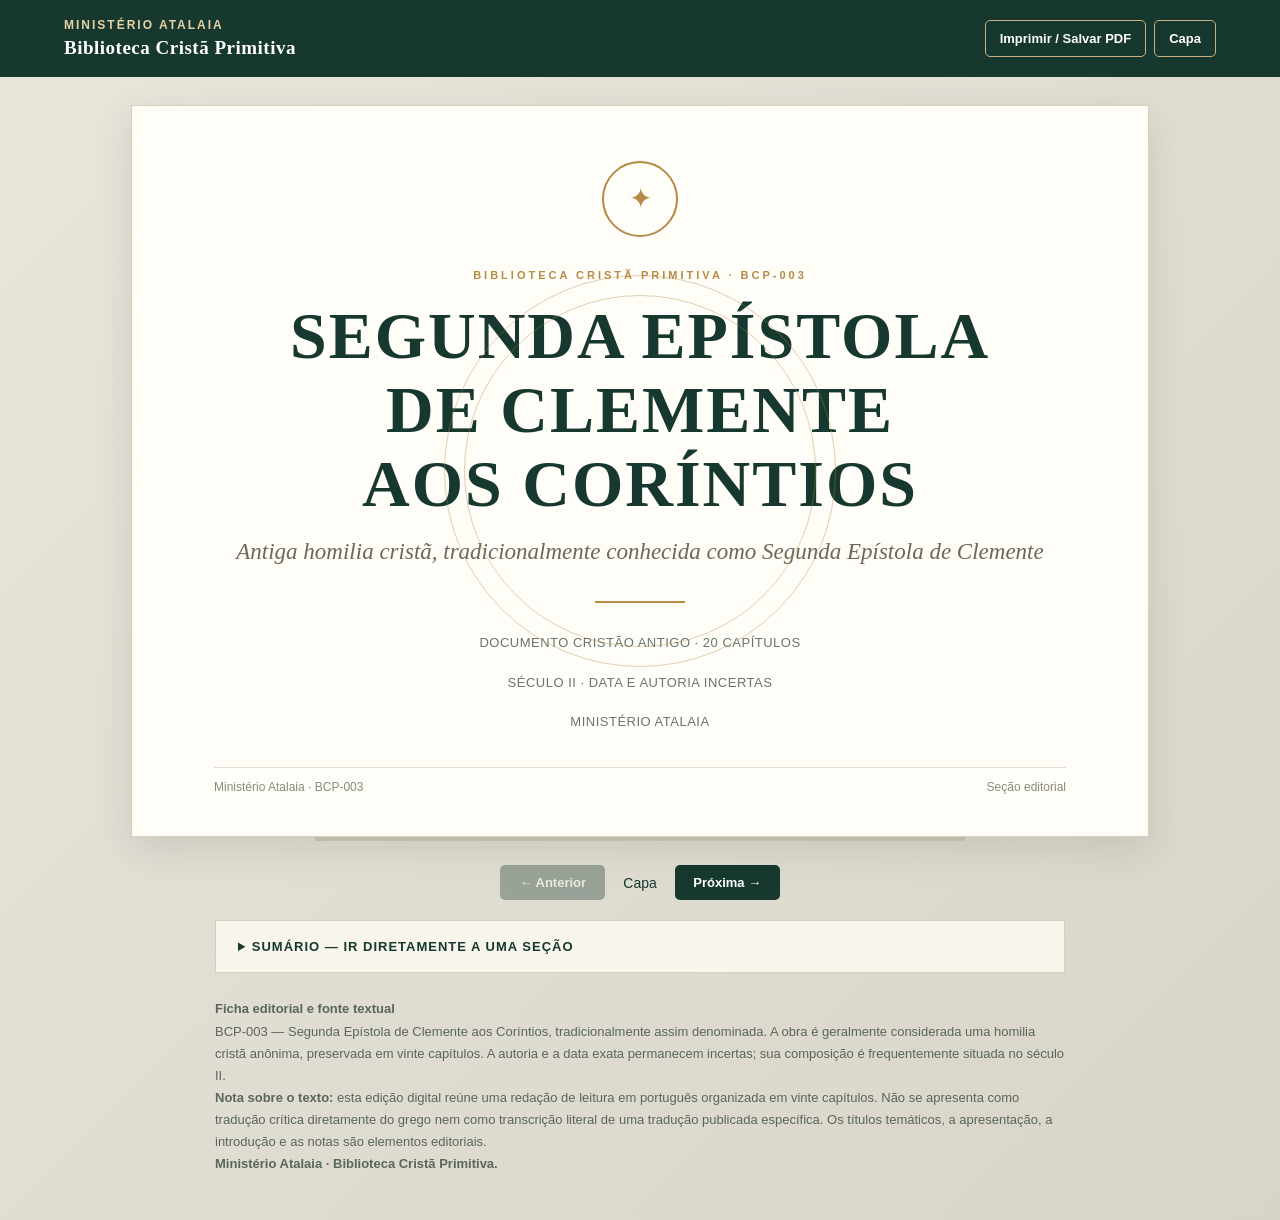
<file: flipbooks/BCP-003_Segunda_Epistola_de_Clemente.html>
<!DOCTYPE html>

<html lang="pt-BR">
<head>
<meta charset="utf-8"/>
<meta content="width=device-width, initial-scale=1.0" name="viewport"/>
<meta content="#172b25" name="theme-color"/>
<title>BCP-003 — Segunda Epístola de Clemente aos Coríntios | Biblioteca Cristã Primitiva</title>
<style>
:root{--ink:#1e2b25;--muted:#68766d;--gold:#b58b45;--paper:#fffdf7;--bg:#e9e6dc;--green:#17382e}
*{box-sizing:border-box}body{margin:0;background:linear-gradient(135deg,#e9e6dc,#d8d4c8);color:var(--ink);font-family:Georgia,'Times New Roman',serif}
header{background:var(--green);color:#fff;padding:18px 5vw;display:flex;justify-content:space-between;align-items:center;gap:16px;flex-wrap:wrap}
.brand{font:600 12px Arial,sans-serif;letter-spacing:2px;color:#e6d2a7}.brand b{display:block;font:700 19px Georgia,serif;letter-spacing:.5px;color:#fff;margin-top:5px}
.tools{display:flex;gap:8px;flex-wrap:wrap}.tools button,.nav button{border:1px solid #c8b27f;background:transparent;color:inherit;padding:10px 14px;border-radius:5px;cursor:pointer;font:600 13px Arial}
.tools button:hover{background:#ffffff18}
main{max-width:1050px;margin:28px auto;padding:0 16px}
.cover,.page{background:var(--paper);box-shadow:0 12px 35px #29372c20;border:1px solid #d8d0bd}
.cover{min-height:610px;padding:70px 9%;display:flex;flex-direction:column;justify-content:center;text-align:center;position:relative;overflow:hidden}
.cover:before,.cover:after{content:"";position:absolute;border:1px solid #b58b4566;border-radius:50%;width:390px;height:390px;left:50%;top:50%;transform:translate(-50%,-50%);pointer-events:none}
.cover:after{width:350px;height:350px}
.seal{width:76px;height:76px;border:2px solid var(--gold);border-radius:50%;display:grid;place-items:center;margin:0 auto 32px;color:var(--gold);font-size:28px}
.kicker{font:700 11px Arial,sans-serif;letter-spacing:3px;color:var(--gold);text-transform:uppercase}
h1{font-size:clamp(34px,7vw,66px);letter-spacing:2px;line-height:1.12;margin:18px 0 10px;color:var(--green)}
.subtitle{font-size:clamp(17px,2.8vw,23px);font-style:italic;color:#6e6759}
.rule{width:90px;height:2px;background:var(--gold);margin:28px auto}
.cover p{font:13px/1.8 Arial,sans-serif;color:var(--muted);letter-spacing:.5px}
.page{display:none;min-height:610px;padding:55px clamp(24px,7vw,82px) 42px;line-height:1.85;font-size:18px}
.page.active{display:block;animation:fade .25s ease}@keyframes fade{from{opacity:.5;transform:translateY(5px)}to{opacity:1;transform:none}}
.page h2{font-size:30px;line-height:1.25;color:var(--green);margin:0 0 18px}.page h3{font-size:20px;color:#6e6759;font-weight:normal;font-style:italic;margin:0 0 20px}
.page .eyebrow{font:700 11px Arial,sans-serif;letter-spacing:2px;color:var(--gold);text-transform:uppercase;margin-bottom:10px}
.page p{margin:0 0 16px}.page .note{background:#f8f5ec;border-left:2px solid #d6bd88;padding:10px 14px;font-size:.92em;color:#59665d}
.page .pagefoot{margin-top:34px;border-top:1px solid #e3ddcf;padding-top:12px;font:12px Arial,sans-serif;color:#8a8b7d;display:flex;justify-content:space-between}
.nav{display:flex;align-items:center;justify-content:center;gap:18px;margin:20px auto;color:var(--green);font:14px Arial,sans-serif}
.nav button{background:var(--green);color:#fff;border:0;min-width:105px}.nav button:disabled{opacity:.35;cursor:not-allowed}
.progress{height:4px;background:#cfc9b9;max-width:650px;margin:0 auto 24px}.progress span{display:block;height:100%;width:0;background:var(--gold);transition:width .2s}
.toc{background:#f8f5ec;border:1px solid #d8d0bd;padding:18px 22px;margin:0 auto 20px;max-width:850px}
.toc summary{cursor:pointer;font:700 13px Arial,sans-serif;letter-spacing:1px;color:var(--green)}
.tocgrid{display:grid;grid-template-columns:repeat(auto-fit,minmax(190px,1fr));gap:7px;margin-top:14px}
.tocgrid button{background:#fff;border:1px solid #ddd4c2;padding:9px;text-align:left;border-radius:3px;cursor:pointer;color:var(--ink);font:13px Arial}
.tocgrid button:hover{border-color:var(--gold)}
.source{max-width:850px;margin:25px auto 45px;color:#59665d;font:13px/1.7 Arial,sans-serif}
.source a{color:#315f4c}
@media(max-width:600px){header{padding:14px}.cover{min-height:570px;padding:55px 8%}.page{padding:34px 23px;min-height:570px;font-size:17px}.page h2{font-size:25px}.nav{gap:8px}.nav button{min-width:85px;padding:10px 9px}}
@media print{body{background:white}.tools,.nav,.progress,.toc,header{display:none!important}main{margin:0;padding:0}.cover,.page{display:block!important;box-shadow:none;border:0;min-height:0;page-break-after:always;padding:25mm 20mm}.page{font-size:12pt}.pagefoot{display:none!important}}
</style>
</head>
<body>
<header><div class="brand">MINISTÉRIO ATALAIA<b>Biblioteca Cristã Primitiva</b></div>
<div class="tools"><button onclick="window.print()">Imprimir / Salvar PDF</button><button onclick="goCover()">Capa</button></div></header>
<main>
<section class="page cover active" id="cover">
<div class="seal">✦</div>
<div class="kicker">Biblioteca Cristã Primitiva · BCP-003</div>
<h1>SEGUNDA EPÍSTOLA<br/>DE CLEMENTE<br/>AOS CORÍNTIOS</h1>
<div class="subtitle">Antiga homilia cristã, tradicionalmente conhecida como Segunda Epístola de Clemente</div>
<div class="rule"></div>
<p>DOCUMENTO CRISTÃO ANTIGO · 20 CAPÍTULOS</p>
<p>SÉCULO II · DATA E AUTORIA INCERTAS</p>
<p>MINISTÉRIO ATALAIA</p>
<div class="pagefoot"><span>Ministério Atalaia · BCP-003</span><span>Seção editorial</span></div></section>
<div class="progress"><span id="bar"></span></div>
<div class="nav"><button id="prev" onclick="move(-1)">← Anterior</button><span id="counter">Capa</span><button id="next" onclick="move(1)">Próxima →</button></div>
<details class="toc"><summary>SUMÁRIO — IR DIRETAMENTE A UMA SEÇÃO</summary><div class="tocgrid" id="toc"></div></details>
<div id="pages">
<section class="page">
<p class="eyebrow">Elementos editoriais</p><h2>Folha de rosto</h2>
<p><strong>Título:</strong> Segunda Epístola de Clemente aos Coríntios</p>
<p><strong>Título editorial:</strong> Antiga Homilia Cristã, tradicionalmente conhecida como Segunda Epístola de Clemente.</p>
<p><strong>Autor:</strong> Anônimo.</p><p><strong>Data provável:</strong> primeira metade ou meados do século II.</p>
<p><strong>Idioma original:</strong> Grego.</p><p><strong>Gênero:</strong> Exortação ou homilia cristã.</p>
<p><strong>Edição:</strong> Biblioteca Cristã Primitiva — Ministério Atalaia.</p>
<div class="pagefoot"><span>Ministério Atalaia · BCP-003</span><span>Folha de rosto</span></div></section><section class="page">
<p class="eyebrow">Apresentação</p><h2>Apresentação da obra</h2>
<p>A chamada Segunda Epístola de Clemente é um dos mais antigos testemunhos da pregação cristã preservados fora dos escritos do Novo Testamento.</p>
<p>Embora tenha sido transmitida juntamente com a Primeira Epístola de Clemente, atualmente não é considerada obra do mesmo autor. Seu escritor é desconhecido, e não há evidência conclusiva de que tenha sido Clemente de Roma.</p>
<p>O texto apresenta uma exortação dirigida a uma comunidade cristã. Seu propósito é chamar os fiéis à perseverança, ao arrependimento, à santidade e à fidelidade a Jesus Cristo.</p>
<p>Uma característica importante é a ênfase na coerência entre a fé professada e as obras praticadas.</p>
<div class="pagefoot"><span>Ministério Atalaia · BCP-003</span><span>Apresentação da obra</span></div></section><section class="page">
<p class="eyebrow">Introdução histórica</p><h2>Introdução histórica e literária</h2>
<p>A obra chegou até nós associada à Primeira Epístola de Clemente. Sua transmissão manuscrita contribuiu para que recebesse o nome pelo qual ficou conhecida.</p>
<p>Entretanto, sua estrutura não apresenta as características habituais de uma carta apostólica. No capítulo 19, o pregador menciona que está lendo uma exortação diante dos irmãos e das irmãs, o que reforça sua natureza de mensagem destinada à leitura comunitária.</p>
<p>A data exata e o local de composição permanecem desconhecidos. Muitos estudiosos situam sua produção na primeira metade ou em meados do século II.</p>
<div class="note"><strong>Importância histórica:</strong> a obra é considerada um dos mais antigos sermões cristãos completos que chegaram até nós.</div>
<div class="pagefoot"><span>Ministério Atalaia · BCP-003</span><span>Introdução histórica e literária</span></div></section><section class="page">
<p class="eyebrow">Nota editorial</p><h2>Sobre o texto desta edição</h2>
<p>Esta edição organiza a obra em vinte capítulos, preservando a divisão tradicional utilizada nas edições modernas.</p>
<div class="note"><strong>Advertência textual:</strong> o texto em português apresentado neste flipbook é uma redação de leitura baseada na versão em português desenvolvida ao longo desta conversa, que por sua vez foi apresentada como adaptação de uma edição inglesa histórica. Não constitui tradução crítica diretamente do grego, nem deve ser citada como transcrição literal de uma edição acadêmica.</div>
<p>Para uma edição definitiva da Biblioteca Cristã Primitiva, recomenda-se confrontar cada capítulo com o texto grego, registrar variantes manuscritas relevantes e identificar precisamente a tradução-base e sua licença.</p>
<p>As apresentações, títulos temáticos e notas explicativas são elementos editoriais da Biblioteca, não partes do documento antigo.</p>
<div class="pagefoot"><span>Ministério Atalaia · BCP-003</span><span>Sobre o texto desta edição</span></div></section><section class="page">
<p class="eyebrow">Sumário</p><h2>Sumário da obra</h2>
<div class="toc" id="toc"></div>
<div class="pagefoot"><span>Ministério Atalaia · BCP-003</span><span>Sumário da obra</span></div></section><section class="page chapter"><p class="eyebrow">Texto antigo • Capítulo 1</p><h2>Devemos pensar grandemente acerca de Cristo</h2>
<p>Irmãos, convém que penseis em Jesus Cristo como Deus, como aquele que é Juiz dos vivos e dos mortos. Não devemos considerar nossa salvação como algo insignificante; pois, se tivermos Cristo em pouca estima, também esperaremos receber pouco dele.</p>
<p>Aqueles que ouvem estas coisas com negligência, como se fossem de pouca importância, cometem pecado, pois não sabem de onde foram chamados, por quem foram chamados, para que lugar foram chamados e quanto Jesus Cristo suportou sofrer por nossa causa.</p>
<p>Que recompensa, portanto, lhe ofereceremos? Que fruto poderá ser digno daquilo que ele nos concedeu? Quão grandes são os benefícios que lhe devemos!</p>
<p>Ele nos concedeu graciosamente a luz; chamou-nos filhos, como um pai chama seus próprios filhos; salvou-nos quando estávamos prestes a perecer.</p>
<p>Que louvor, então, lhe ofereceremos? Que retribuição poderemos dar por tudo aquilo que recebemos?</p>
<p>Éramos deficientes em entendimento e adorávamos pedras, madeira, ouro, prata e bronze, obras das mãos humanas. Nossa vida inteira não era outra coisa senão morte.</p>
<p>Envolvidos pela cegueira e tendo tamanha escuridão diante dos olhos, recebemos a visão e, pela sua vontade, abandonamos aquela nuvem que nos envolvia.</p>
<p>Pois ele teve compaixão de nós e, em sua misericórdia, salvou-nos. Viu os muitos erros nos quais estávamos envolvidos e a destruição à qual estávamos expostos. Não tínhamos esperança de salvação, a não ser aquela que vinha dele.</p>
<p>Ele nos chamou quando ainda não existíamos e quis que, do nada, passássemos a existir.</p><div class="pagefoot"><span>Ministério Atalaia · BCP-003</span><span>Devemos pensar grandemente acerca de Cristo</span></div></section><section class="page chapter"><p class="eyebrow">Texto antigo • Capítulo 2</p><h2>A Igreja, antes estéril, agora é fecunda</h2>
<p>Está escrito: “Regozija-te, ó estéril, que não dás à luz; rompe em cânticos e exclama, tu que não estás de parto; porque mais são os filhos da desolada do que os daquela que tem marido.”</p>
<p>Quando ele diz: “Regozija-te, ó estéril, que não dás à luz”, refere-se a nós, pois nossa Igreja era estéril antes que lhe fossem dados filhos.</p>
<p>Mas quando diz: “Rompe em cânticos, tu que não estás de parto”, significa que devemos oferecer sinceramente nossas orações a Deus, sem demonstrar fraqueza como as mulheres que estão em trabalho de parto.</p>
<p>E quando diz: “Mais são os filhos da desolada do que os daquela que tem marido”, significa que nosso povo parecia estar abandonado por Deus, mas agora, por meio da fé, tornou-se mais numeroso do que aqueles que são considerados pertencentes a Deus.</p>
<p>Outra Escritura também diz: “Não vim chamar os justos, mas os pecadores.”</p>
<p>Isso significa que aqueles que estão perecendo devem ser salvos.</p>
<p>Pois é algo grandioso e admirável estabelecer não aquilo que já está firme, mas aquilo que está prestes a cair.</p>
<p>Assim também Cristo desejou salvar os que estavam perecendo e salvou muitos, vindo e chamando-nos quando caminhávamos apressadamente para a destruição.</p><div class="pagefoot"><span>Ministério Atalaia · BCP-003</span><span>A Igreja, antes estéril, agora é fecunda</span></div></section><section class="page chapter"><p class="eyebrow">Texto antigo • Capítulo 3</p><h2>O dever de confessar a Cristo</h2>
<p>Visto que ele demonstrou tamanha misericórdia para conosco, especialmente porque nós, que agora vivemos, não oferecemos sacrifícios a deuses mortos nem lhes prestamos culto, mas alcançamos, por meio dele, o conhecimento do verdadeiro Pai, de que maneira demonstraremos que verdadeiramente o conhecemos?</p>
<p>Não será negando aquele por meio de quem esse conhecimento nos foi concedido.</p>
<p>Pois ele mesmo declarou: “Todo aquele que me confessar diante dos homens, também eu o confessarei diante de meu Pai.”</p>
<p>Esta, portanto, será nossa recompensa: confessarmos aquele por meio de quem fomos salvos.</p>
<p>Mas de que maneira devemos confessá-lo?</p>
<p>Praticando aquilo que ele ordena, não transgredindo seus mandamentos e honrando-o não somente com os lábios, mas com todo o coração e com toda a mente.</p>
<p>Pois ele diz por meio de Isaías: “Este povo honra-me com os lábios, mas o seu coração está longe de mim.”</p><div class="pagefoot"><span>Ministério Atalaia · BCP-003</span><span>O dever de confessar a Cristo</span></div></section><section class="page chapter"><p class="eyebrow">Texto antigo • Capítulo 4</p><h2>A verdadeira confissão de Cristo</h2>
<p>Portanto, não devemos apenas chamá-lo de Senhor, pois isso não nos salvará.</p>
<p>Porque ele diz: “Nem todo aquele que me diz: Senhor, Senhor, será salvo, mas aquele que pratica a justiça.”</p>
<p>Por isso, irmãos, confessemos a Cristo por meio de nossas obras: amando uns aos outros, não cometendo adultério, não falando mal uns dos outros e não alimentando inveja.</p>
<p>Sejamos, antes, moderados, compassivos e bondosos.</p>
<p>Devemos também sentir as necessidades uns dos outros e não ser avarentos.</p>
<p>Confessemos a Cristo por meio dessas obras, e não por meio daquelas que são contrárias a elas.</p>
<p>Não convém temermos os homens, mas antes a Deus.</p>
<p>Por essa razão, se praticarmos tais maldades, o Senhor declarou: “Ainda que estejais reunidos comigo no meu próprio seio, se não cumprirdes os meus mandamentos, eu vos rejeitarei e vos direi: Apartai-vos de mim; não sei de onde sois, vós que praticais a iniquidade.”</p><div class="pagefoot"><span>Ministério Atalaia · BCP-003</span><span>A verdadeira confissão de Cristo</span></div></section><section class="page chapter"><p class="eyebrow">Texto antigo • Capítulo 5</p><h2>Este mundo deve ser desprezado</h2>
<p>Portanto, irmãos, visto que estamos apenas de passagem neste mundo presente, façamos a vontade daquele que nos chamou e não tenhamos medo de partir deste mundo.</p>
<p>Pois o Senhor diz: “Sereis como cordeiros no meio de lobos”.</p>
<p>Pedro, respondendo, perguntou-lhe: “E se os lobos despedaçarem os cordeiros?”</p>
<p>Jesus respondeu a Pedro: “Depois de mortos, os cordeiros não têm razão para temer os lobos”.</p>
<p>Da mesma maneira, não temais aqueles que vos matam e nada mais podem fazer contra vós. Temei, porém, aquele que, depois da morte, tem poder para lançar tanto a alma quanto o corpo no fogo do inferno.</p>
<p>Considerai, irmãos, que nossa permanência neste mundo, enquanto vivemos na carne, é breve e passageira. Mas a promessa de Cristo é grandiosa e maravilhosa: o descanso no Reino que há de vir e a vida eterna.</p>
<p>Por qual caminho alcançaremos essas coisas, senão vivendo uma vida santa e justa, considerando que os bens deste mundo não nos pertencem e não colocando neles nossos desejos?</p>
<p>Pois, se desejarmos possuí-los, afastar-nos-emos do caminho da justiça.</p><div class="pagefoot"><span>Ministério Atalaia · BCP-003</span><span>Este mundo deve ser desprezado</span></div></section><section class="page chapter"><p class="eyebrow">Texto antigo • Capítulo 6</p><h2>O mundo presente e o mundo futuro são inimigos entre si</h2>
<p>O Senhor diz: “Nenhum servo pode servir a dois senhores”.</p>
<p>Se desejarmos servir tanto a Deus quanto às riquezas, isso não nos trará proveito algum.</p>
<p>Pois de que adianta ao homem ganhar o mundo inteiro e perder a sua própria alma?</p>
<p>Este mundo e o mundo futuro são inimigos entre si. Um conduz ao adultério, à corrupção, à avareza e ao engano. O outro renuncia a essas coisas.</p>
<p>Portanto, não podemos ser amigos dos dois. Devemos abandonar um para assegurar nossa participação no outro.</p>
<p>Consideremos melhor rejeitar as coisas presentes, pois são pequenas, temporárias e corruptíveis, e amar as coisas futuras, pois são boas e incorruptíveis.</p>
<p>Se fizermos a vontade de Cristo, encontraremos descanso. Caso contrário, nada poderá nos livrar do castigo eterno se desobedecermos aos seus mandamentos.</p>
<p>Pois também está escrito em Ezequiel: “Mesmo que Noé, Jó e Daniel se levantassem, não poderiam livrar seus filhos”.</p>
<p>Ora, se homens tão extraordinariamente justos não podem livrar seus filhos por meio da própria justiça, como poderemos esperar entrar na morada real de Deus se não conservarmos nosso batismo santo e sem mancha?</p>
<p>E quem será nosso advogado, se não formos encontrados praticando obras de santidade e justiça?</p><div class="pagefoot"><span>Ministério Atalaia · BCP-003</span><span>O mundo presente e o mundo futuro são inimigos entre si</span></div></section><section class="page chapter"><p class="eyebrow">Texto antigo • Capítulo 7</p><h2>É necessário lutar para receber a coroa</h2>
<p>Portanto, meus irmãos, esforcemo-nos com todo o empenho, sabendo que a competição está próxima de nós.</p>
<p>Muitos percorrem longas distâncias para participar de competições e receber uma recompensa corruptível. Entretanto, nem todos recebem a coroa, mas somente aqueles que trabalharam arduamente e lutaram com nobreza.</p>
<p>Assim também nós devemos lutar de tal maneira que todos possamos receber a coroa.</p>
<p>Corramos pelo caminho reto, na corrida incorruptível. Que muitos de nós entrem nessa disputa e se esforcem para alcançar a coroa.</p>
<p>E, se nem todos conseguirmos recebê-la, ao menos nos aproximemos dela.</p>
<p>Lembremo-nos de que aquele que participa de uma competição por uma recompensa corruptível, se for encontrado agindo desonestamente, será retirado, castigado e expulso da arena.</p>
<p>O que pensais, então? Se alguém praticar algo vergonhoso numa competição incorruptível, o que terá de suportar?</p>
<p>A respeito daqueles que não conservam íntegro o selo, a Escritura diz: “O seu verme não morrerá, e o seu fogo não se apagará; e serão um espetáculo para toda a humanidade”.</p><div class="pagefoot"><span>Ministério Atalaia · BCP-003</span><span>É necessário lutar para receber a coroa</span></div></section><section class="page chapter"><p class="eyebrow">Texto antigo • Capítulo 8</p><h2>A necessidade do arrependimento enquanto estamos na Terra</h2>
<p>Portanto, enquanto estivermos na Terra, pratiquemos o arrependimento, pois somos como barro nas mãos do artífice.</p>
<p>Se o oleiro fabrica um vaso e este fica deformado ou se quebra em suas mãos, ele o molda novamente.</p>
<p>Mas, se já o tiver colocado na fornalha, não poderá mais repará-lo.</p>
<p>Da mesma maneira, enquanto estivermos neste mundo, arrependamo-nos de todo o coração das más obras que praticamos na carne, para que sejamos salvos pelo Senhor enquanto ainda temos oportunidade de nos arrepender.</p>
<p>Pois, depois que deixarmos este mundo, já não teremos a possibilidade de confessar ou de nos arrepender.</p>
<p>Portanto, irmãos, fazendo a vontade do Pai, conservando nosso corpo em santidade e obedecendo aos mandamentos do Senhor, alcançaremos a vida eterna.</p>
<p>Pois o Senhor diz no Evangelho: “Se não fostes fiéis no pouco, quem vos confiará o muito? Pois aquele que é fiel no mínimo também é fiel no muito”.</p>
<p>É isso, portanto, que ele quer dizer: Conservai o corpo santo e o selo sem mancha, para que recebais a vida eterna.</p><div class="pagefoot"><span>Ministério Atalaia · BCP-003</span><span>A necessidade do arrependimento enquanto estamos na Terra</span></div></section><section class="page chapter"><p class="eyebrow">Texto antigo • Capítulo 9</p><h2>Seremos julgados na carne</h2>
<p>E que nenhum de vós diga que esta mesma carne não será julgada nem ressuscitará.</p>
<p>Considerai em que condição fostes salvos e como recebestes a visão. Não foi enquanto estáveis nesta carne?</p>
<p>Portanto, devemos preservar a carne como templo de Deus. Pois, assim como fostes chamados na carne, também sereis julgados na carne.</p>
<p>Assim como Cristo, o Senhor que nos salvou, embora fosse primeiramente Espírito, tornou-se carne e dessa maneira nos chamou, também nós receberemos a recompensa nesta carne.</p>
<p>Portanto, amemo-nos uns aos outros, para que todos alcancemos o Reino de Deus.</p>
<p>Enquanto temos oportunidade de ser curados, entreguemo-nos a Deus, que nos cura, e ofereçamos a ele uma recompensa.</p>
<p>Que recompensa seria essa? O arrependimento procedente de um coração sincero.</p>
<p>Pois ele conhece todas as coisas antecipadamente e sabe o que existe em nossos corações.</p>
<p>Portanto, louvemos a Deus não somente com a boca, mas também com o coração, para que ele nos receba como filhos.</p>
<p>Porque o Senhor disse: “Estes são meus irmãos: aqueles que fazem a vontade de meu Pai.”</p><div class="pagefoot"><span>Ministério Atalaia · BCP-003</span><span>Seremos julgados na carne</span></div></section><section class="page chapter"><p class="eyebrow">Texto antigo • Capítulo 10</p><h2>Devemos abandonar o vício e seguir a virtude</h2>
<p>Portanto, meus irmãos, façamos a vontade do Pai que nos chamou, para que vivamos.</p>
<p>Busquemos diligentemente a virtude e abandonemos toda inclinação maligna que nos conduza à transgressão. Fujamos da impiedade, para que os males não nos alcancem.</p>
<p>Pois, se formos diligentes na prática do bem, a paz nos acompanhará.</p>
<p>Por essa razão, aqueles que são dominados pelos temores humanos não conseguem encontrar essa paz, pois preferem os prazeres presentes à promessa que será cumprida no futuro.</p>
<p>Não sabem que tormento acompanha os prazeres presentes, nem quanta felicidade está contida na promessa futura.</p>
<p>E, se somente eles praticassem tais coisas, seria mais tolerável. Mas agora persistem em encher almas inocentes com suas doutrinas perniciosas, sem saber que receberão dupla condenação: tanto eles quanto aqueles que os escutam.</p><div class="pagefoot"><span>Ministério Atalaia · BCP-003</span><span>Devemos abandonar o vício e seguir a virtude</span></div></section><section class="page chapter"><p class="eyebrow">Texto antigo • Capítulo 11</p><h2>Devemos servir a Deus, confiando em suas promessas</h2>
<p>Portanto, sirvamos a Deus com coração puro, e seremos justos.</p>
<p>Mas, se não o servirmos porque não cremos em sua promessa, seremos miseráveis.</p>
<p>Pois a palavra profética também declara: “Infelizes são aqueles que têm o coração dividido e duvidam em seu íntimo, dizendo: Ouvimos todas essas coisas ainda no tempo de nossos pais; contudo, embora tenhamos esperado dia após dia, nada vimos acontecer.”</p>
<p>Insensatos! Considerai uma árvore. Tomemos como exemplo a videira: primeiro ela perde suas folhas, depois aparecem os brotos, em seguida surgem as uvas verdes e, finalmente, os frutos amadurecem.</p>
<p>Da mesma maneira, meu povo suportou perturbações e aflições, mas depois receberá seus bens.</p>
<p>Portanto, meus irmãos, não sejamos de coração dividido, mas esperemos e perseveremos, para que também alcancemos a recompensa.</p>
<p>Pois fiel é aquele que prometeu conceder a cada um a recompensa segundo suas obras.</p>
<p>Se, portanto, praticarmos aquilo que é justo diante de Deus, entraremos em seu Reino e receberemos as promessas que o ouvido não ouviu, o olho não viu e jamais penetraram no coração humano.</p><div class="pagefoot"><span>Ministério Atalaia · BCP-003</span><span>Devemos servir a Deus, confiando em suas promessas</span></div></section><section class="page chapter"><p class="eyebrow">Texto antigo • Capítulo 12</p><h2>Devemos esperar continuamente pelo Reino de Deus</h2>
<p>Esperemos, portanto, hora após hora, o Reino de Deus, em amor e justiça, pois não sabemos o dia em que Deus aparecerá.</p>
<p>O próprio Senhor, quando alguém lhe perguntou quando viria o seu Reino, respondeu: “Quando dois forem um, quando aquilo que está fora for como aquilo que está dentro, e quando o masculino estiver com o feminino, não sendo masculino nem feminino.”</p>
<p>Ora, os dois são um quando falamos a verdade uns aos outros e existe sinceramente uma só alma em dois corpos.</p>
<p>E aquilo que está fora ser como aquilo que está dentro significa o seguinte: ele chama a alma de aquilo que está dentro e o corpo de aquilo que está fora.</p>
<p>Assim como teu corpo é visível aos olhos, também tua alma deve tornar-se manifesta por meio das boas obras.</p>
<p>E quando diz: “O masculino com o feminino, não sendo masculino nem feminino”, significa que o irmão, ao ver sua irmã, não deve ter pensamento a respeito dela como mulher, nem ela deve ter pensamento a respeito dele como homem.</p>
<p>Se fizerdes essas coisas, diz ele, o Reino de meu Pai virá.</p><div class="pagefoot"><span>Ministério Atalaia · BCP-003</span><span>Devemos esperar continuamente pelo Reino de Deus</span></div></section><section class="page chapter"><p class="eyebrow">Texto antigo • Capítulo 13</p><h2>O nome de Deus não deve ser blasfemado</h2>
<p>Irmãos, finalmente, arrependamo-nos. Voltemo-nos com sobriedade para aquilo que é bom, pois estamos cheios de grande insensatez e maldade.</p>
<p>Apaguemos nossos pecados anteriores e, arrependendo-nos de coração, sejamos salvos.</p>
<p>Não sejamos pessoas que procuram agradar somente umas às outras, mas também aqueles que estão de fora, por causa da justiça, para que o nome de Deus não seja blasfemado por nossa causa.</p>
<p>Pois o Senhor diz: “Continuamente o meu nome é blasfemado entre todas as nações.” E também: “Por vossa causa o meu nome é blasfemado.”</p>
<p>De que maneira é blasfemado? Quando não praticais aquilo que desejo.</p>
<p>As nações ouvem de nossa boca as palavras de Deus e ficam admiradas com sua excelência e grandeza. Entretanto, depois descobrem que nossas obras não correspondem às palavras que pronunciamos.</p>
<p>Então encontram ocasião para blasfemar, dizendo que essas coisas são histórias e enganos.</p>
<p>Quando ouvem que Deus ensina: “Não recebeis reconhecimento por amar aqueles que vos amam; mas recebereis reconhecimento se amardes vossos inimigos e aqueles que vos odeiam”, ficam admiradas com a grandeza dessa bondade.</p>
<p>Mas, quando percebem que não somente deixamos de amar aqueles que nos odeiam, como também não amamos aqueles que nos amam, zombam de nós com desprezo, e o nome de Deus é blasfemado.</p>
<p>Portanto, irmãos, pratiquemos o amor, para que não sejamos motivo de blasfêmia contra Deus.</p><div class="pagefoot"><span>Ministério Atalaia · BCP-003</span><span>O nome de Deus não deve ser blasfemado</span></div></section><section class="page chapter"><p class="eyebrow">Texto antigo • Capítulo 14</p><h2>A Igreja espiritual</h2>
<p>Portanto, irmãos, se fizermos a vontade de Deus, nosso Pai, seremos membros da primeira Igreja, a espiritual, aquela que foi criada antes do sol e da lua.</p>
<p>Mas, se não fizermos a vontade do Senhor, estaremos sujeitos àquilo que a Escritura declara: “A minha casa tornou-se covil de ladrões.”</p>
<p>Escolhamos, portanto, pertencer à Igreja da vida, para que sejamos salvos.</p>
<p>Não creio que ignoreis que a Igreja viva é o corpo de Cristo.</p>
<p>Pois a Escritura diz: “Deus criou o ser humano, homem e mulher.”</p>
<p>O homem representa Cristo, e a mulher representa a Igreja.</p>
<p>Os livros e os apóstolos também ensinam que a Igreja não pertence apenas ao tempo presente, mas existe desde o princípio.</p>
<p>Ela era espiritual, assim como também Jesus era espiritual, e foi manifestada nos últimos dias para nos salvar.</p>
<p>A Igreja, sendo espiritual, manifestou-se na carne de Cristo, mostrando-nos que, se alguém preservar essa realidade na carne e não a corromper, receberá sua participação no Espírito Santo.</p>
<p>Pois a carne é figura do Espírito. Ninguém que corrompe a figura receberá posteriormente aquilo que ela representa.</p>
<p>Por isso o Senhor diz: “Preservai a carne, para que vos torneis participantes do Espírito.”</p>
<p>Se dissermos que a carne representa a Igreja e o Espírito representa Cristo, então aquele que desonra a carne também desonra a Igreja.</p>
<p>Tal pessoa, portanto, não participará do Espírito, que é Cristo.</p>
<p>Essa é a vida e a imortalidade que esta carne poderá receber posteriormente, quando o Espírito Santo estiver unido a ela.</p>
<p>Ninguém pode expressar ou declarar plenamente as coisas que o Senhor preparou para os seus eleitos.</p><div class="pagefoot"><span>Ministério Atalaia · BCP-003</span><span>A Igreja espiritual</span></div></section><section class="page chapter"><p class="eyebrow">Texto antigo • Capítulo 15</p><h2>Aquele que salva e aquele que é salvo</h2>
<p>Creio que não seja necessário explicar-vos mais detalhadamente sobre o domínio da continência e sobre outras virtudes.</p>
<p>Entretanto, é necessário que aquele que salva não seja encontrado buscando a própria salvação, mas procurando salvar também aquele que está perecendo.</p>
<p>Pois essa é uma grande obra e uma grande responsabilidade: salvar uma alma que está prestes a perecer.</p>
<p>Essa é a recompensa que podemos oferecer a Deus, que nos criou, quando aquele que fala e aquele que ouve falam e ouvem com fé e amor.</p>
<p>Permaneçamos, portanto, no caminho em que cremos, sendo justos e santos, para que possamos pedir a Deus com confiança.</p>
<p>Pois ele mesmo diz: “Enquanto ainda estiverdes falando, direi: Eis-me aqui.”</p>
<p>Essas palavras são sinal de uma grande promessa, pois o Senhor está mais disposto a conceder do que aquele que pede está disposto a pedir.</p>
<p>Uma vez que participamos de tamanha bondade, não devemos impedir uns aos outros de alcançar essas grandes bênçãos.</p>
<p>Pois, na mesma medida em que essas palavras são cheias de alegria para aqueles que as praticam, também são cheias de condenação para aqueles que se recusam a ouvi-las.</p><div class="pagefoot"><span>Ministério Atalaia · BCP-003</span><span>Aquele que salva e aquele que é salvo</span></div></section><section class="page chapter"><p class="eyebrow">Texto antigo • Capítulo 16</p><h2>Preparação para o dia do juízo</h2>
<p>Portanto, irmãos, visto que recebemos uma grande oportunidade de arrependimento, enquanto ainda temos tempo, voltemo-nos para Deus, que nos chamou, enquanto ainda temos aquele que está disposto a nos receber.</p>
<p>Pois, se renunciarmos aos prazeres desordenados e dominarmos a alma, deixando de satisfazer seus desejos malignos, participaremos da misericórdia de Jesus.</p>
<p>Sabei que o dia do juízo se aproxima como um forno ardente, e alguns dos céus e toda a Terra derreterão como chumbo que se desfaz no fogo.</p>
<p>Então serão manifestadas as obras ocultas e as obras visíveis dos homens.</p>
<p>A esmola, portanto, é boa como arrependimento do pecado. O jejum é melhor do que a oração, e a esmola é melhor do que ambos.</p>
<p>O amor cobre uma multidão de pecados, e a oração proveniente de uma boa consciência livra da morte.</p>
<p>Bem-aventurado aquele que for encontrado completo nessas coisas, pois a esmola alivia o peso do pecado.</p><div class="pagefoot"><span>Ministério Atalaia · BCP-003</span><span>Preparação para o dia do juízo</span></div></section><section class="page chapter"><p class="eyebrow">Texto antigo • Capítulo 17</p><h2>O perigo de não perseverar no arrependimento</h2>
<p>Arrependamo-nos, portanto, de todo o coração, para que nenhum de nós pereça.</p>
<p>Pois, se recebemos mandamentos e nos empenhamos em afastar outros dos ídolos e instruí-los, quanto mais deve uma alma que já conhece a Deus cuidar para não perecer!</p>
<p>Ajudando-nos mutuamente, levantemos também os fracos naquilo que é bom, para que todos sejamos salvos, convertendo-nos e exortando-nos uns aos outros.</p>
<p>Não pareçamos crer e prestar atenção somente agora, enquanto somos advertidos pelos presbíteros. Quando voltarmos para nossas casas, lembremo-nos também dos mandamentos do Senhor e não sejamos atraídos novamente pelos desejos mundanos.</p>
<p>Aproximemo-nos frequentemente e procuremos progredir nos mandamentos do Senhor, para que, tendo todos o mesmo pensamento, sejamos reunidos para a vida.</p>
<p>Pois o Senhor disse: “Venho reunir todas as nações, famílias e línguas.”</p>
<p>Isso significa o dia de sua manifestação, quando virá para nos redimir, cada um segundo suas obras.</p>
<p>Os incrédulos verão sua glória e seu poder e ficarão admirados, dizendo: “Ai de nós! Tu estavas presente, mas não te conhecemos, não cremos e não obedecemos aos presbíteros que nos mostravam claramente o caminho da nossa salvação!”</p>
<p>E: “O seu verme não morrerá, nem o seu fogo se apagará, e serão um espetáculo para toda a humanidade.”</p>
<p>Ele fala do grande dia do juízo, quando verão aqueles que, entre nós, foram culpados de impiedade e erraram em sua compreensão dos mandamentos de Jesus Cristo.</p>
<p>Mas os justos, tendo suportado as provações e rejeitado os prazeres pecaminosos da alma, quando contemplarem aqueles que se desviaram e negaram Jesus por palavras ou obras sendo castigados com terríveis tormentos no fogo inextinguível, darão glória ao seu Deus e dirão: “Há esperança para aquele que serviu a Deus de todo o coração.”</p><div class="pagefoot"><span>Ministério Atalaia · BCP-003</span><span>O perigo de não perseverar no arrependimento</span></div></section><section class="page chapter"><p class="eyebrow">Texto antigo • Capítulo 18</p><h2>O pregador reconhece sua própria condição pecaminosa</h2>
<p>Sejamos, portanto, daqueles que dão graças e servem a Deus, e não daqueles ímpios que serão julgados.</p>
<p>Eu mesmo, embora seja completamente pecador e ainda não tenha escapado das tentações, mas continue caminhando em meio às armadilhas do diabo, procuro seguir a justiça, para que ao menos consiga me aproximar dela, temendo o juízo que há de vir.</p><div class="pagefoot"><span>Ministério Atalaia · BCP-003</span><span>O pregador reconhece sua própria condição pecaminosa</span></div></section><section class="page chapter"><p class="eyebrow">Texto antigo • Capítulo 19</p><h2>A recompensa dos justos, mesmo quando sofrem</h2>
<p>Portanto, irmãos, depois de invocar o Deus da verdade, dirijo-vos esta exortação, para que deis atenção às palavras escritas e salveis tanto a vós mesmos quanto aquele que lê esta exortação diante de vós.</p>
<p>Como recompensa, peço-vos o arrependimento de todo o coração, pois assim concedereis a vós mesmos salvação e vida.</p>
<p>Fazendo isso, estabeleceremos um exemplo para todos os jovens que desejam ser diligentes na piedade e na bondade de Deus.</p>
<p>Não permitamos, em nossa insensatez, que a indignação e o desagrado surjam em nós quando alguém nos admoesta e nos conduz da injustiça para a justiça.</p>
<p>Pois existem algumas obras más que praticamos sem perceber, porque a duplicidade de coração e a incredulidade estão presentes em nosso íntimo, e nosso entendimento fica obscurecido pelos desejos vãos.</p>
<p>Portanto, pratiquemos a justiça, para que sejamos salvos até o fim.</p>
<p>Bem-aventurados aqueles que obedecem a estes mandamentos, mesmo que sofram por breve tempo neste mundo, pois receberão o fruto incorruptível da ressurreição.</p>
<p>Que o homem piedoso, portanto, não se entristeça.</p>
<p>Se agora sofre aflições, bendito será o tempo que o aguarda naquele lugar. Ressuscitando para a vida juntamente com os pais, alegrar-se-á para sempre, sem tristeza alguma.</p><div class="pagefoot"><span>Ministério Atalaia · BCP-003</span><span>A recompensa dos justos, mesmo quando sofrem</span></div></section><section class="page chapter"><p class="eyebrow">Texto antigo • Capítulo 20</p><h2>A verdadeira riqueza está na piedade, não nos bens materiais</h2>
<p>Não vos perturbeis ao ver que os injustos possuem riquezas enquanto os servos de Deus passam por dificuldades.</p>
<p>Portanto, irmãos, creiamos.</p>
<p>Nesta vida presente, somos provados e exercitados na experiência do Deus vivo, para que possamos obter a coroa na vida futura.</p>
<p>Nenhum dos justos recebeu imediatamente o fruto de sua justiça, mas espera por ele.</p>
<p>Pois, se Deus concedesse imediatamente a recompensa aos justos, aquilo que praticamos seria uma espécie de comércio, e não piedade.</p>
<p>Seria como se fôssemos justos não por amor à piedade, mas em busca de lucro.</p>
<p>Por essa razão, o juízo divino confunde o espírito injusto e torna pesado o seu vínculo.</p>
<p>Ao único Deus, invisível, Pai da verdade, que nos enviou o Salvador e Autor da imortalidade, por meio de quem também nos revelou a verdade e a vida celestial, seja a glória para todo o sempre.</p>
<p><strong>Amém!</strong></p><div class="pagefoot"><span>Ministério Atalaia · BCP-003</span><span>A verdadeira riqueza está na piedade, não nos bens materiais</span></div></section><section class="page">
<p class="eyebrow">Encerramento editorial</p><h2>Conclusão</h2>
<p>A obra termina com uma doxologia dirigida ao Deus invisível, Pai da verdade, que enviou o Salvador e Autor da imortalidade.</p>
<p>Sua mensagem central pode ser resumida em cinco grandes temas:</p>
<ol><li>A necessidade de reconhecer a grandeza de Jesus Cristo.</li><li>A coerência entre fé professada e obras praticadas.</li><li>O arrependimento enquanto estamos nesta vida.</li><li>A esperança na ressurreição e no juízo.</li><li>A perseverança na piedade, mesmo diante das dificuldades.</li></ol>
<div class="note">Os títulos temáticos dos capítulos, a apresentação, a introdução e as notas desta edição são elementos editoriais; não pertencem ao manuscrito antigo.</div>
<div class="pagefoot"><span>Ministério Atalaia · BCP-003</span><span>Conclusão</span></div></section><section class="page">
<p class="eyebrow">Referências</p><h2>Referências bibliográficas e critérios</h2>
<p><strong>Texto antigo:</strong> <em>Second Epistle of Clement</em>, tradicionalmente incluída entre os escritos dos Padres Apostólicos.</p>
<p><strong>Edição histórica de consulta:</strong> <em>The Ante-Nicene Fathers</em>, volume IX, seção “The Second Epistle of Clement”.</p>
<p><strong>Critério desta edição:</strong> texto de leitura em português reunido a partir das partes apresentadas nesta edição digital. Não se declara equivalência literal com o grego nem com uma tradução portuguesa publicada específica.</p>
<p><strong>Revisão recomendada:</strong> cotejo com o texto grego e com traduções acadêmicas; verificação das citações bíblicas e extraevangélicas; revisão de terminologia e de variantes.</p>
<p><strong>Biblioteca Cristã Primitiva — Ministério Atalaia.</strong></p>
<div class="pagefoot"><span>Ministério Atalaia · BCP-003</span><span>Referências bibliográficas e critérios</span></div></section>
</div>
<div class="source">
<strong>Ficha editorial e fonte textual</strong><br/>
BCP-003 — Segunda Epístola de Clemente aos Coríntios, tradicionalmente assim denominada. A obra é geralmente considerada uma homilia cristã anônima, preservada em vinte capítulos. A autoria e a data exata permanecem incertas; sua composição é frequentemente situada no século II.<br/>
<strong>Nota sobre o texto:</strong> esta edição digital reúne uma redação de leitura em português organizada em vinte capítulos. Não se apresenta como tradução crítica diretamente do grego nem como transcrição literal de uma tradução publicada específica. Os títulos temáticos, a apresentação, a introdução e as notas são elementos editoriais.<br/>
<strong>Ministério Atalaia · Biblioteca Cristã Primitiva.</strong>
</div>
</main>
<script>
const cover = document.getElementById('cover');
const pages = Array.from(document.querySelectorAll('#pages > .page'));
const total = pages.length;
let current = -1;

const toc = document.getElementById('toc');
pages.forEach((page, index) => {
  const heading = page.querySelector('h2');
  const eyebrow = page.querySelector('.eyebrow');
  const label = heading
    ? heading.textContent.trim()
    : (eyebrow ? eyebrow.textContent.trim() : `Seção ${index + 1}`);

  const button = document.createElement('button');
  button.type = 'button';
  button.textContent = label;
  button.addEventListener('click', () => show(index));
  toc.appendChild(button);
});

function show(n) {
  current = Math.max(-1, Math.min(total - 1, n));

  if (cover) cover.classList.toggle('active', current === -1);
  pages.forEach((page, index) => {
    page.classList.toggle('active', index === current);
  });

  document.getElementById('counter').textContent =
    current === -1 ? 'Capa' : `Página ${current + 1} de ${total}`;

  document.getElementById('prev').disabled = current === -1;
  document.getElementById('next').disabled = current === total - 1;
  document.getElementById('next').textContent =
    current === total - 1 ? 'Fim' : 'Próxima →';

  document.getElementById('bar').style.width =
    (current < 0 ? 0 : ((current + 1) / total) * 100) + '%';

  window.scrollTo({ top: 0, behavior: 'smooth' });
}

function move(direction) {
  show(current + direction);
}

function goCover() {
  show(-1);
}

document.addEventListener('keydown', event => {
  if (event.key === 'ArrowRight') move(1);
  if (event.key === 'ArrowLeft') move(-1);
});

show(-1);
</script>
</body>
</html>
</file>
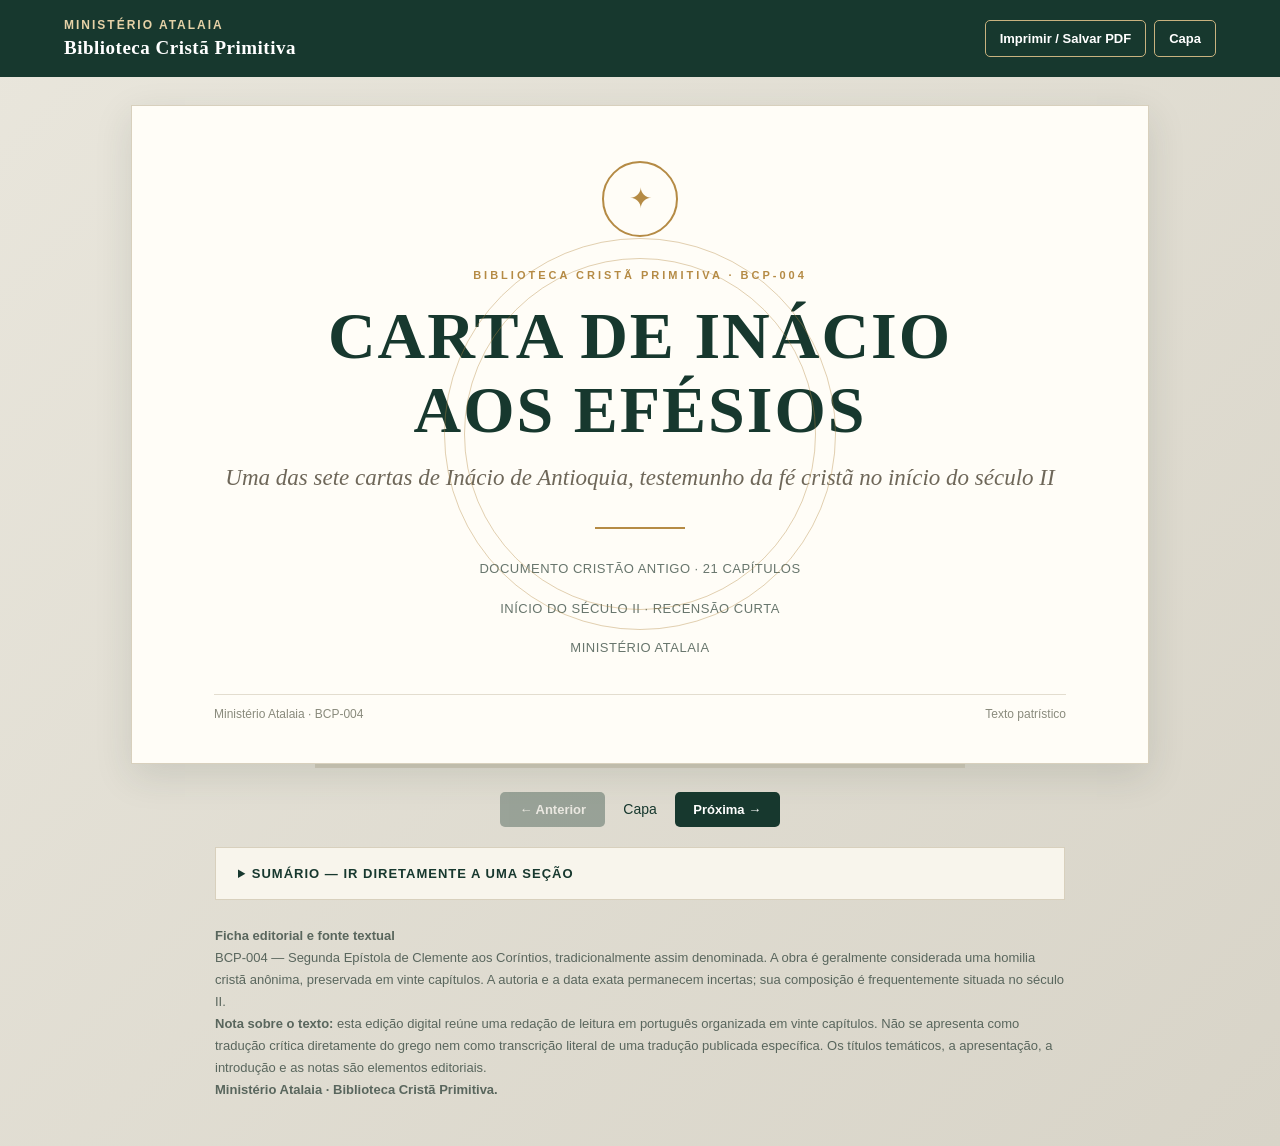
<file: flipbooks/BCP-004_Carta_de_Inacio_aos_Efesios.html>
<!DOCTYPE html>

<html lang="pt-BR">
<head>
<meta charset="utf-8"/>
<meta content="width=device-width, initial-scale=1.0" name="viewport"/>
<meta content="#172b25" name="theme-color"/>
<title>BCP-004 — Carta de Inácio aos Efésios | Biblioteca Cristã Primitiva</title>
<style>
:root{--ink:#1e2b25;--muted:#68766d;--gold:#b58b45;--paper:#fffdf7;--bg:#e9e6dc;--green:#17382e}
*{box-sizing:border-box}body{margin:0;background:linear-gradient(135deg,#e9e6dc,#d8d4c8);color:var(--ink);font-family:Georgia,'Times New Roman',serif}
header{background:var(--green);color:#fff;padding:18px 5vw;display:flex;justify-content:space-between;align-items:center;gap:16px;flex-wrap:wrap}
.brand{font:600 12px Arial,sans-serif;letter-spacing:2px;color:#e6d2a7}.brand b{display:block;font:700 19px Georgia,serif;letter-spacing:.5px;color:#fff;margin-top:5px}
.tools{display:flex;gap:8px;flex-wrap:wrap}.tools button,.nav button{border:1px solid #c8b27f;background:transparent;color:inherit;padding:10px 14px;border-radius:5px;cursor:pointer;font:600 13px Arial}
.tools button:hover{background:#ffffff18}
main{max-width:1050px;margin:28px auto;padding:0 16px}
.cover,.page{background:var(--paper);box-shadow:0 12px 35px #29372c20;border:1px solid #d8d0bd}
.cover{min-height:610px;padding:70px 9%;display:flex;flex-direction:column;justify-content:center;text-align:center;position:relative;overflow:hidden}
.cover:before,.cover:after{content:"";position:absolute;border:1px solid #b58b4566;border-radius:50%;width:390px;height:390px;left:50%;top:50%;transform:translate(-50%,-50%);pointer-events:none}
.cover:after{width:350px;height:350px}
.seal{width:76px;height:76px;border:2px solid var(--gold);border-radius:50%;display:grid;place-items:center;margin:0 auto 32px;color:var(--gold);font-size:28px}
.kicker{font:700 11px Arial,sans-serif;letter-spacing:3px;color:var(--gold);text-transform:uppercase}
h1{font-size:clamp(34px,7vw,66px);letter-spacing:2px;line-height:1.12;margin:18px 0 10px;color:var(--green)}
.subtitle{font-size:clamp(17px,2.8vw,23px);font-style:italic;color:#6e6759}
.rule{width:90px;height:2px;background:var(--gold);margin:28px auto}
.cover p{font:13px/1.8 Arial,sans-serif;color:var(--muted);letter-spacing:.5px}
.page{display:none;min-height:610px;padding:55px clamp(24px,7vw,82px) 42px;line-height:1.85;font-size:18px}
.page.active{display:block;animation:fade .25s ease}@keyframes fade{from{opacity:.5;transform:translateY(5px)}to{opacity:1;transform:none}}
.page h2{font-size:30px;line-height:1.25;color:var(--green);margin:0 0 18px}.page h3{font-size:20px;color:#6e6759;font-weight:normal;font-style:italic;margin:0 0 20px}
.page .eyebrow{font:700 11px Arial,sans-serif;letter-spacing:2px;color:var(--gold);text-transform:uppercase;margin-bottom:10px}
.page p{margin:0 0 16px}.page .note{background:#f8f5ec;border-left:2px solid #d6bd88;padding:10px 14px;font-size:.92em;color:#59665d}
.page .pagefoot{margin-top:34px;border-top:1px solid #e3ddcf;padding-top:12px;font:12px Arial,sans-serif;color:#8a8b7d;display:flex;justify-content:space-between}
.nav{display:flex;align-items:center;justify-content:center;gap:18px;margin:20px auto;color:var(--green);font:14px Arial,sans-serif}
.nav button{background:var(--green);color:#fff;border:0;min-width:105px}.nav button:disabled{opacity:.35;cursor:not-allowed}
.progress{height:4px;background:#cfc9b9;max-width:650px;margin:0 auto 24px}.progress span{display:block;height:100%;width:0;background:var(--gold);transition:width .2s}
.toc{background:#f8f5ec;border:1px solid #d8d0bd;padding:18px 22px;margin:0 auto 20px;max-width:850px}
.toc summary{cursor:pointer;font:700 13px Arial,sans-serif;letter-spacing:1px;color:var(--green)}
.tocgrid{display:grid;grid-template-columns:repeat(auto-fit,minmax(190px,1fr));gap:7px;margin-top:14px}
.tocgrid button{background:#fff;border:1px solid #ddd4c2;padding:9px;text-align:left;border-radius:3px;cursor:pointer;color:var(--ink);font:13px Arial}
.tocgrid button:hover{border-color:var(--gold)}
.source{max-width:850px;margin:25px auto 45px;color:#59665d;font:13px/1.7 Arial,sans-serif}
.source a{color:#315f4c}
@media(max-width:600px){header{padding:14px}.cover{min-height:570px;padding:55px 8%}.page{padding:34px 23px;min-height:570px;font-size:17px}.page h2{font-size:25px}.nav{gap:8px}.nav button{min-width:85px;padding:10px 9px}}
@media print{body{background:white}.tools,.nav,.progress,.toc,header{display:none!important}main{margin:0;padding:0}.cover,.page{display:block!important;box-shadow:none;border:0;min-height:0;page-break-after:always;padding:25mm 20mm}.page{font-size:12pt}.pagefoot{display:none!important}}
</style>
</head>
<body>
<header><div class="brand">MINISTÉRIO ATALAIA<b>Biblioteca Cristã Primitiva</b></div>
<div class="tools"><button onclick="window.print()">Imprimir / Salvar PDF</button><button onclick="goCover()">Capa</button></div></header>
<main>
<section class="page cover active" id="cover">
<div class="seal">✦</div>
<div class="kicker">Biblioteca Cristã Primitiva · BCP-004</div>
<h1>CARTA DE INÁCIO<br/> AOS EFÉSIOS</h1>
<div class="subtitle">Uma das sete cartas de Inácio de Antioquia, testemunho da fé cristã no início do século II</div>
<div class="rule"></div>
<p>DOCUMENTO CRISTÃO ANTIGO · 21 CAPÍTULOS</p>
<p>INÍCIO DO SÉCULO II · RECENSÃO CURTA</p>
<p>MINISTÉRIO ATALAIA</p>
<div class="pagefoot"><span>Ministério Atalaia · BCP-004</span><span>Texto patrístico</span></div>
</section>
<div class="progress"><span id="bar"></span></div>
<div class="nav"><button id="prev" onclick="move(-1)">← Anterior</button><span id="counter">Capa</span><button id="next" onclick="move(1)">Próxima →</button></div>
<details class="toc"><summary>SUMÁRIO — IR DIRETAMENTE A UMA SEÇÃO</summary><div class="tocgrid" id="toc"></div></details>
<div id="pages"><section class="page"><p class="eyebrow">Elementos editoriais</p><h2>Folha de rosto</h2><p>Título: Carta de Inácio aos Efésios.</p><p>Autor tradicional: Inácio de Antioquia, também chamado Teóforo.</p><p>Destinatários: Igreja cristã de Éfeso, na Ásia Menor.</p><p>Data provável: início do século II, frequentemente situada por volta de 107–110 d.C.; a datação permanece discutida.</p><p>Local de composição: Esmirna, durante a viagem de Inácio sob custódia rumo a Roma.</p><p>Idioma original: grego.</p><p>Gênero: carta pastoral e exortativa.</p><p>Texto-base: recensão curta, conforme a tradução inglesa de Alexander Roberts e James Donaldson, em Ante-Nicene Fathers, volume I.</p><p>Edição portuguesa de leitura: Biblioteca Cristã Primitiva — Ministério Atalaia.</p><div class="pagefoot"><span>Ministério Atalaia · BCP-004</span><span>Folha de rosto</span></div></section><section class="page"><p class="eyebrow">Apresentação</p><h2>Apresentação da obra</h2><p>A Carta aos Efésios integra o conjunto de sete cartas atribuídas a Inácio de Antioquia, bispo que, segundo a tradição antiga, foi conduzido sob custódia a Roma e ali sofreu o martírio.</p><p>Escrita durante a viagem, a carta agradece à comunidade de Éfeso pela acolhida e pelos mensageiros enviados ao encontro do autor. Inácio elogia a fé e o amor dos efésios e os exorta a preservar a unidade da comunidade.</p><p>Entre seus temas centrais estão a comunhão em torno do bispo e do presbitério, a rejeição de doutrinas consideradas falsas, a realidade da encarnação e do sofrimento de Cristo, a oração e a perseverança cristã.</p><p>A carta é também um testemunho importante para o estudo da organização e da vida comunitária do cristianismo no início do século II.</p><div class="pagefoot"><span>Ministério Atalaia · BCP-004</span><span>Apresentação da obra</span></div></section><section class="page"><p class="eyebrow">Introdução histórica</p><h2>Inácio de Antioquia e a comunidade de Éfeso</h2><p>Inácio é tradicionalmente identificado como bispo de Antioquia, na Síria. Suas cartas pertencem ao período em que era conduzido a Roma, onde esperava sofrer o martírio. A Carta aos Efésios é associada à etapa da viagem em que esteve em Esmirna.</p><p>Éfeso era uma cidade de grande importância na província romana da Ásia e já ocupava lugar significativo na memória cristã, inclusive nos escritos do Novo Testamento.</p><p>A carta menciona Onésimo como bispo da comunidade, além de Búrro, diácono, e outros cristãos que serviram de mensageiros. Esses nomes ajudam a situar a correspondência numa rede concreta de relações entre igrejas.</p><p>A data exata da viagem e da composição é debatida. A cronologia tradicional costuma situá-la no início do século II, mas há propostas alternativas.</p><div class="pagefoot"><span>Ministério Atalaia · BCP-004</span><span>Inácio de Antioquia e a comunidade de Éfeso</span></div></section><section class="page"><p class="eyebrow">Nota textual</p><h2>A recensão curta e a transmissão do texto</h2><p>As cartas de Inácio foram transmitidas em diferentes formas textuais, conhecidas como recensão curta, recensão média e recensão longa. A recensão longa contém ampliações consideradas posteriores.</p><p>Esta edição segue a recensão curta da Carta aos Efésios, forma textual geralmente preferida pelos estudiosos para representar o núcleo antigo da correspondência inaciana.</p><p>A divisão apresentada contém a saudação inicial e os 21 capítulos da carta. Os títulos temáticos dos capítulos são editoriais e servem apenas como orientação de leitura.</p><div class="note"><strong>Advertência:</strong> o texto português deste flipbook é uma tradução de trabalho preparada a partir da versão inglesa histórica de Alexander Roberts e James Donaldson (Ante-Nicene Fathers, vol. I, 1885). Não é uma tradução crítica diretamente do grego. Para uso acadêmico, deve ser cotejada com uma edição crítica grega e outras traduções modernas.</div><div class="pagefoot"><span>Ministério Atalaia · BCP-004</span><span>A recensão curta e a transmissão do texto</span></div></section><section class="page"><p class="eyebrow">Sumário</p><h2>Sumário da obra</h2><p>Saudação inicial</p><p>Capítulo 1: Louvor aos efésios</p><p>Capítulo 2: Gratidão e pedidos</p><p>Capítulo 3: Exortação à unidade</p><p>Capítulo 4: A harmonia da Igreja</p><p>Capítulo 5: A excelência da unidade</p><p>Capítulo 6: Respeito ao bispo</p><p>Capítulo 7: Cristo, o único médico</p><p>Capítulo 8: Novo elogio aos efésios</p><p>Capítulo 9: Os efésios rejeitaram os falsos mestres</p><p>Capítulo 10: Oração, humildade e mansidão</p><p>Capítulo 11: Exortação ao temor de Deus</p><p>Capítulo 12: Elogio aos efésios e a Paulo</p><p>Capítulo 13: Reuniões frequentes para adorar a Deus</p><p>Capítulo 14: Exortação à fé e ao amor</p><p>Capítulo 15: Confessar Cristo pelo silêncio e pela palavra</p><p>Capítulo 16: O destino dos falsos mestres</p><p>Capítulo 17: Cuidado com as falsas doutrinas</p><p>Capítulo 18: A glória da cruz</p><p>Capítulo 19: Três mistérios célebres</p><p>Capítulo 20: Promessa de outra carta</p><p>Capítulo 21: Conclusão</p><div class="pagefoot"><span>Ministério Atalaia · BCP-004</span><span>Sumário da obra</span></div></section><section class="page"><p class="eyebrow">Texto antigo · Saudação</p><h2>Saudação</h2><p>Inácio, também chamado Teóforo, à Igreja que está em Éfeso, na Ásia, dignamente bem-aventurada, abençoada na grandeza e plenitude de Deus Pai, predestinada antes dos séculos para ser sempre para uma glória duradoura e imutável, unida e eleita pela verdadeira paixão, segundo a vontade do Pai e de Jesus Cristo, nosso Deus: abundante alegria em Jesus Cristo e em sua graça imaculada.</p><div class="pagefoot"><span>Ministério Atalaia · BCP-004</span><span>Saudação</span></div></section><section class="page"><p class="eyebrow">Texto antigo · Capítulo 1</p><h2>Capítulo 1 — Louvor aos efésios</h2><p>Conheci o vosso nome, tão amado por Deus, que conquistastes pela prática da justiça, segundo a fé e o amor em Jesus Cristo, nosso Salvador. Como imitadores de Deus e fortalecidos pelo sangue de Deus, realizastes plenamente a obra que vos convinha.</p><p>Pois, ao ouvirdes que eu vinha preso da Síria por causa do Nome e da esperança comum, confiando em vossas orações para que me fosse concedido combater com as feras em Roma e, assim, pelo martírio tornar-me verdadeiramente discípulo daquele que se entregou por nós como oferta e sacrifício a Deus, apressastes-vos a visitar-me.</p><p>Recebi, portanto, toda a vossa comunidade em nome de Deus, por meio de Onésimo, homem de amor indescritível e vosso bispo segundo a carne. Peço-vos, em Jesus Cristo, que o ameis e que todos procurem tornar-se semelhantes a ele. Bendito seja aquele que vos concedeu, sendo vós dignos, um bispo tão excelente.</p><div class="pagefoot"><span>Ministério Atalaia · BCP-004</span><span>Capítulo 1 — Louvor aos efésios</span></div></section><section class="page"><p class="eyebrow">Texto antigo · Capítulo 2</p><h2>Capítulo 2 — Gratidão e pedidos</h2><p>Quanto a Búrro, meu companheiro de serviço, vosso diácono segundo Deus e abençoado em todas as coisas, peço que permaneça convosco por mais tempo, para vossa honra e também para a do vosso bispo. Também Croco, digno de Deus e de vós, que recebi como manifestação do vosso amor, trouxe-me alívio em todas as coisas.</p><p>Que o Pai de nosso Senhor Jesus Cristo também o console, juntamente com Onésimo, Búrro, Euplo e Frontão, por meio dos quais, em vosso amor, contemplei a todos vós. Possa eu sempre alegrar-me convosco, se de fato for digno disso.</p><p>Convém, portanto, que glorifiqueis em tudo a Jesus Cristo, que vos glorificou, para que, unidos numa só obediência, estejais perfeitamente concordes no mesmo pensamento e no mesmo parecer, falando todos a mesma coisa. Submetei-vos ao bispo e ao presbitério, para que sejais santificados em tudo.</p><div class="pagefoot"><span>Ministério Atalaia · BCP-004</span><span>Capítulo 2 — Gratidão e pedidos</span></div></section><section class="page"><p class="eyebrow">Texto antigo · Capítulo 3</p><h2>Capítulo 3 — Exortação à unidade</h2><p>Não vos dou ordens como se fosse alguém importante. Embora esteja preso por causa do Nome, ainda não alcancei a perfeição em Jesus Cristo. Agora começo a ser discípulo e falo convosco como a companheiros de discipulado. Eu precisava ser fortalecido por vós na fé, na exortação, na paciência e na perseverança.</p><p>Mas, como o amor não me permite calar a respeito de vós, tomei a iniciativa de exortar-vos a caminhardes juntos segundo a vontade de Deus. Jesus Cristo, nossa vida inseparável, é a vontade manifestada do Pai; assim também os bispos, estabelecidos por toda parte, estão segundo a vontade de Jesus Cristo.</p><div class="pagefoot"><span>Ministério Atalaia · BCP-004</span><span>Capítulo 3 — Exortação à unidade</span></div></section><section class="page"><p class="eyebrow">Texto antigo · Capítulo 4</p><h2>Capítulo 4 — A harmonia da Igreja</h2><p>Por isso, convém que caminheis juntos segundo a vontade do vosso bispo, como de fato já fazeis. O vosso presbitério, justamente renomado e digno de Deus, está unido ao bispo como as cordas à harpa.</p><p>Assim, em vossa concórdia e amor harmonioso, Jesus Cristo é cantado. Cada um de vós torne-se parte de um coro, para que, em harmonia e unidos pelo amor, entoeis em uníssono o cântico de Deus ao Pai por Jesus Cristo. Que Ele vos ouça e reconheça, por vossas obras, que sois membros de seu Filho. É proveitoso, portanto, viver numa unidade irrepreensível, para que desfruteis sempre da comunhão com Deus.</p><div class="pagefoot"><span>Ministério Atalaia · BCP-004</span><span>Capítulo 4 — A harmonia da Igreja</span></div></section><section class="page"><p class="eyebrow">Texto antigo · Capítulo 5</p><h2>Capítulo 5 — A excelência da unidade</h2><p>Se eu, em tão pouco tempo, desfrutei de comunhão com vosso bispo — não uma comunhão meramente humana, mas espiritual —, quanto mais felizes sois vós, que estais unidos a ele como a Igreja está unida a Jesus Cristo, e Jesus Cristo ao Pai, para que todas as coisas concordem na unidade!</p><p>Que ninguém se engane: quem não está dentro do altar fica privado do pão de Deus. Pois, se a oração de uma ou duas pessoas possui tamanha força, quanto mais a do bispo e de toda a Igreja! Aquele que não se reúne com a comunidade manifesta, por isso mesmo, seu orgulho e condena a si próprio. Tenhamos cuidado para não nos opormos ao bispo, a fim de permanecermos submissos a Deus.</p><div class="pagefoot"><span>Ministério Atalaia · BCP-004</span><span>Capítulo 5 — A excelência da unidade</span></div></section><section class="page"><p class="eyebrow">Texto antigo · Capítulo 6</p><h2>Capítulo 6 — Respeito ao bispo</h2><p>Quanto mais alguém percebe que o bispo guarda silêncio, tanto mais deve reverenciá-lo. Devemos receber aquele que o Senhor da casa envia para governar sua família como receberíamos o próprio Senhor que o enviou. É evidente, portanto, que devemos considerar o bispo como consideraríamos o próprio Senhor.</p><p>Onésimo também elogia muito a vossa boa ordem segundo Deus: todos viveis de acordo com a verdade, e nenhuma divisão encontra lugar entre vós. Tampouco dais ouvidos a alguém, a não ser a Jesus Cristo, que fala verdadeiramente.</p><div class="pagefoot"><span>Ministério Atalaia · BCP-004</span><span>Capítulo 6 — Respeito ao bispo</span></div></section><section class="page"><p class="eyebrow">Texto antigo · Capítulo 7</p><h2>Capítulo 7 — Cristo, o único médico</h2><p>Alguns têm o hábito de levar o nome de Cristo com engano perverso, embora pratiquem coisas indignas de Deus. Deveis fugir deles como fugir dos animais selvagens: são cães vorazes que mordem às escondidas e dos quais deveis guardar-vos, pois dificilmente podem ser curados.</p><p>Há um só Médico, que possui carne e espírito; gerado e não gerado; Deus existindo em carne; vida verdadeira na morte; procedente de Maria e de Deus; primeiro sujeito ao sofrimento e depois livre dele: Jesus Cristo, nosso Senhor.</p><div class="pagefoot"><span>Ministério Atalaia · BCP-004</span><span>Capítulo 7 — Cristo, o único médico</span></div></section><section class="page"><p class="eyebrow">Texto antigo · Capítulo 8</p><h2>Capítulo 8 — Novo elogio aos efésios</h2><p>Que ninguém vos engane, pois não estais enganados, visto que sois inteiramente dedicados a Deus. Como não há entre vós contenda que vos perturbe, viveis certamente segundo a vontade de Deus. Sou muito inferior a vós e necessito ser santificado por vossa Igreja de Éfeso, tão renomada em todo o mundo.</p><p>Os que são carnais não podem praticar as coisas espirituais, assim como os espirituais não vivem segundo as coisas carnais. A fé não realiza as obras da incredulidade, nem a incredulidade as obras da fé. Até mesmo aquilo que fazeis segundo a carne é espiritual, pois realizais todas as coisas em Jesus Cristo.</p><div class="pagefoot"><span>Ministério Atalaia · BCP-004</span><span>Capítulo 8 — Novo elogio aos efésios</span></div></section><section class="page"><p class="eyebrow">Texto antigo · Capítulo 9</p><h2>Capítulo 9 — Os efésios rejeitaram os falsos mestres</h2><p>Ouvi, contudo, que alguns passaram por aí levando doutrina falsa, mas não permitistes que semeassem entre vós; fechastes os ouvidos para não receber aquilo que vos semeavam. Sois pedras do templo do Pai, preparadas para a construção de Deus Pai e elevadas por meio de Jesus Cristo, que é a cruz, servindo-vos o Espírito Santo como corda e sendo a fé o vosso caminho de subida, enquanto o amor vos conduz a Deus.</p><p>Vós e todos os vossos companheiros de viagem sois portadores de Deus, portadores do templo, portadores de Cristo e portadores da santidade, adornados em tudo pelos mandamentos de Jesus Cristo. Alegro-me por ter sido considerado digno de conversar convosco por meio desta carta e de alegrar-me convosco, porque, em vossa vida cristã, amais somente a Deus.</p><div class="pagefoot"><span>Ministério Atalaia · BCP-004</span><span>Capítulo 9 — Os efésios rejeitaram os falsos mestres</span></div></section><section class="page"><p class="eyebrow">Texto antigo · Capítulo 10</p><h2>Capítulo 10 — Oração, humildade e mansidão</h2><p>Orai sem cessar em favor dos outros homens, pois neles ainda existe esperança de arrependimento, para que alcancem a Deus. Procurai instruí-los por meio de vossas obras, se não puderdes fazê-lo de outro modo. Sede mansos diante da ira deles e humildes diante de sua arrogância; às suas blasfêmias, respondei com orações; diante do erro deles, permanecei firmes na fé; e, diante de sua crueldade, manifestai vossa mansidão.</p><p>Tomemos cuidado para não imitar a conduta deles e, ainda assim, sejamos reconhecidos como irmãos por toda verdadeira bondade. Procuremos seguir o Senhor: quem foi tratado mais injustamente, mais despojado e mais condenado do que Ele? Que nenhuma planta do diabo seja encontrada em vós; permanecei em toda santidade e sobriedade, em Jesus Cristo, tanto no corpo como no espírito.</p><div class="pagefoot"><span>Ministério Atalaia · BCP-004</span><span>Capítulo 10 — Oração, humildade e mansidão</span></div></section><section class="page"><p class="eyebrow">Texto antigo · Capítulo 11</p><h2>Capítulo 11 — Exortação ao temor de Deus</h2><p>Os últimos tempos chegaram até nós. Sejamos, portanto, reverentes e temamos que a longanimidade de Deus se torne motivo de nossa condenação. Ou permaneçamos em temor diante da ira que há de vir, ou demonstremos consideração pela graça que agora se manifesta. De uma maneira ou de outra, sejamos encontrados em Cristo Jesus para a vida verdadeira.</p><p>Que nada vos atraia para longe daquele por quem carrego estas cadeias, estas joias espirituais, pelas quais, mediante vossas orações, espero ressuscitar. Peço que participeis sempre dessas orações, para que eu seja encontrado entre os cristãos de Éfeso, que permanecem unidos aos apóstolos pelo poder de Jesus Cristo.</p><div class="pagefoot"><span>Ministério Atalaia · BCP-004</span><span>Capítulo 11 — Exortação ao temor de Deus</span></div></section><section class="page"><p class="eyebrow">Texto antigo · Capítulo 12</p><h2>Capítulo 12 — Elogio aos efésios e a Paulo</h2><p>Sei quem sou e a quem escrevo: sou um condenado, enquanto vós recebestes misericórdia; estou exposto ao perigo, enquanto vós estais firmados em segurança. Sois aqueles por cujo caminho passam os que são mortos por causa de Deus.</p><p>Fostes iniciados nos mistérios do Evangelho juntamente com Paulo, o santo, o mártir e verdadeiramente bem-aventurado. Que eu seja encontrado aos pés dele quando alcançar a Deus; em todas as suas cartas, Paulo faz menção de vós em Cristo Jesus.</p><div class="pagefoot"><span>Ministério Atalaia · BCP-004</span><span>Capítulo 12 — Elogio aos efésios e a Paulo</span></div></section><section class="page"><p class="eyebrow">Texto antigo · Capítulo 13</p><h2>Capítulo 13 — Reuniões frequentes para adorar a Deus</h2><p>Procurai, portanto, reunir-vos frequentemente para dar graças a Deus e proclamar seus louvores. Quando vos reunis muitas vezes no mesmo lugar, os poderes de Satanás são destruídos e seu intento de causar ruína é frustrado pela unidade da vossa fé.</p><p>Nada é mais precioso do que a paz, pela qual toda guerra, tanto no céu como na terra, chega ao fim.</p><div class="pagefoot"><span>Ministério Atalaia · BCP-004</span><span>Capítulo 13 — Reuniões frequentes para adorar a Deus</span></div></section><section class="page"><p class="eyebrow">Texto antigo · Capítulo 14</p><h2>Capítulo 14 — Exortação à fé e ao amor</h2><p>Nada disso está oculto a vós, se possuís plenamente a fé e o amor para com Cristo Jesus, que são o princípio e o fim da vida. O princípio é a fé, e o fim é o amor. Essas duas virtudes, inseparavelmente unidas, vêm de Deus; todas as demais coisas necessárias para uma vida santa decorrem delas.</p><p>Ninguém que verdadeiramente professa a fé deve viver no pecado; tampouco aquele que possui o amor deve odiar alguém. A árvore é conhecida por seu fruto. Assim também os que se declaram cristãos serão reconhecidos por sua conduta. Já não se exige uma mera profissão, mas que a pessoa permaneça no poder da fé até o fim.</p><div class="pagefoot"><span>Ministério Atalaia · BCP-004</span><span>Capítulo 14 — Exortação à fé e ao amor</span></div></section><section class="page"><p class="eyebrow">Texto antigo · Capítulo 15</p><h2>Capítulo 15 — Confessar Cristo pelo silêncio e pela palavra</h2><p>É melhor permanecer em silêncio e ser cristão do que falar e não viver como cristão. É bom ensinar, desde que aquele que fala também pratique o que ensina. Há um único Mestre, que falou e tudo foi feito; até mesmo aquilo que realizou em silêncio é digno do Pai.</p><p>Aquele que possui a palavra de Jesus pode ouvir até mesmo o seu silêncio, tornando-se perfeito, agindo conforme fala e sendo reconhecido também pelo seu silêncio. Nada está oculto diante de Deus; até mesmo nossos segredos estão próximos dele. Façamos, portanto, todas as coisas como aqueles em quem Deus habita, para que sejamos seu templo e Ele seja nosso Deus, como de fato é e se manifestará diante de nós. Por isso, nós o amamos justamente.</p><div class="pagefoot"><span>Ministério Atalaia · BCP-004</span><span>Capítulo 15 — Confessar Cristo pelo silêncio e pela palavra</span></div></section><section class="page"><p class="eyebrow">Texto antigo · Capítulo 16</p><h2>Capítulo 16 — O destino dos falsos mestres</h2><p>Não vos enganeis, meus irmãos: aqueles que corrompem famílias não herdarão o Reino de Deus. Se os que praticam tais coisas no corpo sofrem a morte, quanto mais acontecerá com aquele que corrompe, por meio de doutrina perversa, a fé de Deus, pela qual Jesus Cristo foi crucificado!</p><p>Aquele que se torna contaminado dessa maneira irá para o fogo eterno, assim como todos os que lhe dão ouvidos.</p><div class="pagefoot"><span>Ministério Atalaia · BCP-004</span><span>Capítulo 16 — O destino dos falsos mestres</span></div></section><section class="page"><p class="eyebrow">Texto antigo · Capítulo 17</p><h2>Capítulo 17 — Cuidado com as falsas doutrinas</h2><p>Para esse fim o Senhor permitiu que o perfume fosse derramado sobre sua cabeça: para que sua Igreja exalasse a imortalidade. Não vos deixeis ungir pelo mau odor da doutrina do príncipe deste mundo, para que ele não vos conduza cativos para longe da vida que vos foi apresentada.</p><p>Por que não somos todos prudentes, visto que recebemos o conhecimento de Deus, que é Jesus Cristo? Por que perecemos insensatamente, sem reconhecer o dom que o Senhor verdadeiramente nos enviou?</p><div class="pagefoot"><span>Ministério Atalaia · BCP-004</span><span>Capítulo 17 — Cuidado com as falsas doutrinas</span></div></section><section class="page"><p class="eyebrow">Texto antigo · Capítulo 18</p><h2>Capítulo 18 — A glória da cruz</h2><p>Que meu espírito seja considerado como nada por amor à cruz, que é escândalo para os que não creem, mas para nós é salvação e vida eterna. Onde está o sábio? Onde está o questionador? Onde está a ostentação daqueles que são considerados prudentes?</p><p>Nosso Deus, Jesus Cristo, foi concebido no ventre de Maria, segundo a determinação de Deus, da descendência de Davi, mas pelo Espírito Santo. Ele nasceu e foi batizado para que, por meio de sua paixão, purificasse a água.</p><div class="pagefoot"><span>Ministério Atalaia · BCP-004</span><span>Capítulo 18 — A glória da cruz</span></div></section><section class="page"><p class="eyebrow">Texto antigo · Capítulo 19</p><h2>Capítulo 19 — Três mistérios célebres</h2><p>A virgindade de Maria permaneceu oculta ao príncipe deste mundo, assim como seu parto e a morte do Senhor. São três mistérios célebres, realizados em silêncio por Deus. Como, então, Ele foi manifestado ao mundo? Uma estrela brilhou no céu, acima de todas as outras estrelas, e sua luz era indescritível; sua novidade causou grande admiração.</p><p>Todas as demais estrelas, juntamente com o sol e a lua, formaram como que um coro ao redor daquela estrela, cuja luz superava em muito a de todas elas. Houve agitação diante daquele espetáculo extraordinário, tão diferente de tudo o que existia nos céus. Por isso, toda espécie de magia foi destruída, todo laço de maldade desapareceu, a ignorância foi removida e o antigo reino foi abolido. Deus se manifestou em forma humana para a renovação da vida eterna.</p><p>Assim começou aquilo que Deus havia preparado. Desde então, todas as coisas entraram em agitação, porque Ele planejava abolir a morte.</p><div class="pagefoot"><span>Ministério Atalaia · BCP-004</span><span>Capítulo 19 — Três mistérios célebres</span></div></section><section class="page"><p class="eyebrow">Texto antigo · Capítulo 20</p><h2>Capítulo 20 — Promessa de outra carta</h2><p>Se Jesus Cristo me conceder essa graça por meio de vossas orações, e se for sua vontade, numa segunda pequena obra que vos escreverei tornarei mais claro o plano divino que comecei a apresentar: o novo homem, Jesus Cristo, em sua fé e em seu amor, em seu sofrimento e em sua ressurreição.</p><p>Farei isso especialmente se o Senhor me revelar que vos reunis frequentemente, todos juntos, pela graça, numa só fé e em Jesus Cristo, que era da descendência de Davi segundo a carne, sendo Filho do Homem e Filho de Deus.</p><p>Permanecei unidos, obedecendo ao bispo e ao presbitério com coração indiviso, partindo um mesmo pão. Esse pão é o remédio da imortalidade, o antídoto contra a morte e aquilo que nos faz viver para sempre em Jesus Cristo.</p><div class="pagefoot"><span>Ministério Atalaia · BCP-004</span><span>Capítulo 20 — Promessa de outra carta</span></div></section><section class="page"><p class="eyebrow">Texto antigo · Capítulo 21</p><h2>Capítulo 21 — Conclusão</h2><p>Que minha alma esteja em lugar da vossa e também daqueles que, para a honra de Deus, enviastes a Esmirna. É de lá que vos escrevo, dando graças ao Senhor e amando Policarpo assim como amo a vós.</p><p>Lembrai-vos de mim, assim como Jesus Cristo também se lembrou de vós. Orai pela Igreja que está na Síria, de onde sou conduzido, preso, para Roma. Sou o último dos fiéis que ali se encontram, mas fui considerado digno de ser escolhido para manifestar a honra de Deus.</p><p>Adeus em Deus Pai e em Jesus Cristo, nossa esperança comum.</p><div class="pagefoot"><span>Ministério Atalaia · BCP-004</span><span>Capítulo 21 — Conclusão</span></div></section><section class="page"><p class="eyebrow">Encerramento editorial</p><h2>Temas centrais da carta</h2><p>Unidade e concórdia: Inácio recorre à imagem de um coro harmonioso para descrever a comunidade que vive em comunhão.</p><p>Liderança e vida comunitária: a carta exorta os efésios a preservar a unidade em torno do bispo, do presbitério e dos diáconos.</p><p>Cristologia: o autor confessa Jesus Cristo como verdadeiramente vindo em carne, ligado à descendência de Davi, nascido de Maria e sujeito ao sofrimento.</p><p>Perseverança e testemunho: oração, mansidão, fé e amor devem manifestar-se na conduta concreta dos cristãos.</p><p>Esperança: a carta termina com uma saudação e um pedido de oração pela Igreja da Síria.</p><div class="pagefoot"><span>Ministério Atalaia · BCP-004</span><span>Temas centrais da carta</span></div></section><section class="page"><p class="eyebrow">Referências</p><h2>Referências e critérios editoriais</h2><p>IGNATIUS OF ANTIOCH. The Epistle of Ignatius to the Ephesians. In: ROBERTS, Alexander; DONALDSON, James (eds.). Ante-Nicene Fathers. Vol. I. Buffalo: Christian Literature Publishing Co., 1885.</p><p>NEW ADVENT. Church Fathers: Epistle to the Ephesians (St. Ignatius). Texto inglês baseado em Ante-Nicene Fathers, vol. I. Disponível em: https://www.newadvent.org/fathers/0104.htm.</p><p>AFTER THE APOSTLES. Ignatius to the Ephesians (shorter form). Texto da recensão curta, com introdução histórica e indicação da fonte editorial.</p><p>Critério desta edição: adotar a recensão curta; conservar a sequência da saudação e dos 21 capítulos; identificar títulos e notas como elementos editoriais; declarar a tradução-base.</p><div class="pagefoot"><span>Ministério Atalaia · BCP-004</span><span>Referências e critérios editoriais</span></div></section></div>
<div class="source">
<strong>Ficha editorial e fonte textual</strong><br/>
BCP-004 — Segunda Epístola de Clemente aos Coríntios, tradicionalmente assim denominada. A obra é geralmente considerada uma homilia cristã anônima, preservada em vinte capítulos. A autoria e a data exata permanecem incertas; sua composição é frequentemente situada no século II.<br/>
<strong>Nota sobre o texto:</strong> esta edição digital reúne uma redação de leitura em português organizada em vinte capítulos. Não se apresenta como tradução crítica diretamente do grego nem como transcrição literal de uma tradução publicada específica. Os títulos temáticos, a apresentação, a introdução e as notas são elementos editoriais.<br/>
<strong>Ministério Atalaia · Biblioteca Cristã Primitiva.</strong>
</div>
</main>
<script>
const cover = document.getElementById('cover');
const pages = Array.from(document.querySelectorAll('#pages > .page'));
const total = pages.length;
let current = -1;
const toc = document.getElementById('toc');

pages.forEach((page, index) => {
  const heading = page.querySelector('h2');
  const eyebrow = page.querySelector('.eyebrow');
  const label = heading ? heading.textContent.trim() :
    (eyebrow ? eyebrow.textContent.trim() : `Seção ${index + 1}`);
  const button = document.createElement('button');
  button.type = 'button';
  button.textContent = label;
  button.addEventListener('click', () => { show(index); document.querySelector('.toc').open = false; });
  toc.appendChild(button);
});

function show(n) {
  current = Math.max(-1, Math.min(total - 1, n));
  cover.classList.toggle('active', current === -1);
  pages.forEach((page, index) => page.classList.toggle('active', index === current));
  document.getElementById('counter').textContent =
    current === -1 ? 'Capa' : `Página ${current + 1} de ${total}`;
  document.getElementById('prev').disabled = current === -1;
  document.getElementById('next').disabled = current === total - 1;
  document.getElementById('next').textContent = current === total - 1 ? 'Fim' : 'Próxima →';
  document.getElementById('bar').style.width =
    (current < 0 ? 0 : ((current + 1) / total) * 100) + '%';
  window.scrollTo({ top: 0, behavior: 'smooth' });
}
function move(direction) { show(current + direction); }
function goCover() { show(-1); }
document.addEventListener('keydown', event => {
  if (event.key === 'ArrowRight') move(1);
  if (event.key === 'ArrowLeft') move(-1);
});
show(-1);
</script>
</body>
</html>
</file>
